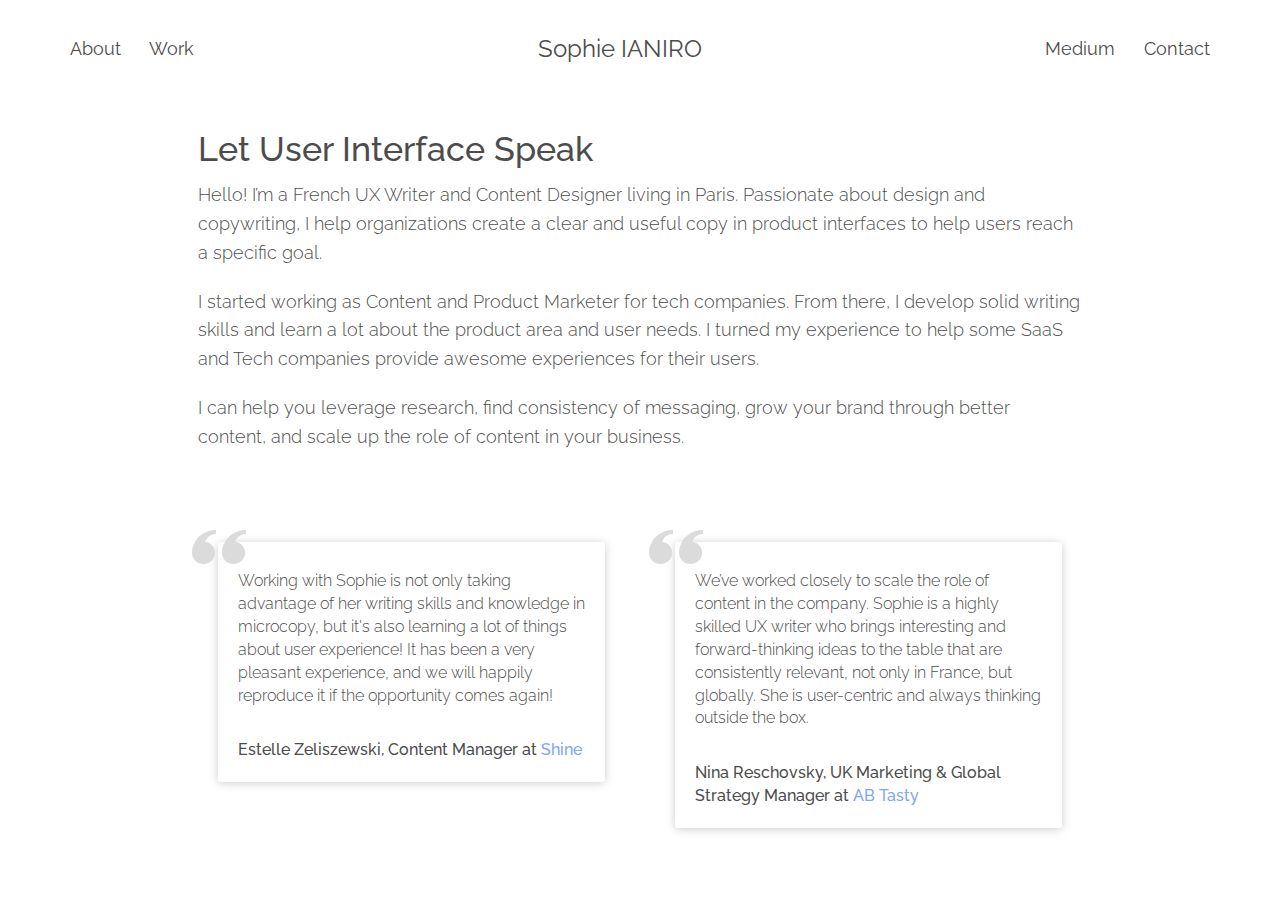
<file: about/index.html>
<!doctype html>
<html>
  <head>
    <!-- Global site tag (gtag.js) - Google Analytics -->
    <script async src="https://www.googletagmanager.com/gtag/js?id=UA-115764305-1"></script>
    <script>
      window.dataLayer = window.dataLayer || [];
      function gtag(){dataLayer.push(arguments);}
      gtag('js', new Date());

      gtag('config', 'UA-115764305-1');
    </script>

    <!-- Meta properties -->
    <meta charset="utf-8">
    <meta http-equiv="x-ua-compatible" content="ie=edge">
    <meta name="viewport"
          content="width=device-width, initial-scale=1, shrink-to-fit=no">
    <!-- Use the title from a page's frontmatter if it has one -->
    <title>Sophie Ianiro - UX Writer and Content Designer</title>
    <meta name="description" content="I help organizations create a clear and useful copy in product interfaces">

    <!-- Facebook Open Graph data -->
    <meta property="og:title" content="Sophie Ianiro - UX Writer and Content Designer" />
    <meta property="og:type" content="website" />
    <meta property="og:url" content="http://www.sophieianiro.com/" />
    <meta property="og:image" content="https://res.cloudinary.com/alexispip/image/upload/c_scale,w_1200/v1544895499/illustration-Sophie-meta.png" />
    <meta property="og:description" content="I help organizations create a clear and useful copy in product interfaces" />
    <meta property="og:site_name" content="Sophie Ianiro - UX Writer and Content Designer" />

    <!-- Twitter Card data -->
    <meta name="twitter:card" content="summary_large_image">
    <meta name="twitter:site" content="@Sophia_niro">
    <meta name="twitter:title" content="Sophie Ianiro - UX Writer and Content Designer">
    <meta name="twitter:description" content="I help organizations create a clear and useful copy in product interfaces">
    <meta name="twitter:creator" content="@Sophia_niro">
    <meta name="twitter:image:src" content="https://res.cloudinary.com/alexispip/image/upload/c_scale,w_1200/v1544895499/illustration-Sophie-meta.png">

    <link href="../stylesheets/application-481fca5a.css" rel="stylesheet" />
    <script src="../javascripts/application-93de88c9.js"></script>
    <link href="../images/favicon.ico" rel="icon" type="image/ico" />
    <link href="https://use.fontawesome.com/releases/v5.0.8/css/all.css" rel="stylesheet">
  </head>
  <body>
    <div class="layout">
      <div class="container">
        <div class="header">
  <div class="header-desktop hidden-xs hidden-sm">
    <div class="left">
      <a href="./" class="left-item nav-link">About</a>
      <a href="../work/" class="left-item nav-link">Work</a>
    </div>
    <div class="center">
      <a href="../" class="center-item">Sophie IANIRO</a>
    </div>
    <div class="right">
      <a href="https://medium.com/@Sianiro" class="right-item" target="_blank">Medium</a>
      <a href="../contact/" class="right-item nav-link">Contact</a>
    </div>
  </div>


  <div class="header-mobile hidden-md hidden-lg">
    <div class="center">
      <a href="../" class="center-item">Sophie IANIRO</a>
    </div>
    <div class="dropdown">
      <i class="fa fa-bars dropdown-toggle" data-toggle="dropdown"></i>
      <ul class="dropdown-menu dropdown-menu-right navbar-wagon-dropdown-menu">
        <li><a href="./">About</a></li>
        <li><a href="../work/">Work</a></li>
        <li class="divider"></li>
        <li><a href="https://medium.com/@Sianiro">Medium</a></li>
        <li><a href="../contact/">Contact</a></li>
      </ul>
    </div>
  </div>
</div>

        <div class="container-inner">
          <!-- <div class="page-section"> -->
  <!-- <div class="page-content"> -->
    <div id="about">
      <h2>
        Let User Interface Speak
      </h2>
      <p>
        Hello! I’m a French UX Writer and Content Designer living in Paris. Passionate about design and copywriting, I help organizations create a clear and useful copy in product interfaces to help users reach a specific goal.
      </p>
      <p>
        I started working as Content and Product Marketer for tech companies. From there, I develop solid writing skills and learn a lot about the product area and user needs. I turned my experience to help some SaaS and Tech companies provide awesome experiences for their users.
      </p>
      <p>
        I can help you leverage research, find consistency of messaging, grow your brand through better content, and scale up the role of content in your business.
      </p>
      <div class="clients-quotes">
        <div class="row">
          <div class="col-sm-6">
            <div class="card card-quote">
              <div class="quote">
                Working with Sophie is not only taking advantage of her writing skills and knowledge in microcopy, but it's also learning a lot of things about user experience! It has been a very pleasant experience, and we will happily reproduce it if the opportunity comes again!
              </div>
              <div class="quote-credentials">
                <span class="client-name">Estelle Zeliszewski</span>, <span class="client-position">Content Manager</span> at <span class="client-company"><a href="https://www.shine.fr/", target="_blank">Shine</a></span>
              </div>
            </div>
          </div>
          <div class="col-sm-6">
            <div class="card card-quote">
              <div class="quote">
                 We’ve worked closely to scale the role of content in the company. Sophie is a highly skilled UX writer who brings interesting and forward-thinking ideas to the table that are consistently relevant, not only in France, but globally. She is user-centric and always thinking outside the box.
              </div>
              <div class="quote-credentials">
                <span class="client-name">Nina Reschovsky</span>, <span class="client-position">UK Marketing & Global Strategy Manager</span> at <span class="client-company"><a href="https://www.shine.fr/", target="_blank">AB Tasty</a></span>
              </div>
            </div>
          </div>
        </div>
      </div>
    </div>
<!--   </div>
</div> -->

        </div>
      </div>
    </div>
  </body>
</html>
</file>
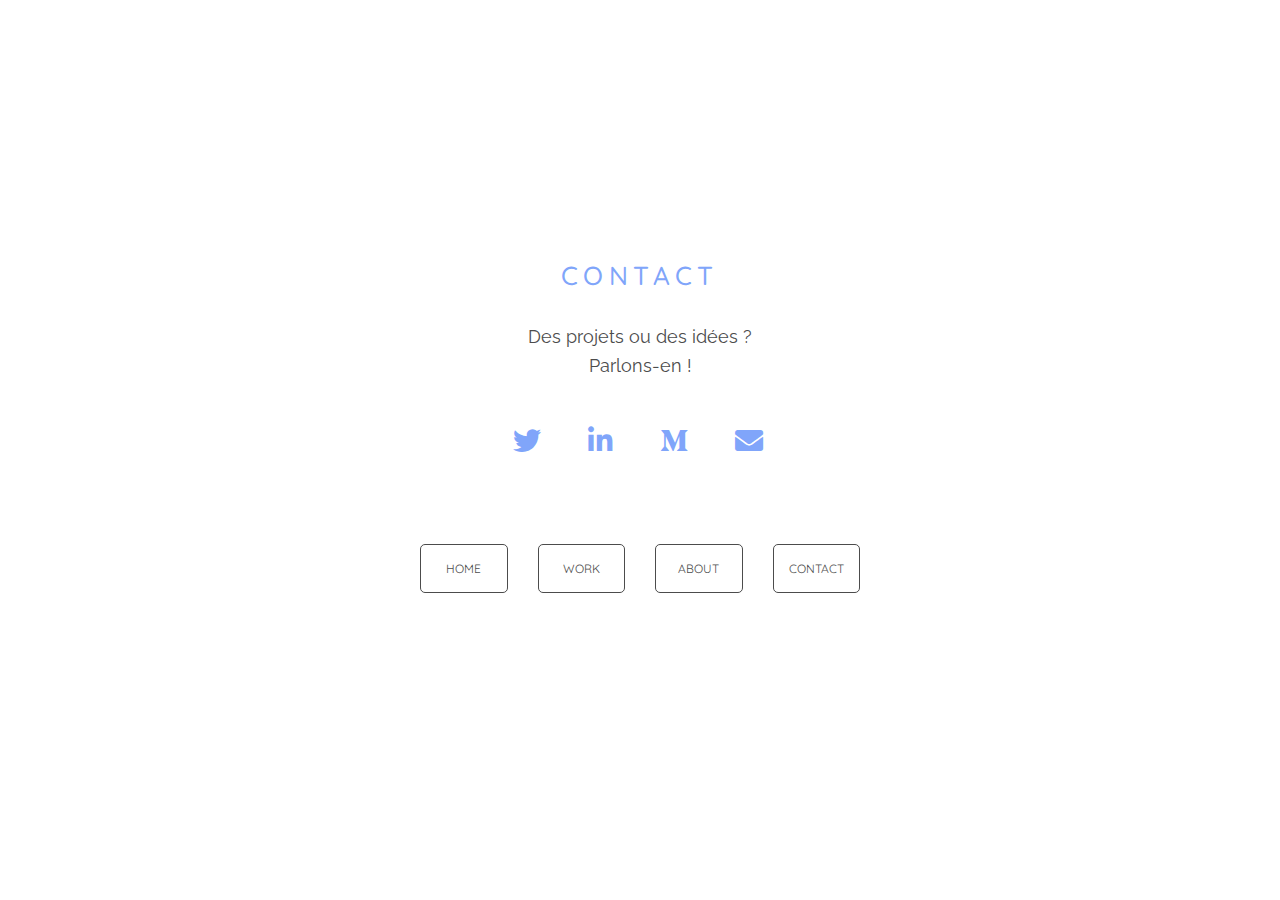
<file: contact.html>
<!doctype html>
<html>
  <head>
    <!-- Global site tag (gtag.js) - Google Analytics -->
    <script async src="https://www.googletagmanager.com/gtag/js?id=UA-115764305-1"></script>
    <script>
      window.dataLayer = window.dataLayer || [];
      function gtag(){dataLayer.push(arguments);}
      gtag('js', new Date());

      gtag('config', 'UA-115764305-1');
    </script>

    <!-- Meta properties -->
    <meta charset="utf-8">
    <meta http-equiv="x-ua-compatible" content="ie=edge">
    <meta name="viewport"
          content="width=device-width, initial-scale=1, shrink-to-fit=no">
    <!-- Use the title from a page's frontmatter if it has one -->
    <title>Sophie Ianiro - Content marketing freelance</title>
    <meta name="description" content="En tant que freelance j'aide les startups à créer ou développer leur stratégie de contenu marketing">

    <!-- Facebook Open Graph data -->
    <meta property="og:title" content="Sophie Ianiro - Content Marketing Freelance" />
    <meta property="og:type" content="website" />
    <meta property="og:url" content="http://www.sophieianiro.com/" />
    <meta property="og:image" content="" />
    <meta property="og:description" content="En tant que freelance j'aide les startups à créer ou développer leur stratégie de contenu marketing" />
    <meta property="og:site_name" content="Sophie Ianiro - Content Marketing Freelance" />

    <!-- Twitter Card data -->
    <meta name="twitter:card" content="summary_large_image">
    <meta name="twitter:site" content="@Sophia_niro">
    <meta name="twitter:title" content="Sophie Ianiro - Content Marketing Freelance">
    <meta name="twitter:description" content="En tant que freelance j'aide les startups à créer ou développer leur stratégie de contenu marketing">
    <meta name="twitter:creator" content="@Sophia_niro">
    <meta name="twitter:image:src" content="">

    <link href="stylesheets/application-327b7e77.css" rel="stylesheet" />
    <script src="javascripts/application-93de88c9.js"></script>
    <link href="images/favicon.ico" rel="icon" type="image/ico" />
    <link href="https://use.fontawesome.com/releases/v5.0.8/css/all.css" rel="stylesheet">
  </head>
  <body>
    <div class="content-wrapper">
      <div style="width: 100%;">
        <div id="contact">
  <div class="contact-content">
    <h1>
      CONTACT
    </h1>
    <div class="content-desc">
      <p>
        Des projets ou des idées ?<br>
        Parlons-en !
      </p>
      <div class="socials">
        <ul class="list-inline">
          <li class="social-item">
            <a href="https://twitter.com/Sophia_niro", target="_blank"><i class="fab fa-twitter"></i></a>
          </li>
          <li class="social-item">
            <a href="https://www.linkedin.com/in/sophie-ianiro/", target="_blank"><i class="fab fa-linkedin-in"></i></a>
          </li>
          <li class="social-item">
            <a href="https://medium.com/@Sophia_niro", target="_blank"><i class="fab fa-medium-m"></i></a>
          </li>
          <li class="social-item">
            <a href="mailto:sophieianiro.pro@gmail.com", target="_blank"><i class="fas fa-envelope"></i></a>
          </li>
        </ul>
      </div>
    </div>
  </div>
</div>

        <div class="navigation text-center">
  <div class="row">
    <div class="col-xs-6 col-md-3">
      <a href="./" class="btn-sophie btn-block">HOME</a>
    </div>
    <div class="col-xs-6 col-md-3">
      <a href="work.html" class="btn-sophie btn-block">WORK</a>
    </div>
    <div class="col-xs-6 col-md-3">
      <a href="about.html" class="btn-sophie btn-block">ABOUT</a>
    </div>
    <div class="col-xs-6 col-md-3">
      <a href="contact.html" class="btn-sophie btn-block">CONTACT</a>
    </div>
  </div>
</div>

      </div>
    </div>
  </body>
</html>
</file>
<file: stylesheets/application-481fca5a.css>
@import url("https://fonts.googleapis.com/css?family=Raleway:300,400,500,600,700)");/*!
 * Bootstrap v3.3.7 (http://getbootstrap.com)
 * Copyright 2011-2016 Twitter, Inc.
 * Licensed under MIT (https://github.com/twbs/bootstrap/blob/master/LICENSE)
 *//*! normalize.css v3.0.3 | MIT License | github.com/necolas/normalize.css */html{font-family:sans-serif;-ms-text-size-adjust:100%;-webkit-text-size-adjust:100%}body{margin:0}article,aside,details,figcaption,figure,footer,header,hgroup,main,menu,nav,section,summary{display:block}audio,canvas,progress,video{display:inline-block;vertical-align:baseline}audio:not([controls]){display:none;height:0}[hidden],template{display:none}a{background-color:transparent}a:active,a:hover{outline:0}abbr[title]{border-bottom:1px dotted}b,strong{font-weight:bold}dfn{font-style:italic}h1{font-size:2em;margin:0.67em 0}mark{background:#ff0;color:#000}small{font-size:80%}sub,sup{font-size:75%;line-height:0;position:relative;vertical-align:baseline}sup{top:-0.5em}sub{bottom:-0.25em}img{border:0}svg:not(:root){overflow:hidden}figure{margin:1em 40px}hr{-webkit-box-sizing:content-box;box-sizing:content-box;height:0}pre{overflow:auto}code,kbd,pre,samp{font-family:monospace, monospace;font-size:1em}button,input,optgroup,select,textarea{color:inherit;font:inherit;margin:0}button{overflow:visible}button,select{text-transform:none}button,html input[type="button"],input[type="reset"],input[type="submit"]{-webkit-appearance:button;cursor:pointer}button[disabled],html input[disabled]{cursor:default}button::-moz-focus-inner,input::-moz-focus-inner{border:0;padding:0}input{line-height:normal}input[type="checkbox"],input[type="radio"]{-webkit-box-sizing:border-box;box-sizing:border-box;padding:0}input[type="number"]::-webkit-inner-spin-button,input[type="number"]::-webkit-outer-spin-button{height:auto}input[type="search"]{-webkit-appearance:textfield;-webkit-box-sizing:content-box;box-sizing:content-box}input[type="search"]::-webkit-search-cancel-button,input[type="search"]::-webkit-search-decoration{-webkit-appearance:none}fieldset{border:1px solid #c0c0c0;margin:0 2px;padding:0.35em 0.625em 0.75em}legend{border:0;padding:0}textarea{overflow:auto}optgroup{font-weight:bold}table{border-collapse:collapse;border-spacing:0}td,th{padding:0}/*! Source: https://github.com/h5bp/html5-boilerplate/blob/master/src/css/main.css */@media print{*,*:before,*:after{background:transparent !important;color:#000 !important;-webkit-box-shadow:none !important;box-shadow:none !important;text-shadow:none !important}a,a:visited{text-decoration:underline}a[href]:after{content:" (" attr(href) ")"}abbr[title]:after{content:" (" attr(title) ")"}a[href^="#"]:after,a[href^="javascript:"]:after{content:""}pre,blockquote{border:1px solid #999;page-break-inside:avoid}thead{display:table-header-group}tr,img{page-break-inside:avoid}img{max-width:100% !important}p,h2,h3{orphans:3;widows:3}h2,h3{page-break-after:avoid}.navbar{display:none}.btn>.caret,.dropup>.btn>.caret{border-top-color:#000 !important}.label{border:1px solid #000}.table{border-collapse:collapse !important}.table td,.table th{background-color:#fff !important}.table-bordered th,.table-bordered td{border:1px solid #ddd !important}}@font-face{font-family:'Glyphicons Halflings';src:url("../assets/bootstrap/glyphicons-halflings-regular-86b6f62b.eot");src:url("../assets/bootstrap/glyphicons-halflings-regular-86b6f62b.eot?#iefix") format("embedded-opentype"),url("../assets/bootstrap/glyphicons-halflings-regular-ca35b697.woff2") format("woff2"),url("../assets/bootstrap/glyphicons-halflings-regular-278e49a8.woff") format("woff"),url("../assets/bootstrap/glyphicons-halflings-regular-44bc1850.ttf") format("truetype"),url("../assets/bootstrap/glyphicons-halflings-regular-de51a849.svg#glyphicons_halflingsregular") format("svg")}.glyphicon{position:relative;top:1px;display:inline-block;font-family:'Glyphicons Halflings';font-style:normal;font-weight:normal;line-height:1;-webkit-font-smoothing:antialiased;-moz-osx-font-smoothing:grayscale}.glyphicon-asterisk:before{content:"\002a"}.glyphicon-plus:before{content:"\002b"}.glyphicon-euro:before,.glyphicon-eur:before{content:"\20ac"}.glyphicon-minus:before{content:"\2212"}.glyphicon-cloud:before{content:"\2601"}.glyphicon-envelope:before{content:"\2709"}.glyphicon-pencil:before{content:"\270f"}.glyphicon-glass:before{content:"\e001"}.glyphicon-music:before{content:"\e002"}.glyphicon-search:before{content:"\e003"}.glyphicon-heart:before{content:"\e005"}.glyphicon-star:before{content:"\e006"}.glyphicon-star-empty:before{content:"\e007"}.glyphicon-user:before{content:"\e008"}.glyphicon-film:before{content:"\e009"}.glyphicon-th-large:before{content:"\e010"}.glyphicon-th:before{content:"\e011"}.glyphicon-th-list:before{content:"\e012"}.glyphicon-ok:before{content:"\e013"}.glyphicon-remove:before{content:"\e014"}.glyphicon-zoom-in:before{content:"\e015"}.glyphicon-zoom-out:before{content:"\e016"}.glyphicon-off:before{content:"\e017"}.glyphicon-signal:before{content:"\e018"}.glyphicon-cog:before{content:"\e019"}.glyphicon-trash:before{content:"\e020"}.glyphicon-home:before{content:"\e021"}.glyphicon-file:before{content:"\e022"}.glyphicon-time:before{content:"\e023"}.glyphicon-road:before{content:"\e024"}.glyphicon-download-alt:before{content:"\e025"}.glyphicon-download:before{content:"\e026"}.glyphicon-upload:before{content:"\e027"}.glyphicon-inbox:before{content:"\e028"}.glyphicon-play-circle:before{content:"\e029"}.glyphicon-repeat:before{content:"\e030"}.glyphicon-refresh:before{content:"\e031"}.glyphicon-list-alt:before{content:"\e032"}.glyphicon-lock:before{content:"\e033"}.glyphicon-flag:before{content:"\e034"}.glyphicon-headphones:before{content:"\e035"}.glyphicon-volume-off:before{content:"\e036"}.glyphicon-volume-down:before{content:"\e037"}.glyphicon-volume-up:before{content:"\e038"}.glyphicon-qrcode:before{content:"\e039"}.glyphicon-barcode:before{content:"\e040"}.glyphicon-tag:before{content:"\e041"}.glyphicon-tags:before{content:"\e042"}.glyphicon-book:before{content:"\e043"}.glyphicon-bookmark:before{content:"\e044"}.glyphicon-print:before{content:"\e045"}.glyphicon-camera:before{content:"\e046"}.glyphicon-font:before{content:"\e047"}.glyphicon-bold:before{content:"\e048"}.glyphicon-italic:before{content:"\e049"}.glyphicon-text-height:before{content:"\e050"}.glyphicon-text-width:before{content:"\e051"}.glyphicon-align-left:before{content:"\e052"}.glyphicon-align-center:before{content:"\e053"}.glyphicon-align-right:before{content:"\e054"}.glyphicon-align-justify:before{content:"\e055"}.glyphicon-list:before{content:"\e056"}.glyphicon-indent-left:before{content:"\e057"}.glyphicon-indent-right:before{content:"\e058"}.glyphicon-facetime-video:before{content:"\e059"}.glyphicon-picture:before{content:"\e060"}.glyphicon-map-marker:before{content:"\e062"}.glyphicon-adjust:before{content:"\e063"}.glyphicon-tint:before{content:"\e064"}.glyphicon-edit:before{content:"\e065"}.glyphicon-share:before{content:"\e066"}.glyphicon-check:before{content:"\e067"}.glyphicon-move:before{content:"\e068"}.glyphicon-step-backward:before{content:"\e069"}.glyphicon-fast-backward:before{content:"\e070"}.glyphicon-backward:before{content:"\e071"}.glyphicon-play:before{content:"\e072"}.glyphicon-pause:before{content:"\e073"}.glyphicon-stop:before{content:"\e074"}.glyphicon-forward:before{content:"\e075"}.glyphicon-fast-forward:before{content:"\e076"}.glyphicon-step-forward:before{content:"\e077"}.glyphicon-eject:before{content:"\e078"}.glyphicon-chevron-left:before{content:"\e079"}.glyphicon-chevron-right:before{content:"\e080"}.glyphicon-plus-sign:before{content:"\e081"}.glyphicon-minus-sign:before{content:"\e082"}.glyphicon-remove-sign:before{content:"\e083"}.glyphicon-ok-sign:before{content:"\e084"}.glyphicon-question-sign:before{content:"\e085"}.glyphicon-info-sign:before{content:"\e086"}.glyphicon-screenshot:before{content:"\e087"}.glyphicon-remove-circle:before{content:"\e088"}.glyphicon-ok-circle:before{content:"\e089"}.glyphicon-ban-circle:before{content:"\e090"}.glyphicon-arrow-left:before{content:"\e091"}.glyphicon-arrow-right:before{content:"\e092"}.glyphicon-arrow-up:before{content:"\e093"}.glyphicon-arrow-down:before{content:"\e094"}.glyphicon-share-alt:before{content:"\e095"}.glyphicon-resize-full:before{content:"\e096"}.glyphicon-resize-small:before{content:"\e097"}.glyphicon-exclamation-sign:before{content:"\e101"}.glyphicon-gift:before{content:"\e102"}.glyphicon-leaf:before{content:"\e103"}.glyphicon-fire:before{content:"\e104"}.glyphicon-eye-open:before{content:"\e105"}.glyphicon-eye-close:before{content:"\e106"}.glyphicon-warning-sign:before{content:"\e107"}.glyphicon-plane:before{content:"\e108"}.glyphicon-calendar:before{content:"\e109"}.glyphicon-random:before{content:"\e110"}.glyphicon-comment:before{content:"\e111"}.glyphicon-magnet:before{content:"\e112"}.glyphicon-chevron-up:before{content:"\e113"}.glyphicon-chevron-down:before{content:"\e114"}.glyphicon-retweet:before{content:"\e115"}.glyphicon-shopping-cart:before{content:"\e116"}.glyphicon-folder-close:before{content:"\e117"}.glyphicon-folder-open:before{content:"\e118"}.glyphicon-resize-vertical:before{content:"\e119"}.glyphicon-resize-horizontal:before{content:"\e120"}.glyphicon-hdd:before{content:"\e121"}.glyphicon-bullhorn:before{content:"\e122"}.glyphicon-bell:before{content:"\e123"}.glyphicon-certificate:before{content:"\e124"}.glyphicon-thumbs-up:before{content:"\e125"}.glyphicon-thumbs-down:before{content:"\e126"}.glyphicon-hand-right:before{content:"\e127"}.glyphicon-hand-left:before{content:"\e128"}.glyphicon-hand-up:before{content:"\e129"}.glyphicon-hand-down:before{content:"\e130"}.glyphicon-circle-arrow-right:before{content:"\e131"}.glyphicon-circle-arrow-left:before{content:"\e132"}.glyphicon-circle-arrow-up:before{content:"\e133"}.glyphicon-circle-arrow-down:before{content:"\e134"}.glyphicon-globe:before{content:"\e135"}.glyphicon-wrench:before{content:"\e136"}.glyphicon-tasks:before{content:"\e137"}.glyphicon-filter:before{content:"\e138"}.glyphicon-briefcase:before{content:"\e139"}.glyphicon-fullscreen:before{content:"\e140"}.glyphicon-dashboard:before{content:"\e141"}.glyphicon-paperclip:before{content:"\e142"}.glyphicon-heart-empty:before{content:"\e143"}.glyphicon-link:before{content:"\e144"}.glyphicon-phone:before{content:"\e145"}.glyphicon-pushpin:before{content:"\e146"}.glyphicon-usd:before{content:"\e148"}.glyphicon-gbp:before{content:"\e149"}.glyphicon-sort:before{content:"\e150"}.glyphicon-sort-by-alphabet:before{content:"\e151"}.glyphicon-sort-by-alphabet-alt:before{content:"\e152"}.glyphicon-sort-by-order:before{content:"\e153"}.glyphicon-sort-by-order-alt:before{content:"\e154"}.glyphicon-sort-by-attributes:before{content:"\e155"}.glyphicon-sort-by-attributes-alt:before{content:"\e156"}.glyphicon-unchecked:before{content:"\e157"}.glyphicon-expand:before{content:"\e158"}.glyphicon-collapse-down:before{content:"\e159"}.glyphicon-collapse-up:before{content:"\e160"}.glyphicon-log-in:before{content:"\e161"}.glyphicon-flash:before{content:"\e162"}.glyphicon-log-out:before{content:"\e163"}.glyphicon-new-window:before{content:"\e164"}.glyphicon-record:before{content:"\e165"}.glyphicon-save:before{content:"\e166"}.glyphicon-open:before{content:"\e167"}.glyphicon-saved:before{content:"\e168"}.glyphicon-import:before{content:"\e169"}.glyphicon-export:before{content:"\e170"}.glyphicon-send:before{content:"\e171"}.glyphicon-floppy-disk:before{content:"\e172"}.glyphicon-floppy-saved:before{content:"\e173"}.glyphicon-floppy-remove:before{content:"\e174"}.glyphicon-floppy-save:before{content:"\e175"}.glyphicon-floppy-open:before{content:"\e176"}.glyphicon-credit-card:before{content:"\e177"}.glyphicon-transfer:before{content:"\e178"}.glyphicon-cutlery:before{content:"\e179"}.glyphicon-header:before{content:"\e180"}.glyphicon-compressed:before{content:"\e181"}.glyphicon-earphone:before{content:"\e182"}.glyphicon-phone-alt:before{content:"\e183"}.glyphicon-tower:before{content:"\e184"}.glyphicon-stats:before{content:"\e185"}.glyphicon-sd-video:before{content:"\e186"}.glyphicon-hd-video:before{content:"\e187"}.glyphicon-subtitles:before{content:"\e188"}.glyphicon-sound-stereo:before{content:"\e189"}.glyphicon-sound-dolby:before{content:"\e190"}.glyphicon-sound-5-1:before{content:"\e191"}.glyphicon-sound-6-1:before{content:"\e192"}.glyphicon-sound-7-1:before{content:"\e193"}.glyphicon-copyright-mark:before{content:"\e194"}.glyphicon-registration-mark:before{content:"\e195"}.glyphicon-cloud-download:before{content:"\e197"}.glyphicon-cloud-upload:before{content:"\e198"}.glyphicon-tree-conifer:before{content:"\e199"}.glyphicon-tree-deciduous:before{content:"\e200"}.glyphicon-cd:before{content:"\e201"}.glyphicon-save-file:before{content:"\e202"}.glyphicon-open-file:before{content:"\e203"}.glyphicon-level-up:before{content:"\e204"}.glyphicon-copy:before{content:"\e205"}.glyphicon-paste:before{content:"\e206"}.glyphicon-alert:before{content:"\e209"}.glyphicon-equalizer:before{content:"\e210"}.glyphicon-king:before{content:"\e211"}.glyphicon-queen:before{content:"\e212"}.glyphicon-pawn:before{content:"\e213"}.glyphicon-bishop:before{content:"\e214"}.glyphicon-knight:before{content:"\e215"}.glyphicon-baby-formula:before{content:"\e216"}.glyphicon-tent:before{content:"\26fa"}.glyphicon-blackboard:before{content:"\e218"}.glyphicon-bed:before{content:"\e219"}.glyphicon-apple:before{content:"\f8ff"}.glyphicon-erase:before{content:"\e221"}.glyphicon-hourglass:before{content:"\231b"}.glyphicon-lamp:before{content:"\e223"}.glyphicon-duplicate:before{content:"\e224"}.glyphicon-piggy-bank:before{content:"\e225"}.glyphicon-scissors:before{content:"\e226"}.glyphicon-bitcoin:before{content:"\e227"}.glyphicon-btc:before{content:"\e227"}.glyphicon-xbt:before{content:"\e227"}.glyphicon-yen:before{content:"\00a5"}.glyphicon-jpy:before{content:"\00a5"}.glyphicon-ruble:before{content:"\20bd"}.glyphicon-rub:before{content:"\20bd"}.glyphicon-scale:before{content:"\e230"}.glyphicon-ice-lolly:before{content:"\e231"}.glyphicon-ice-lolly-tasted:before{content:"\e232"}.glyphicon-education:before{content:"\e233"}.glyphicon-option-horizontal:before{content:"\e234"}.glyphicon-option-vertical:before{content:"\e235"}.glyphicon-menu-hamburger:before{content:"\e236"}.glyphicon-modal-window:before{content:"\e237"}.glyphicon-oil:before{content:"\e238"}.glyphicon-grain:before{content:"\e239"}.glyphicon-sunglasses:before{content:"\e240"}.glyphicon-text-size:before{content:"\e241"}.glyphicon-text-color:before{content:"\e242"}.glyphicon-text-background:before{content:"\e243"}.glyphicon-object-align-top:before{content:"\e244"}.glyphicon-object-align-bottom:before{content:"\e245"}.glyphicon-object-align-horizontal:before{content:"\e246"}.glyphicon-object-align-left:before{content:"\e247"}.glyphicon-object-align-vertical:before{content:"\e248"}.glyphicon-object-align-right:before{content:"\e249"}.glyphicon-triangle-right:before{content:"\e250"}.glyphicon-triangle-left:before{content:"\e251"}.glyphicon-triangle-bottom:before{content:"\e252"}.glyphicon-triangle-top:before{content:"\e253"}.glyphicon-console:before{content:"\e254"}.glyphicon-superscript:before{content:"\e255"}.glyphicon-subscript:before{content:"\e256"}.glyphicon-menu-left:before{content:"\e257"}.glyphicon-menu-right:before{content:"\e258"}.glyphicon-menu-down:before{content:"\e259"}.glyphicon-menu-up:before{content:"\e260"}*{-webkit-box-sizing:border-box;box-sizing:border-box}*:before,*:after{-webkit-box-sizing:border-box;box-sizing:border-box}html{font-size:10px;-webkit-tap-highlight-color:rgba(0,0,0,0)}body{font-family:"Raleway", "Helvetica", "sans-serif";font-size:18px;line-height:1.428571429;color:#7f7f7f;background-color:#F4F4F4}input,button,select,textarea{font-family:inherit;font-size:inherit;line-height:inherit}a{color:#80A5FA;text-decoration:none}a:hover,a:focus{color:#3671f7;text-decoration:underline}a:focus{outline:5px auto -webkit-focus-ring-color;outline-offset:-2px}figure{margin:0}img{vertical-align:middle}.img-responsive{display:block;max-width:100%;height:auto}.img-rounded{border-radius:2px}.img-thumbnail{padding:4px;line-height:1.428571429;background-color:#F4F4F4;border:1px solid #ddd;border-radius:2px;-webkit-transition:all 0.2s ease-in-out;transition:all 0.2s ease-in-out;display:inline-block;max-width:100%;height:auto}.img-circle{border-radius:50%}hr{margin-top:25px;margin-bottom:25px;border:0;border-top:1px solid white}.sr-only{position:absolute;width:1px;height:1px;margin:-1px;padding:0;overflow:hidden;clip:rect(0, 0, 0, 0);border:0}.sr-only-focusable:active,.sr-only-focusable:focus{position:static;width:auto;height:auto;margin:0;overflow:visible;clip:auto}[role="button"]{cursor:pointer}h1,h2,h3,h4,h5,h6,.h1,.h2,.h3,.h4,.h5,.h6{font-family:"Raleway", "Helvetica", "sans-serif";font-weight:500;line-height:1.1;color:inherit}h1 small,h1 .small,h2 small,h2 .small,h3 small,h3 .small,h4 small,h4 .small,h5 small,h5 .small,h6 small,h6 .small,.h1 small,.h1 .small,.h2 small,.h2 .small,.h3 small,.h3 .small,.h4 small,.h4 .small,.h5 small,.h5 .small,.h6 small,.h6 .small{font-weight:normal;line-height:1;color:#c3c3c3}h1,.h1,h2,.h2,h3,.h3{margin-top:25px;margin-bottom:12.5px}h1 small,h1 .small,.h1 small,.h1 .small,h2 small,h2 .small,.h2 small,.h2 .small,h3 small,h3 .small,.h3 small,.h3 .small{font-size:65%}h4,.h4,h5,.h5,h6,.h6{margin-top:12.5px;margin-bottom:12.5px}h4 small,h4 .small,.h4 small,.h4 .small,h5 small,h5 .small,.h5 small,.h5 .small,h6 small,h6 .small,.h6 small,.h6 .small{font-size:75%}h1,.h1{font-size:42px}h2,.h2{font-size:34px}h3,.h3{font-size:26px}h4,.h4{font-size:23px}h5,.h5{font-size:18px}h6,.h6{font-size:16px}p{margin:0 0 12.5px}.lead{margin-bottom:25px;font-size:20px;font-weight:300;line-height:1.4}@media (min-width: 768px){.lead{font-size:27px}}small,.small{font-size:88%}mark,.mark{background-color:#fcf8e3;padding:.2em}.text-left{text-align:left}.text-right{text-align:right}.text-center{text-align:center}.text-justify{text-align:justify}.text-nowrap{white-space:nowrap}.text-lowercase{text-transform:lowercase}.text-uppercase,.initialism{text-transform:uppercase}.text-capitalize{text-transform:capitalize}.text-muted{color:#c3c3c3}.text-primary{color:#80A5FA}a.text-primary:hover,a.text-primary:focus{color:#4f82f8}.text-success{color:#3c763d}a.text-success:hover,a.text-success:focus{color:#2b542c}.text-info{color:#31708f}a.text-info:hover,a.text-info:focus{color:#245269}.text-warning{color:#8a6d3b}a.text-warning:hover,a.text-warning:focus{color:#66512c}.text-danger{color:#a94442}a.text-danger:hover,a.text-danger:focus{color:#843534}.bg-primary{color:#fff}.bg-primary{background-color:#80A5FA}a.bg-primary:hover,a.bg-primary:focus{background-color:#4f82f8}.bg-success{background-color:#dff0d8}a.bg-success:hover,a.bg-success:focus{background-color:#c1e2b3}.bg-info{background-color:#d9edf7}a.bg-info:hover,a.bg-info:focus{background-color:#afd9ee}.bg-warning{background-color:#fcf8e3}a.bg-warning:hover,a.bg-warning:focus{background-color:#f7ecb5}.bg-danger{background-color:#f2dede}a.bg-danger:hover,a.bg-danger:focus{background-color:#e4b9b9}.page-header{padding-bottom:11.5px;margin:50px 0 25px;border-bottom:1px solid white}ul,ol{margin-top:0;margin-bottom:12.5px}ul ul,ul ol,ol ul,ol ol{margin-bottom:0}.list-unstyled{padding-left:0;list-style:none}.list-inline{padding-left:0;list-style:none;margin-left:-5px}.list-inline>li{display:inline-block;padding-left:5px;padding-right:5px}dl{margin-top:0;margin-bottom:25px}dt,dd{line-height:1.428571429}dt{font-weight:bold}dd{margin-left:0}.dl-horizontal dd:before,.dl-horizontal dd:after{content:" ";display:table}.dl-horizontal dd:after{clear:both}@media (min-width: 768px){.dl-horizontal dt{float:left;width:160px;clear:left;text-align:right;overflow:hidden;text-overflow:ellipsis;white-space:nowrap}.dl-horizontal dd{margin-left:180px}}abbr[title],abbr[data-original-title]{cursor:help;border-bottom:1px dotted #c3c3c3}.initialism{font-size:90%}blockquote{padding:12.5px 25px;margin:0 0 25px;font-size:22.5px;border-left:5px solid white}blockquote p:last-child,blockquote ul:last-child,blockquote ol:last-child{margin-bottom:0}blockquote footer,blockquote small,blockquote .small{display:block;font-size:80%;line-height:1.428571429;color:#c3c3c3}blockquote footer:before,blockquote small:before,blockquote .small:before{content:'\2014 \00A0'}.blockquote-reverse,blockquote.pull-right{padding-right:15px;padding-left:0;border-right:5px solid white;border-left:0;text-align:right}.blockquote-reverse footer:before,.blockquote-reverse small:before,.blockquote-reverse .small:before,blockquote.pull-right footer:before,blockquote.pull-right small:before,blockquote.pull-right .small:before{content:''}.blockquote-reverse footer:after,.blockquote-reverse small:after,.blockquote-reverse .small:after,blockquote.pull-right footer:after,blockquote.pull-right small:after,blockquote.pull-right .small:after{content:'\00A0 \2014'}address{margin-bottom:25px;font-style:normal;line-height:1.428571429}code,kbd,pre,samp{font-family:Menlo, Monaco, Consolas, "Courier New", monospace}code{padding:2px 4px;font-size:90%;color:#c7254e;background-color:#f9f2f4;border-radius:2px}kbd{padding:2px 4px;font-size:90%;color:#fff;background-color:#333;border-radius:2px;-webkit-box-shadow:inset 0 -1px 0 rgba(0,0,0,0.25);box-shadow:inset 0 -1px 0 rgba(0,0,0,0.25)}kbd kbd{padding:0;font-size:100%;font-weight:bold;-webkit-box-shadow:none;box-shadow:none}pre{display:block;padding:12px;margin:0 0 12.5px;font-size:17px;line-height:1.428571429;word-break:break-all;word-wrap:break-word;color:#7f7f7f;background-color:#f5f5f5;border:1px solid #ccc;border-radius:2px}pre code{padding:0;font-size:inherit;color:inherit;white-space:pre-wrap;background-color:transparent;border-radius:0}.pre-scrollable{max-height:340px;overflow-y:scroll}.container{margin-right:auto;margin-left:auto;padding-left:15px;padding-right:15px}.container:before,.container:after{content:" ";display:table}.container:after{clear:both}@media (min-width: 768px){.container{width:750px}}@media (min-width: 992px){.container{width:970px}}@media (min-width: 1200px){.container{width:1170px}}.container-fluid{margin-right:auto;margin-left:auto;padding-left:15px;padding-right:15px}.container-fluid:before,.container-fluid:after{content:" ";display:table}.container-fluid:after{clear:both}.row{margin-left:-15px;margin-right:-15px}.row:before,.row:after{content:" ";display:table}.row:after{clear:both}.col-xs-1,.col-sm-1,.col-md-1,.col-lg-1,.col-xs-2,.col-sm-2,.col-md-2,.col-lg-2,.col-xs-3,.col-sm-3,.col-md-3,.col-lg-3,.col-xs-4,.col-sm-4,.col-md-4,.col-lg-4,.col-xs-5,.col-sm-5,.col-md-5,.col-lg-5,.col-xs-6,.col-sm-6,.col-md-6,.col-lg-6,.col-xs-7,.col-sm-7,.col-md-7,.col-lg-7,.col-xs-8,.col-sm-8,.col-md-8,.col-lg-8,.col-xs-9,.col-sm-9,.col-md-9,.col-lg-9,.col-xs-10,.col-sm-10,.col-md-10,.col-lg-10,.col-xs-11,.col-sm-11,.col-md-11,.col-lg-11,.col-xs-12,.col-sm-12,.col-md-12,.col-lg-12{position:relative;min-height:1px;padding-left:15px;padding-right:15px}.col-xs-1,.col-xs-2,.col-xs-3,.col-xs-4,.col-xs-5,.col-xs-6,.col-xs-7,.col-xs-8,.col-xs-9,.col-xs-10,.col-xs-11,.col-xs-12{float:left}.col-xs-1{width:8.3333333333%}.col-xs-2{width:16.6666666667%}.col-xs-3{width:25%}.col-xs-4{width:33.3333333333%}.col-xs-5{width:41.6666666667%}.col-xs-6{width:50%}.col-xs-7{width:58.3333333333%}.col-xs-8{width:66.6666666667%}.col-xs-9{width:75%}.col-xs-10{width:83.3333333333%}.col-xs-11{width:91.6666666667%}.col-xs-12{width:100%}.col-xs-pull-0{right:auto}.col-xs-pull-1{right:8.3333333333%}.col-xs-pull-2{right:16.6666666667%}.col-xs-pull-3{right:25%}.col-xs-pull-4{right:33.3333333333%}.col-xs-pull-5{right:41.6666666667%}.col-xs-pull-6{right:50%}.col-xs-pull-7{right:58.3333333333%}.col-xs-pull-8{right:66.6666666667%}.col-xs-pull-9{right:75%}.col-xs-pull-10{right:83.3333333333%}.col-xs-pull-11{right:91.6666666667%}.col-xs-pull-12{right:100%}.col-xs-push-0{left:auto}.col-xs-push-1{left:8.3333333333%}.col-xs-push-2{left:16.6666666667%}.col-xs-push-3{left:25%}.col-xs-push-4{left:33.3333333333%}.col-xs-push-5{left:41.6666666667%}.col-xs-push-6{left:50%}.col-xs-push-7{left:58.3333333333%}.col-xs-push-8{left:66.6666666667%}.col-xs-push-9{left:75%}.col-xs-push-10{left:83.3333333333%}.col-xs-push-11{left:91.6666666667%}.col-xs-push-12{left:100%}.col-xs-offset-0{margin-left:0%}.col-xs-offset-1{margin-left:8.3333333333%}.col-xs-offset-2{margin-left:16.6666666667%}.col-xs-offset-3{margin-left:25%}.col-xs-offset-4{margin-left:33.3333333333%}.col-xs-offset-5{margin-left:41.6666666667%}.col-xs-offset-6{margin-left:50%}.col-xs-offset-7{margin-left:58.3333333333%}.col-xs-offset-8{margin-left:66.6666666667%}.col-xs-offset-9{margin-left:75%}.col-xs-offset-10{margin-left:83.3333333333%}.col-xs-offset-11{margin-left:91.6666666667%}.col-xs-offset-12{margin-left:100%}@media (min-width: 768px){.col-sm-1,.col-sm-2,.col-sm-3,.col-sm-4,.col-sm-5,.col-sm-6,.col-sm-7,.col-sm-8,.col-sm-9,.col-sm-10,.col-sm-11,.col-sm-12{float:left}.col-sm-1{width:8.3333333333%}.col-sm-2{width:16.6666666667%}.col-sm-3{width:25%}.col-sm-4{width:33.3333333333%}.col-sm-5{width:41.6666666667%}.col-sm-6{width:50%}.col-sm-7{width:58.3333333333%}.col-sm-8{width:66.6666666667%}.col-sm-9{width:75%}.col-sm-10{width:83.3333333333%}.col-sm-11{width:91.6666666667%}.col-sm-12{width:100%}.col-sm-pull-0{right:auto}.col-sm-pull-1{right:8.3333333333%}.col-sm-pull-2{right:16.6666666667%}.col-sm-pull-3{right:25%}.col-sm-pull-4{right:33.3333333333%}.col-sm-pull-5{right:41.6666666667%}.col-sm-pull-6{right:50%}.col-sm-pull-7{right:58.3333333333%}.col-sm-pull-8{right:66.6666666667%}.col-sm-pull-9{right:75%}.col-sm-pull-10{right:83.3333333333%}.col-sm-pull-11{right:91.6666666667%}.col-sm-pull-12{right:100%}.col-sm-push-0{left:auto}.col-sm-push-1{left:8.3333333333%}.col-sm-push-2{left:16.6666666667%}.col-sm-push-3{left:25%}.col-sm-push-4{left:33.3333333333%}.col-sm-push-5{left:41.6666666667%}.col-sm-push-6{left:50%}.col-sm-push-7{left:58.3333333333%}.col-sm-push-8{left:66.6666666667%}.col-sm-push-9{left:75%}.col-sm-push-10{left:83.3333333333%}.col-sm-push-11{left:91.6666666667%}.col-sm-push-12{left:100%}.col-sm-offset-0{margin-left:0%}.col-sm-offset-1{margin-left:8.3333333333%}.col-sm-offset-2{margin-left:16.6666666667%}.col-sm-offset-3{margin-left:25%}.col-sm-offset-4{margin-left:33.3333333333%}.col-sm-offset-5{margin-left:41.6666666667%}.col-sm-offset-6{margin-left:50%}.col-sm-offset-7{margin-left:58.3333333333%}.col-sm-offset-8{margin-left:66.6666666667%}.col-sm-offset-9{margin-left:75%}.col-sm-offset-10{margin-left:83.3333333333%}.col-sm-offset-11{margin-left:91.6666666667%}.col-sm-offset-12{margin-left:100%}}@media (min-width: 992px){.col-md-1,.col-md-2,.col-md-3,.col-md-4,.col-md-5,.col-md-6,.col-md-7,.col-md-8,.col-md-9,.col-md-10,.col-md-11,.col-md-12{float:left}.col-md-1{width:8.3333333333%}.col-md-2{width:16.6666666667%}.col-md-3{width:25%}.col-md-4{width:33.3333333333%}.col-md-5{width:41.6666666667%}.col-md-6{width:50%}.col-md-7{width:58.3333333333%}.col-md-8{width:66.6666666667%}.col-md-9{width:75%}.col-md-10{width:83.3333333333%}.col-md-11{width:91.6666666667%}.col-md-12{width:100%}.col-md-pull-0{right:auto}.col-md-pull-1{right:8.3333333333%}.col-md-pull-2{right:16.6666666667%}.col-md-pull-3{right:25%}.col-md-pull-4{right:33.3333333333%}.col-md-pull-5{right:41.6666666667%}.col-md-pull-6{right:50%}.col-md-pull-7{right:58.3333333333%}.col-md-pull-8{right:66.6666666667%}.col-md-pull-9{right:75%}.col-md-pull-10{right:83.3333333333%}.col-md-pull-11{right:91.6666666667%}.col-md-pull-12{right:100%}.col-md-push-0{left:auto}.col-md-push-1{left:8.3333333333%}.col-md-push-2{left:16.6666666667%}.col-md-push-3{left:25%}.col-md-push-4{left:33.3333333333%}.col-md-push-5{left:41.6666666667%}.col-md-push-6{left:50%}.col-md-push-7{left:58.3333333333%}.col-md-push-8{left:66.6666666667%}.col-md-push-9{left:75%}.col-md-push-10{left:83.3333333333%}.col-md-push-11{left:91.6666666667%}.col-md-push-12{left:100%}.col-md-offset-0{margin-left:0%}.col-md-offset-1{margin-left:8.3333333333%}.col-md-offset-2{margin-left:16.6666666667%}.col-md-offset-3{margin-left:25%}.col-md-offset-4{margin-left:33.3333333333%}.col-md-offset-5{margin-left:41.6666666667%}.col-md-offset-6{margin-left:50%}.col-md-offset-7{margin-left:58.3333333333%}.col-md-offset-8{margin-left:66.6666666667%}.col-md-offset-9{margin-left:75%}.col-md-offset-10{margin-left:83.3333333333%}.col-md-offset-11{margin-left:91.6666666667%}.col-md-offset-12{margin-left:100%}}@media (min-width: 1200px){.col-lg-1,.col-lg-2,.col-lg-3,.col-lg-4,.col-lg-5,.col-lg-6,.col-lg-7,.col-lg-8,.col-lg-9,.col-lg-10,.col-lg-11,.col-lg-12{float:left}.col-lg-1{width:8.3333333333%}.col-lg-2{width:16.6666666667%}.col-lg-3{width:25%}.col-lg-4{width:33.3333333333%}.col-lg-5{width:41.6666666667%}.col-lg-6{width:50%}.col-lg-7{width:58.3333333333%}.col-lg-8{width:66.6666666667%}.col-lg-9{width:75%}.col-lg-10{width:83.3333333333%}.col-lg-11{width:91.6666666667%}.col-lg-12{width:100%}.col-lg-pull-0{right:auto}.col-lg-pull-1{right:8.3333333333%}.col-lg-pull-2{right:16.6666666667%}.col-lg-pull-3{right:25%}.col-lg-pull-4{right:33.3333333333%}.col-lg-pull-5{right:41.6666666667%}.col-lg-pull-6{right:50%}.col-lg-pull-7{right:58.3333333333%}.col-lg-pull-8{right:66.6666666667%}.col-lg-pull-9{right:75%}.col-lg-pull-10{right:83.3333333333%}.col-lg-pull-11{right:91.6666666667%}.col-lg-pull-12{right:100%}.col-lg-push-0{left:auto}.col-lg-push-1{left:8.3333333333%}.col-lg-push-2{left:16.6666666667%}.col-lg-push-3{left:25%}.col-lg-push-4{left:33.3333333333%}.col-lg-push-5{left:41.6666666667%}.col-lg-push-6{left:50%}.col-lg-push-7{left:58.3333333333%}.col-lg-push-8{left:66.6666666667%}.col-lg-push-9{left:75%}.col-lg-push-10{left:83.3333333333%}.col-lg-push-11{left:91.6666666667%}.col-lg-push-12{left:100%}.col-lg-offset-0{margin-left:0%}.col-lg-offset-1{margin-left:8.3333333333%}.col-lg-offset-2{margin-left:16.6666666667%}.col-lg-offset-3{margin-left:25%}.col-lg-offset-4{margin-left:33.3333333333%}.col-lg-offset-5{margin-left:41.6666666667%}.col-lg-offset-6{margin-left:50%}.col-lg-offset-7{margin-left:58.3333333333%}.col-lg-offset-8{margin-left:66.6666666667%}.col-lg-offset-9{margin-left:75%}.col-lg-offset-10{margin-left:83.3333333333%}.col-lg-offset-11{margin-left:91.6666666667%}.col-lg-offset-12{margin-left:100%}}table{background-color:transparent}caption{padding-top:8px;padding-bottom:8px;color:#c3c3c3;text-align:left}th{text-align:left}.table{width:100%;max-width:100%;margin-bottom:25px}.table>thead>tr>th,.table>thead>tr>td,.table>tbody>tr>th,.table>tbody>tr>td,.table>tfoot>tr>th,.table>tfoot>tr>td{padding:8px;line-height:1.428571429;vertical-align:top;border-top:1px solid #ddd}.table>thead>tr>th{vertical-align:bottom;border-bottom:2px solid #ddd}.table>caption+thead>tr:first-child>th,.table>caption+thead>tr:first-child>td,.table>colgroup+thead>tr:first-child>th,.table>colgroup+thead>tr:first-child>td,.table>thead:first-child>tr:first-child>th,.table>thead:first-child>tr:first-child>td{border-top:0}.table>tbody+tbody{border-top:2px solid #ddd}.table .table{background-color:#F4F4F4}.table-condensed>thead>tr>th,.table-condensed>thead>tr>td,.table-condensed>tbody>tr>th,.table-condensed>tbody>tr>td,.table-condensed>tfoot>tr>th,.table-condensed>tfoot>tr>td{padding:5px}.table-bordered{border:1px solid #ddd}.table-bordered>thead>tr>th,.table-bordered>thead>tr>td,.table-bordered>tbody>tr>th,.table-bordered>tbody>tr>td,.table-bordered>tfoot>tr>th,.table-bordered>tfoot>tr>td{border:1px solid #ddd}.table-bordered>thead>tr>th,.table-bordered>thead>tr>td{border-bottom-width:2px}.table-striped>tbody>tr:nth-of-type(odd){background-color:#f9f9f9}.table-hover>tbody>tr:hover{background-color:#f5f5f5}table col[class*="col-"]{position:static;float:none;display:table-column}table td[class*="col-"],table th[class*="col-"]{position:static;float:none;display:table-cell}.table>thead>tr>td.active,.table>thead>tr>th.active,.table>thead>tr.active>td,.table>thead>tr.active>th,.table>tbody>tr>td.active,.table>tbody>tr>th.active,.table>tbody>tr.active>td,.table>tbody>tr.active>th,.table>tfoot>tr>td.active,.table>tfoot>tr>th.active,.table>tfoot>tr.active>td,.table>tfoot>tr.active>th{background-color:#f5f5f5}.table-hover>tbody>tr>td.active:hover,.table-hover>tbody>tr>th.active:hover,.table-hover>tbody>tr.active:hover>td,.table-hover>tbody>tr:hover>.active,.table-hover>tbody>tr.active:hover>th{background-color:#e8e8e8}.table>thead>tr>td.success,.table>thead>tr>th.success,.table>thead>tr.success>td,.table>thead>tr.success>th,.table>tbody>tr>td.success,.table>tbody>tr>th.success,.table>tbody>tr.success>td,.table>tbody>tr.success>th,.table>tfoot>tr>td.success,.table>tfoot>tr>th.success,.table>tfoot>tr.success>td,.table>tfoot>tr.success>th{background-color:#dff0d8}.table-hover>tbody>tr>td.success:hover,.table-hover>tbody>tr>th.success:hover,.table-hover>tbody>tr.success:hover>td,.table-hover>tbody>tr:hover>.success,.table-hover>tbody>tr.success:hover>th{background-color:#d0e9c6}.table>thead>tr>td.info,.table>thead>tr>th.info,.table>thead>tr.info>td,.table>thead>tr.info>th,.table>tbody>tr>td.info,.table>tbody>tr>th.info,.table>tbody>tr.info>td,.table>tbody>tr.info>th,.table>tfoot>tr>td.info,.table>tfoot>tr>th.info,.table>tfoot>tr.info>td,.table>tfoot>tr.info>th{background-color:#d9edf7}.table-hover>tbody>tr>td.info:hover,.table-hover>tbody>tr>th.info:hover,.table-hover>tbody>tr.info:hover>td,.table-hover>tbody>tr:hover>.info,.table-hover>tbody>tr.info:hover>th{background-color:#c4e3f3}.table>thead>tr>td.warning,.table>thead>tr>th.warning,.table>thead>tr.warning>td,.table>thead>tr.warning>th,.table>tbody>tr>td.warning,.table>tbody>tr>th.warning,.table>tbody>tr.warning>td,.table>tbody>tr.warning>th,.table>tfoot>tr>td.warning,.table>tfoot>tr>th.warning,.table>tfoot>tr.warning>td,.table>tfoot>tr.warning>th{background-color:#fcf8e3}.table-hover>tbody>tr>td.warning:hover,.table-hover>tbody>tr>th.warning:hover,.table-hover>tbody>tr.warning:hover>td,.table-hover>tbody>tr:hover>.warning,.table-hover>tbody>tr.warning:hover>th{background-color:#faf2cc}.table>thead>tr>td.danger,.table>thead>tr>th.danger,.table>thead>tr.danger>td,.table>thead>tr.danger>th,.table>tbody>tr>td.danger,.table>tbody>tr>th.danger,.table>tbody>tr.danger>td,.table>tbody>tr.danger>th,.table>tfoot>tr>td.danger,.table>tfoot>tr>th.danger,.table>tfoot>tr.danger>td,.table>tfoot>tr.danger>th{background-color:#f2dede}.table-hover>tbody>tr>td.danger:hover,.table-hover>tbody>tr>th.danger:hover,.table-hover>tbody>tr.danger:hover>td,.table-hover>tbody>tr:hover>.danger,.table-hover>tbody>tr.danger:hover>th{background-color:#ebcccc}.table-responsive{overflow-x:auto;min-height:0.01%}@media screen and (max-width: 767px){.table-responsive{width:100%;margin-bottom:18.75px;overflow-y:hidden;-ms-overflow-style:-ms-autohiding-scrollbar;border:1px solid #ddd}.table-responsive>.table{margin-bottom:0}.table-responsive>.table>thead>tr>th,.table-responsive>.table>thead>tr>td,.table-responsive>.table>tbody>tr>th,.table-responsive>.table>tbody>tr>td,.table-responsive>.table>tfoot>tr>th,.table-responsive>.table>tfoot>tr>td{white-space:nowrap}.table-responsive>.table-bordered{border:0}.table-responsive>.table-bordered>thead>tr>th:first-child,.table-responsive>.table-bordered>thead>tr>td:first-child,.table-responsive>.table-bordered>tbody>tr>th:first-child,.table-responsive>.table-bordered>tbody>tr>td:first-child,.table-responsive>.table-bordered>tfoot>tr>th:first-child,.table-responsive>.table-bordered>tfoot>tr>td:first-child{border-left:0}.table-responsive>.table-bordered>thead>tr>th:last-child,.table-responsive>.table-bordered>thead>tr>td:last-child,.table-responsive>.table-bordered>tbody>tr>th:last-child,.table-responsive>.table-bordered>tbody>tr>td:last-child,.table-responsive>.table-bordered>tfoot>tr>th:last-child,.table-responsive>.table-bordered>tfoot>tr>td:last-child{border-right:0}.table-responsive>.table-bordered>tbody>tr:last-child>th,.table-responsive>.table-bordered>tbody>tr:last-child>td,.table-responsive>.table-bordered>tfoot>tr:last-child>th,.table-responsive>.table-bordered>tfoot>tr:last-child>td{border-bottom:0}}fieldset{padding:0;margin:0;border:0;min-width:0}legend{display:block;width:100%;padding:0;margin-bottom:25px;font-size:27px;line-height:inherit;color:#7f7f7f;border:0;border-bottom:1px solid #e5e5e5}label{display:inline-block;max-width:100%;margin-bottom:5px;font-weight:bold}input[type="search"]{-webkit-box-sizing:border-box;box-sizing:border-box}input[type="radio"],input[type="checkbox"]{margin:4px 0 0;margin-top:1px \9;line-height:normal}input[type="file"]{display:block}input[type="range"]{display:block;width:100%}select[multiple],select[size]{height:auto}input[type="file"]:focus,input[type="radio"]:focus,input[type="checkbox"]:focus{outline:5px auto -webkit-focus-ring-color;outline-offset:-2px}output{display:block;padding-top:7px;font-size:18px;line-height:1.428571429;color:#4c4c4c}.form-control{display:block;width:100%;height:39px;padding:6px 12px;font-size:18px;line-height:1.428571429;color:#4c4c4c;background-color:#fff;background-image:none;border:1px solid #ccc;border-radius:2px;-webkit-box-shadow:inset 0 1px 1px rgba(0,0,0,0.075);box-shadow:inset 0 1px 1px rgba(0,0,0,0.075);-webkit-transition:border-color ease-in-out 0.15s, box-shadow ease-in-out 0.15s;-webkit-transition:border-color ease-in-out 0.15s, -webkit-box-shadow ease-in-out 0.15s;transition:border-color ease-in-out 0.15s, -webkit-box-shadow ease-in-out 0.15s;transition:border-color ease-in-out 0.15s, box-shadow ease-in-out 0.15s;transition:border-color ease-in-out 0.15s, box-shadow ease-in-out 0.15s, -webkit-box-shadow ease-in-out 0.15s}.form-control:focus{border-color:#66afe9;outline:0;-webkit-box-shadow:inset 0 1px 1px rgba(0,0,0,0.075),0 0 8px rgba(102,175,233,0.6);box-shadow:inset 0 1px 1px rgba(0,0,0,0.075),0 0 8px rgba(102,175,233,0.6)}.form-control::-moz-placeholder{color:#999;opacity:1}.form-control:-ms-input-placeholder{color:#999}.form-control::-webkit-input-placeholder{color:#999}.form-control::-ms-expand{border:0;background-color:transparent}.form-control[disabled],.form-control[readonly],fieldset[disabled] .form-control{background-color:white;opacity:1}.form-control[disabled],fieldset[disabled] .form-control{cursor:not-allowed}textarea.form-control{height:auto}input[type="search"]{-webkit-appearance:none}@media screen and (-webkit-min-device-pixel-ratio: 0){input[type="date"].form-control,input[type="time"].form-control,input[type="datetime-local"].form-control,input[type="month"].form-control{line-height:39px}input[type="date"].input-sm,.input-group-sm>input[type="date"].form-control,.input-group-sm>input[type="date"].input-group-addon,.input-group-sm>.input-group-btn>input[type="date"].btn,.input-group-sm input[type="date"],input[type="time"].input-sm,.input-group-sm>input[type="time"].form-control,.input-group-sm>input[type="time"].input-group-addon,.input-group-sm>.input-group-btn>input[type="time"].btn,.input-group-sm input[type="time"],input[type="datetime-local"].input-sm,.input-group-sm>input[type="datetime-local"].form-control,.input-group-sm>input[type="datetime-local"].input-group-addon,.input-group-sm>.input-group-btn>input[type="datetime-local"].btn,.input-group-sm input[type="datetime-local"],input[type="month"].input-sm,.input-group-sm>input[type="month"].form-control,.input-group-sm>input[type="month"].input-group-addon,.input-group-sm>.input-group-btn>input[type="month"].btn,.input-group-sm input[type="month"]{line-height:36px}input[type="date"].input-lg,.input-group-lg>input[type="date"].form-control,.input-group-lg>input[type="date"].input-group-addon,.input-group-lg>.input-group-btn>input[type="date"].btn,.input-group-lg input[type="date"],input[type="time"].input-lg,.input-group-lg>input[type="time"].form-control,.input-group-lg>input[type="time"].input-group-addon,.input-group-lg>.input-group-btn>input[type="time"].btn,.input-group-lg input[type="time"],input[type="datetime-local"].input-lg,.input-group-lg>input[type="datetime-local"].form-control,.input-group-lg>input[type="datetime-local"].input-group-addon,.input-group-lg>.input-group-btn>input[type="datetime-local"].btn,.input-group-lg input[type="datetime-local"],input[type="month"].input-lg,.input-group-lg>input[type="month"].form-control,.input-group-lg>input[type="month"].input-group-addon,.input-group-lg>.input-group-btn>input[type="month"].btn,.input-group-lg input[type="month"]{line-height:53px}}.form-group{margin-bottom:15px}.radio,.checkbox{position:relative;display:block;margin-top:10px;margin-bottom:10px}.radio label,.checkbox label{min-height:25px;padding-left:20px;margin-bottom:0;font-weight:normal;cursor:pointer}.radio input[type="radio"],.radio-inline input[type="radio"],.checkbox input[type="checkbox"],.checkbox-inline input[type="checkbox"]{position:absolute;margin-left:-20px;margin-top:4px \9}.radio+.radio,.checkbox+.checkbox{margin-top:-5px}.radio-inline,.checkbox-inline{position:relative;display:inline-block;padding-left:20px;margin-bottom:0;vertical-align:middle;font-weight:normal;cursor:pointer}.radio-inline+.radio-inline,.checkbox-inline+.checkbox-inline{margin-top:0;margin-left:10px}input[type="radio"][disabled],input[type="radio"].disabled,fieldset[disabled] input[type="radio"],input[type="checkbox"][disabled],input[type="checkbox"].disabled,fieldset[disabled] input[type="checkbox"]{cursor:not-allowed}.radio-inline.disabled,fieldset[disabled] .radio-inline,.checkbox-inline.disabled,fieldset[disabled] .checkbox-inline{cursor:not-allowed}.radio.disabled label,fieldset[disabled] .radio label,.checkbox.disabled label,fieldset[disabled] .checkbox label{cursor:not-allowed}.form-control-static{padding-top:7px;padding-bottom:7px;margin-bottom:0;min-height:43px}.form-control-static.input-lg,.input-group-lg>.form-control-static.form-control,.input-group-lg>.form-control-static.input-group-addon,.input-group-lg>.input-group-btn>.form-control-static.btn,.form-control-static.input-sm,.input-group-sm>.form-control-static.form-control,.input-group-sm>.form-control-static.input-group-addon,.input-group-sm>.input-group-btn>.form-control-static.btn{padding-left:0;padding-right:0}.input-sm,.input-group-sm>.form-control,.input-group-sm>.input-group-addon,.input-group-sm>.input-group-btn>.btn{height:36px;padding:5px 10px;font-size:16px;line-height:1.5;border-radius:2px}select.input-sm,.input-group-sm>select.form-control,.input-group-sm>select.input-group-addon,.input-group-sm>.input-group-btn>select.btn{height:36px;line-height:36px}textarea.input-sm,.input-group-sm>textarea.form-control,.input-group-sm>textarea.input-group-addon,.input-group-sm>.input-group-btn>textarea.btn,select[multiple].input-sm,.input-group-sm>select[multiple].form-control,.input-group-sm>select[multiple].input-group-addon,.input-group-sm>.input-group-btn>select[multiple].btn{height:auto}.form-group-sm .form-control{height:36px;padding:5px 10px;font-size:16px;line-height:1.5;border-radius:2px}.form-group-sm select.form-control{height:36px;line-height:36px}.form-group-sm textarea.form-control,.form-group-sm select[multiple].form-control{height:auto}.form-group-sm .form-control-static{height:36px;min-height:41px;padding:6px 10px;font-size:16px;line-height:1.5}.input-lg,.input-group-lg>.form-control,.input-group-lg>.input-group-addon,.input-group-lg>.input-group-btn>.btn{height:53px;padding:10px 16px;font-size:23px;line-height:1.3333333;border-radius:2px}select.input-lg,.input-group-lg>select.form-control,.input-group-lg>select.input-group-addon,.input-group-lg>.input-group-btn>select.btn{height:53px;line-height:53px}textarea.input-lg,.input-group-lg>textarea.form-control,.input-group-lg>textarea.input-group-addon,.input-group-lg>.input-group-btn>textarea.btn,select[multiple].input-lg,.input-group-lg>select[multiple].form-control,.input-group-lg>select[multiple].input-group-addon,.input-group-lg>.input-group-btn>select[multiple].btn{height:auto}.form-group-lg .form-control{height:53px;padding:10px 16px;font-size:23px;line-height:1.3333333;border-radius:2px}.form-group-lg select.form-control{height:53px;line-height:53px}.form-group-lg textarea.form-control,.form-group-lg select[multiple].form-control{height:auto}.form-group-lg .form-control-static{height:53px;min-height:48px;padding:11px 16px;font-size:23px;line-height:1.3333333}.has-feedback{position:relative}.has-feedback .form-control{padding-right:48.75px}.form-control-feedback{position:absolute;top:0;right:0;z-index:2;display:block;width:39px;height:39px;line-height:39px;text-align:center;pointer-events:none}.input-lg+.form-control-feedback,.input-group-lg>.form-control+.form-control-feedback,.input-group-lg>.input-group-addon+.form-control-feedback,.input-group-lg>.input-group-btn>.btn+.form-control-feedback,.input-group-lg+.form-control-feedback,.form-group-lg .form-control+.form-control-feedback{width:53px;height:53px;line-height:53px}.input-sm+.form-control-feedback,.input-group-sm>.form-control+.form-control-feedback,.input-group-sm>.input-group-addon+.form-control-feedback,.input-group-sm>.input-group-btn>.btn+.form-control-feedback,.input-group-sm+.form-control-feedback,.form-group-sm .form-control+.form-control-feedback{width:36px;height:36px;line-height:36px}.has-success .help-block,.has-success .control-label,.has-success .radio,.has-success .checkbox,.has-success .radio-inline,.has-success .checkbox-inline,.has-success.radio label,.has-success.checkbox label,.has-success.radio-inline label,.has-success.checkbox-inline label{color:#3c763d}.has-success .form-control{border-color:#3c763d;-webkit-box-shadow:inset 0 1px 1px rgba(0,0,0,0.075);box-shadow:inset 0 1px 1px rgba(0,0,0,0.075)}.has-success .form-control:focus{border-color:#2b542c;-webkit-box-shadow:inset 0 1px 1px rgba(0,0,0,0.075),0 0 6px #67b168;box-shadow:inset 0 1px 1px rgba(0,0,0,0.075),0 0 6px #67b168}.has-success .input-group-addon{color:#3c763d;border-color:#3c763d;background-color:#dff0d8}.has-success .form-control-feedback{color:#3c763d}.has-warning .help-block,.has-warning .control-label,.has-warning .radio,.has-warning .checkbox,.has-warning .radio-inline,.has-warning .checkbox-inline,.has-warning.radio label,.has-warning.checkbox label,.has-warning.radio-inline label,.has-warning.checkbox-inline label{color:#8a6d3b}.has-warning .form-control{border-color:#8a6d3b;-webkit-box-shadow:inset 0 1px 1px rgba(0,0,0,0.075);box-shadow:inset 0 1px 1px rgba(0,0,0,0.075)}.has-warning .form-control:focus{border-color:#66512c;-webkit-box-shadow:inset 0 1px 1px rgba(0,0,0,0.075),0 0 6px #c0a16b;box-shadow:inset 0 1px 1px rgba(0,0,0,0.075),0 0 6px #c0a16b}.has-warning .input-group-addon{color:#8a6d3b;border-color:#8a6d3b;background-color:#fcf8e3}.has-warning .form-control-feedback{color:#8a6d3b}.has-error .help-block,.has-error .control-label,.has-error .radio,.has-error .checkbox,.has-error .radio-inline,.has-error .checkbox-inline,.has-error.radio label,.has-error.checkbox label,.has-error.radio-inline label,.has-error.checkbox-inline label{color:#a94442}.has-error .form-control{border-color:#a94442;-webkit-box-shadow:inset 0 1px 1px rgba(0,0,0,0.075);box-shadow:inset 0 1px 1px rgba(0,0,0,0.075)}.has-error .form-control:focus{border-color:#843534;-webkit-box-shadow:inset 0 1px 1px rgba(0,0,0,0.075),0 0 6px #ce8483;box-shadow:inset 0 1px 1px rgba(0,0,0,0.075),0 0 6px #ce8483}.has-error .input-group-addon{color:#a94442;border-color:#a94442;background-color:#f2dede}.has-error .form-control-feedback{color:#a94442}.has-feedback label ~ .form-control-feedback{top:30px}.has-feedback label.sr-only ~ .form-control-feedback{top:0}.help-block{display:block;margin-top:5px;margin-bottom:10px;color:#bfbfbf}@media (min-width: 768px){.form-inline .form-group{display:inline-block;margin-bottom:0;vertical-align:middle}.form-inline .form-control{display:inline-block;width:auto;vertical-align:middle}.form-inline .form-control-static{display:inline-block}.form-inline .input-group{display:inline-table;vertical-align:middle}.form-inline .input-group .input-group-addon,.form-inline .input-group .input-group-btn,.form-inline .input-group .form-control{width:auto}.form-inline .input-group>.form-control{width:100%}.form-inline .control-label{margin-bottom:0;vertical-align:middle}.form-inline .radio,.form-inline .checkbox{display:inline-block;margin-top:0;margin-bottom:0;vertical-align:middle}.form-inline .radio label,.form-inline .checkbox label{padding-left:0}.form-inline .radio input[type="radio"],.form-inline .checkbox input[type="checkbox"]{position:relative;margin-left:0}.form-inline .has-feedback .form-control-feedback{top:0}}.form-horizontal .radio,.form-horizontal .checkbox,.form-horizontal .radio-inline,.form-horizontal .checkbox-inline{margin-top:0;margin-bottom:0;padding-top:7px}.form-horizontal .radio,.form-horizontal .checkbox{min-height:32px}.form-horizontal .form-group{margin-left:-15px;margin-right:-15px}.form-horizontal .form-group:before,.form-horizontal .form-group:after{content:" ";display:table}.form-horizontal .form-group:after{clear:both}@media (min-width: 768px){.form-horizontal .control-label{text-align:right;margin-bottom:0;padding-top:7px}}.form-horizontal .has-feedback .form-control-feedback{right:15px}@media (min-width: 768px){.form-horizontal .form-group-lg .control-label{padding-top:11px;font-size:23px}}@media (min-width: 768px){.form-horizontal .form-group-sm .control-label{padding-top:6px;font-size:16px}}.btn{display:inline-block;margin-bottom:0;font-weight:normal;text-align:center;vertical-align:middle;-ms-touch-action:manipulation;touch-action:manipulation;cursor:pointer;background-image:none;border:1px solid transparent;white-space:nowrap;padding:6px 12px;font-size:18px;line-height:1.428571429;border-radius:2px;-webkit-user-select:none;-moz-user-select:none;-ms-user-select:none;user-select:none}.btn:focus,.btn.focus,.btn:active:focus,.btn:active.focus,.btn.active:focus,.btn.active.focus{outline:5px auto -webkit-focus-ring-color;outline-offset:-2px}.btn:hover,.btn:focus,.btn.focus{color:#333;text-decoration:none}.btn:active,.btn.active{outline:0;background-image:none;-webkit-box-shadow:inset 0 3px 5px rgba(0,0,0,0.125);box-shadow:inset 0 3px 5px rgba(0,0,0,0.125)}.btn.disabled,.btn[disabled],fieldset[disabled] .btn{cursor:not-allowed;opacity:0.65;filter:alpha(opacity=65);-webkit-box-shadow:none;box-shadow:none}a.btn.disabled,fieldset[disabled] a.btn{pointer-events:none}.btn-default{color:#333;background-color:#fff;border-color:#ccc}.btn-default:focus,.btn-default.focus{color:#333;background-color:#e6e6e6;border-color:#8c8c8c}.btn-default:hover{color:#333;background-color:#e6e6e6;border-color:#adadad}.btn-default:active,.btn-default.active,.open>.btn-default.dropdown-toggle{color:#333;background-color:#e6e6e6;border-color:#adadad}.btn-default:active:hover,.btn-default:active:focus,.btn-default:active.focus,.btn-default.active:hover,.btn-default.active:focus,.btn-default.active.focus,.open>.btn-default.dropdown-toggle:hover,.open>.btn-default.dropdown-toggle:focus,.open>.btn-default.dropdown-toggle.focus{color:#333;background-color:#d4d4d4;border-color:#8c8c8c}.btn-default:active,.btn-default.active,.open>.btn-default.dropdown-toggle{background-image:none}.btn-default.disabled:hover,.btn-default.disabled:focus,.btn-default.disabled.focus,.btn-default[disabled]:hover,.btn-default[disabled]:focus,.btn-default[disabled].focus,fieldset[disabled] .btn-default:hover,fieldset[disabled] .btn-default:focus,fieldset[disabled] .btn-default.focus{background-color:#fff;border-color:#ccc}.btn-default .badge{color:#fff;background-color:#333}.btn-primary{color:#fff;background-color:#80A5FA;border-color:#6794f9}.btn-primary:focus,.btn-primary.focus{color:#fff;background-color:#4f82f8;border-color:#0948d8}.btn-primary:hover{color:#fff;background-color:#4f82f8;border-color:#2d6af7}.btn-primary:active,.btn-primary.active,.open>.btn-primary.dropdown-toggle{color:#fff;background-color:#4f82f8;border-color:#2d6af7}.btn-primary:active:hover,.btn-primary:active:focus,.btn-primary:active.focus,.btn-primary.active:hover,.btn-primary.active:focus,.btn-primary.active.focus,.open>.btn-primary.dropdown-toggle:hover,.open>.btn-primary.dropdown-toggle:focus,.open>.btn-primary.dropdown-toggle.focus{color:#fff;background-color:#2d6af7;border-color:#0948d8}.btn-primary:active,.btn-primary.active,.open>.btn-primary.dropdown-toggle{background-image:none}.btn-primary.disabled:hover,.btn-primary.disabled:focus,.btn-primary.disabled.focus,.btn-primary[disabled]:hover,.btn-primary[disabled]:focus,.btn-primary[disabled].focus,fieldset[disabled] .btn-primary:hover,fieldset[disabled] .btn-primary:focus,fieldset[disabled] .btn-primary.focus{background-color:#80A5FA;border-color:#6794f9}.btn-primary .badge{color:#80A5FA;background-color:#fff}.btn-success{color:#fff;background-color:#32B796;border-color:#2da386}.btn-success:focus,.btn-success.focus{color:#fff;background-color:#278f75;border-color:#113f34}.btn-success:hover{color:#fff;background-color:#278f75;border-color:#1f735e}.btn-success:active,.btn-success.active,.open>.btn-success.dropdown-toggle{color:#fff;background-color:#278f75;border-color:#1f735e}.btn-success:active:hover,.btn-success:active:focus,.btn-success:active.focus,.btn-success.active:hover,.btn-success.active:focus,.btn-success.active.focus,.open>.btn-success.dropdown-toggle:hover,.open>.btn-success.dropdown-toggle:focus,.open>.btn-success.dropdown-toggle.focus{color:#fff;background-color:#1f735e;border-color:#113f34}.btn-success:active,.btn-success.active,.open>.btn-success.dropdown-toggle{background-image:none}.btn-success.disabled:hover,.btn-success.disabled:focus,.btn-success.disabled.focus,.btn-success[disabled]:hover,.btn-success[disabled]:focus,.btn-success[disabled].focus,fieldset[disabled] .btn-success:hover,fieldset[disabled] .btn-success:focus,fieldset[disabled] .btn-success.focus{background-color:#32B796;border-color:#2da386}.btn-success .badge{color:#32B796;background-color:#fff}.btn-info{color:#fff;background-color:#FDB631;border-color:#fdad18}.btn-info:focus,.btn-info.focus{color:#fff;background-color:#f9a302;border-color:#946101}.btn-info:hover{color:#fff;background-color:#f9a302;border-color:#d58c02}.btn-info:active,.btn-info.active,.open>.btn-info.dropdown-toggle{color:#fff;background-color:#f9a302;border-color:#d58c02}.btn-info:active:hover,.btn-info:active:focus,.btn-info:active.focus,.btn-info.active:hover,.btn-info.active:focus,.btn-info.active.focus,.open>.btn-info.dropdown-toggle:hover,.open>.btn-info.dropdown-toggle:focus,.open>.btn-info.dropdown-toggle.focus{color:#fff;background-color:#d58c02;border-color:#946101}.btn-info:active,.btn-info.active,.open>.btn-info.dropdown-toggle{background-image:none}.btn-info.disabled:hover,.btn-info.disabled:focus,.btn-info.disabled.focus,.btn-info[disabled]:hover,.btn-info[disabled]:focus,.btn-info[disabled].focus,fieldset[disabled] .btn-info:hover,fieldset[disabled] .btn-info:focus,fieldset[disabled] .btn-info.focus{background-color:#FDB631;border-color:#fdad18}.btn-info .badge{color:#FDB631;background-color:#fff}.btn-warning{color:#fff;background-color:#E67E22;border-color:#d67118}.btn-warning:focus,.btn-warning.focus{color:#fff;background-color:#bf6516;border-color:#64350b}.btn-warning:hover{color:#fff;background-color:#bf6516;border-color:#9f5412}.btn-warning:active,.btn-warning.active,.open>.btn-warning.dropdown-toggle{color:#fff;background-color:#bf6516;border-color:#9f5412}.btn-warning:active:hover,.btn-warning:active:focus,.btn-warning:active.focus,.btn-warning.active:hover,.btn-warning.active:focus,.btn-warning.active.focus,.open>.btn-warning.dropdown-toggle:hover,.open>.btn-warning.dropdown-toggle:focus,.open>.btn-warning.dropdown-toggle.focus{color:#fff;background-color:#9f5412;border-color:#64350b}.btn-warning:active,.btn-warning.active,.open>.btn-warning.dropdown-toggle{background-image:none}.btn-warning.disabled:hover,.btn-warning.disabled:focus,.btn-warning.disabled.focus,.btn-warning[disabled]:hover,.btn-warning[disabled]:focus,.btn-warning[disabled].focus,fieldset[disabled] .btn-warning:hover,fieldset[disabled] .btn-warning:focus,fieldset[disabled] .btn-warning.focus{background-color:#E67E22;border-color:#d67118}.btn-warning .badge{color:#E67E22;background-color:#fff}.btn-danger{color:#fff;background-color:#EE5F5B;border-color:#ec4844}.btn-danger:focus,.btn-danger.focus{color:#fff;background-color:#e9322d;border-color:#9f1411}.btn-danger:hover{color:#fff;background-color:#e9322d;border-color:#dc1c17}.btn-danger:active,.btn-danger.active,.open>.btn-danger.dropdown-toggle{color:#fff;background-color:#e9322d;border-color:#dc1c17}.btn-danger:active:hover,.btn-danger:active:focus,.btn-danger:active.focus,.btn-danger.active:hover,.btn-danger.active:focus,.btn-danger.active.focus,.open>.btn-danger.dropdown-toggle:hover,.open>.btn-danger.dropdown-toggle:focus,.open>.btn-danger.dropdown-toggle.focus{color:#fff;background-color:#dc1c17;border-color:#9f1411}.btn-danger:active,.btn-danger.active,.open>.btn-danger.dropdown-toggle{background-image:none}.btn-danger.disabled:hover,.btn-danger.disabled:focus,.btn-danger.disabled.focus,.btn-danger[disabled]:hover,.btn-danger[disabled]:focus,.btn-danger[disabled].focus,fieldset[disabled] .btn-danger:hover,fieldset[disabled] .btn-danger:focus,fieldset[disabled] .btn-danger.focus{background-color:#EE5F5B;border-color:#ec4844}.btn-danger .badge{color:#EE5F5B;background-color:#fff}.btn-link{color:#80A5FA;font-weight:normal;border-radius:0}.btn-link,.btn-link:active,.btn-link.active,.btn-link[disabled],fieldset[disabled] .btn-link{background-color:transparent;-webkit-box-shadow:none;box-shadow:none}.btn-link,.btn-link:hover,.btn-link:focus,.btn-link:active{border-color:transparent}.btn-link:hover,.btn-link:focus{color:#3671f7;text-decoration:underline;background-color:transparent}.btn-link[disabled]:hover,.btn-link[disabled]:focus,fieldset[disabled] .btn-link:hover,fieldset[disabled] .btn-link:focus{color:#c3c3c3;text-decoration:none}.btn-lg,.btn-group-lg>.btn{padding:10px 16px;font-size:23px;line-height:1.3333333;border-radius:2px}.btn-sm,.btn-group-sm>.btn{padding:5px 10px;font-size:16px;line-height:1.5;border-radius:2px}.btn-xs,.btn-group-xs>.btn{padding:1px 5px;font-size:16px;line-height:1.5;border-radius:2px}.btn-block{display:block;width:100%}.btn-block+.btn-block{margin-top:5px}input[type="submit"].btn-block,input[type="reset"].btn-block,input[type="button"].btn-block{width:100%}.fade{opacity:0;-webkit-transition:opacity 0.15s linear;transition:opacity 0.15s linear}.fade.in{opacity:1}.collapse{display:none}.collapse.in{display:block}tr.collapse.in{display:table-row}tbody.collapse.in{display:table-row-group}.collapsing{position:relative;height:0;overflow:hidden;-webkit-transition-property:height, visibility;transition-property:height, visibility;-webkit-transition-duration:0.35s;transition-duration:0.35s;-webkit-transition-timing-function:ease;transition-timing-function:ease}.caret{display:inline-block;width:0;height:0;margin-left:2px;vertical-align:middle;border-top:4px dashed;border-top:4px solid \9;border-right:4px solid transparent;border-left:4px solid transparent}.dropup,.dropdown{position:relative}.dropdown-toggle:focus{outline:0}.dropdown-menu{position:absolute;top:100%;left:0;z-index:1000;display:none;float:left;min-width:160px;padding:5px 0;margin:2px 0 0;list-style:none;font-size:18px;text-align:left;background-color:#fff;border:1px solid #ccc;border:1px solid rgba(0,0,0,0.15);border-radius:2px;-webkit-box-shadow:0 6px 12px rgba(0,0,0,0.175);box-shadow:0 6px 12px rgba(0,0,0,0.175);background-clip:padding-box}.dropdown-menu.pull-right{right:0;left:auto}.dropdown-menu .divider{height:1px;margin:11.5px 0;overflow:hidden;background-color:#e5e5e5}.dropdown-menu>li>a{display:block;padding:3px 20px;clear:both;font-weight:normal;line-height:1.428571429;color:#7f7f7f;white-space:nowrap}.dropdown-menu>li>a:hover,.dropdown-menu>li>a:focus{text-decoration:none;color:#727272;background-color:#f5f5f5}.dropdown-menu>.active>a,.dropdown-menu>.active>a:hover,.dropdown-menu>.active>a:focus{color:#fff;text-decoration:none;outline:0;background-color:#80A5FA}.dropdown-menu>.disabled>a,.dropdown-menu>.disabled>a:hover,.dropdown-menu>.disabled>a:focus{color:#c3c3c3}.dropdown-menu>.disabled>a:hover,.dropdown-menu>.disabled>a:focus{text-decoration:none;background-color:transparent;background-image:none;filter:progid:DXImageTransform.Microsoft.gradient(enabled = false);cursor:not-allowed}.open>.dropdown-menu{display:block}.open>a{outline:0}.dropdown-menu-right{left:auto;right:0}.dropdown-menu-left{left:0;right:auto}.dropdown-header{display:block;padding:3px 20px;font-size:16px;line-height:1.428571429;color:#c3c3c3;white-space:nowrap}.dropdown-backdrop{position:fixed;left:0;right:0;bottom:0;top:0;z-index:990}.pull-right>.dropdown-menu{right:0;left:auto}.dropup .caret,.navbar-fixed-bottom .dropdown .caret{border-top:0;border-bottom:4px dashed;border-bottom:4px solid \9;content:""}.dropup .dropdown-menu,.navbar-fixed-bottom .dropdown .dropdown-menu{top:auto;bottom:100%;margin-bottom:2px}@media (min-width: 768px){.navbar-right .dropdown-menu{right:0;left:auto}.navbar-right .dropdown-menu-left{left:0;right:auto}}.btn-group,.btn-group-vertical{position:relative;display:inline-block;vertical-align:middle}.btn-group>.btn,.btn-group-vertical>.btn{position:relative;float:left}.btn-group>.btn:hover,.btn-group>.btn:focus,.btn-group>.btn:active,.btn-group>.btn.active,.btn-group-vertical>.btn:hover,.btn-group-vertical>.btn:focus,.btn-group-vertical>.btn:active,.btn-group-vertical>.btn.active{z-index:2}.btn-group .btn+.btn,.btn-group .btn+.btn-group,.btn-group .btn-group+.btn,.btn-group .btn-group+.btn-group{margin-left:-1px}.btn-toolbar{margin-left:-5px}.btn-toolbar:before,.btn-toolbar:after{content:" ";display:table}.btn-toolbar:after{clear:both}.btn-toolbar .btn,.btn-toolbar .btn-group,.btn-toolbar .input-group{float:left}.btn-toolbar>.btn,.btn-toolbar>.btn-group,.btn-toolbar>.input-group{margin-left:5px}.btn-group>.btn:not(:first-child):not(:last-child):not(.dropdown-toggle){border-radius:0}.btn-group>.btn:first-child{margin-left:0}.btn-group>.btn:first-child:not(:last-child):not(.dropdown-toggle){border-bottom-right-radius:0;border-top-right-radius:0}.btn-group>.btn:last-child:not(:first-child),.btn-group>.dropdown-toggle:not(:first-child){border-bottom-left-radius:0;border-top-left-radius:0}.btn-group>.btn-group{float:left}.btn-group>.btn-group:not(:first-child):not(:last-child)>.btn{border-radius:0}.btn-group>.btn-group:first-child:not(:last-child)>.btn:last-child,.btn-group>.btn-group:first-child:not(:last-child)>.dropdown-toggle{border-bottom-right-radius:0;border-top-right-radius:0}.btn-group>.btn-group:last-child:not(:first-child)>.btn:first-child{border-bottom-left-radius:0;border-top-left-radius:0}.btn-group .dropdown-toggle:active,.btn-group.open .dropdown-toggle{outline:0}.btn-group>.btn+.dropdown-toggle{padding-left:8px;padding-right:8px}.btn-group>.btn-lg+.dropdown-toggle,.btn-group-lg.btn-group>.btn+.dropdown-toggle{padding-left:12px;padding-right:12px}.btn-group.open .dropdown-toggle{-webkit-box-shadow:inset 0 3px 5px rgba(0,0,0,0.125);box-shadow:inset 0 3px 5px rgba(0,0,0,0.125)}.btn-group.open .dropdown-toggle.btn-link{-webkit-box-shadow:none;box-shadow:none}.btn .caret{margin-left:0}.btn-lg .caret,.btn-group-lg>.btn .caret{border-width:5px 5px 0;border-bottom-width:0}.dropup .btn-lg .caret,.dropup .btn-group-lg>.btn .caret{border-width:0 5px 5px}.btn-group-vertical>.btn,.btn-group-vertical>.btn-group,.btn-group-vertical>.btn-group>.btn{display:block;float:none;width:100%;max-width:100%}.btn-group-vertical>.btn-group:before,.btn-group-vertical>.btn-group:after{content:" ";display:table}.btn-group-vertical>.btn-group:after{clear:both}.btn-group-vertical>.btn-group>.btn{float:none}.btn-group-vertical>.btn+.btn,.btn-group-vertical>.btn+.btn-group,.btn-group-vertical>.btn-group+.btn,.btn-group-vertical>.btn-group+.btn-group{margin-top:-1px;margin-left:0}.btn-group-vertical>.btn:not(:first-child):not(:last-child){border-radius:0}.btn-group-vertical>.btn:first-child:not(:last-child){border-top-right-radius:2px;border-top-left-radius:2px;border-bottom-right-radius:0;border-bottom-left-radius:0}.btn-group-vertical>.btn:last-child:not(:first-child){border-top-right-radius:0;border-top-left-radius:0;border-bottom-right-radius:2px;border-bottom-left-radius:2px}.btn-group-vertical>.btn-group:not(:first-child):not(:last-child)>.btn{border-radius:0}.btn-group-vertical>.btn-group:first-child:not(:last-child)>.btn:last-child,.btn-group-vertical>.btn-group:first-child:not(:last-child)>.dropdown-toggle{border-bottom-right-radius:0;border-bottom-left-radius:0}.btn-group-vertical>.btn-group:last-child:not(:first-child)>.btn:first-child{border-top-right-radius:0;border-top-left-radius:0}.btn-group-justified{display:table;width:100%;table-layout:fixed;border-collapse:separate}.btn-group-justified>.btn,.btn-group-justified>.btn-group{float:none;display:table-cell;width:1%}.btn-group-justified>.btn-group .btn{width:100%}.btn-group-justified>.btn-group .dropdown-menu{left:auto}[data-toggle="buttons"]>.btn input[type="radio"],[data-toggle="buttons"]>.btn input[type="checkbox"],[data-toggle="buttons"]>.btn-group>.btn input[type="radio"],[data-toggle="buttons"]>.btn-group>.btn input[type="checkbox"]{position:absolute;clip:rect(0, 0, 0, 0);pointer-events:none}.input-group{position:relative;display:table;border-collapse:separate}.input-group[class*="col-"]{float:none;padding-left:0;padding-right:0}.input-group .form-control{position:relative;z-index:2;float:left;width:100%;margin-bottom:0}.input-group .form-control:focus{z-index:3}.input-group-addon,.input-group-btn,.input-group .form-control{display:table-cell}.input-group-addon:not(:first-child):not(:last-child),.input-group-btn:not(:first-child):not(:last-child),.input-group .form-control:not(:first-child):not(:last-child){border-radius:0}.input-group-addon,.input-group-btn{width:1%;white-space:nowrap;vertical-align:middle}.input-group-addon{padding:6px 12px;font-size:18px;font-weight:normal;line-height:1;color:#4c4c4c;text-align:center;background-color:white;border:1px solid #ccc;border-radius:2px}.input-group-addon.input-sm,.input-group-sm>.input-group-addon,.input-group-sm>.input-group-btn>.input-group-addon.btn{padding:5px 10px;font-size:16px;border-radius:2px}.input-group-addon.input-lg,.input-group-lg>.input-group-addon,.input-group-lg>.input-group-btn>.input-group-addon.btn{padding:10px 16px;font-size:23px;border-radius:2px}.input-group-addon input[type="radio"],.input-group-addon input[type="checkbox"]{margin-top:0}.input-group .form-control:first-child,.input-group-addon:first-child,.input-group-btn:first-child>.btn,.input-group-btn:first-child>.btn-group>.btn,.input-group-btn:first-child>.dropdown-toggle,.input-group-btn:last-child>.btn:not(:last-child):not(.dropdown-toggle),.input-group-btn:last-child>.btn-group:not(:last-child)>.btn{border-bottom-right-radius:0;border-top-right-radius:0}.input-group-addon:first-child{border-right:0}.input-group .form-control:last-child,.input-group-addon:last-child,.input-group-btn:last-child>.btn,.input-group-btn:last-child>.btn-group>.btn,.input-group-btn:last-child>.dropdown-toggle,.input-group-btn:first-child>.btn:not(:first-child),.input-group-btn:first-child>.btn-group:not(:first-child)>.btn{border-bottom-left-radius:0;border-top-left-radius:0}.input-group-addon:last-child{border-left:0}.input-group-btn{position:relative;font-size:0;white-space:nowrap}.input-group-btn>.btn{position:relative}.input-group-btn>.btn+.btn{margin-left:-1px}.input-group-btn>.btn:hover,.input-group-btn>.btn:focus,.input-group-btn>.btn:active{z-index:2}.input-group-btn:first-child>.btn,.input-group-btn:first-child>.btn-group{margin-right:-1px}.input-group-btn:last-child>.btn,.input-group-btn:last-child>.btn-group{z-index:2;margin-left:-1px}.nav{margin-bottom:0;padding-left:0;list-style:none}.nav:before,.nav:after{content:" ";display:table}.nav:after{clear:both}.nav>li{position:relative;display:block}.nav>li>a{position:relative;display:block;padding:10px 15px}.nav>li>a:hover,.nav>li>a:focus{text-decoration:none;background-color:white}.nav>li.disabled>a{color:#c3c3c3}.nav>li.disabled>a:hover,.nav>li.disabled>a:focus{color:#c3c3c3;text-decoration:none;background-color:transparent;cursor:not-allowed}.nav .open>a,.nav .open>a:hover,.nav .open>a:focus{background-color:white;border-color:#80A5FA}.nav .nav-divider{height:1px;margin:11.5px 0;overflow:hidden;background-color:#e5e5e5}.nav>li>a>img{max-width:none}.nav-tabs{border-bottom:1px solid #ddd}.nav-tabs>li{float:left;margin-bottom:-1px}.nav-tabs>li>a{margin-right:2px;line-height:1.428571429;border:1px solid transparent;border-radius:2px 2px 0 0}.nav-tabs>li>a:hover{border-color:white white #ddd}.nav-tabs>li.active>a,.nav-tabs>li.active>a:hover,.nav-tabs>li.active>a:focus{color:#4c4c4c;background-color:#F4F4F4;border:1px solid #ddd;border-bottom-color:transparent;cursor:default}.nav-pills>li{float:left}.nav-pills>li>a{border-radius:2px}.nav-pills>li+li{margin-left:2px}.nav-pills>li.active>a,.nav-pills>li.active>a:hover,.nav-pills>li.active>a:focus{color:#fff;background-color:#80A5FA}.nav-stacked>li{float:none}.nav-stacked>li+li{margin-top:2px;margin-left:0}.nav-justified,.nav-tabs.nav-justified{width:100%}.nav-justified>li,.nav-tabs.nav-justified>li{float:none}.nav-justified>li>a,.nav-tabs.nav-justified>li>a{text-align:center;margin-bottom:5px}.nav-justified>.dropdown .dropdown-menu{top:auto;left:auto}@media (min-width: 768px){.nav-justified>li,.nav-tabs.nav-justified>li{display:table-cell;width:1%}.nav-justified>li>a,.nav-tabs.nav-justified>li>a{margin-bottom:0}}.nav-tabs-justified,.nav-tabs.nav-justified{border-bottom:0}.nav-tabs-justified>li>a,.nav-tabs.nav-justified>li>a{margin-right:0;border-radius:2px}.nav-tabs-justified>.active>a,.nav-tabs.nav-justified>.active>a,.nav-tabs-justified>.active>a:hover,.nav-tabs.nav-justified>.active>a:hover,.nav-tabs-justified>.active>a:focus,.nav-tabs.nav-justified>.active>a:focus{border:1px solid #ddd}@media (min-width: 768px){.nav-tabs-justified>li>a,.nav-tabs.nav-justified>li>a{border-bottom:1px solid #ddd;border-radius:2px 2px 0 0}.nav-tabs-justified>.active>a,.nav-tabs.nav-justified>.active>a,.nav-tabs-justified>.active>a:hover,.nav-tabs.nav-justified>.active>a:hover,.nav-tabs-justified>.active>a:focus,.nav-tabs.nav-justified>.active>a:focus{border-bottom-color:#F4F4F4}}.tab-content>.tab-pane{display:none}.tab-content>.active{display:block}.nav-tabs .dropdown-menu{margin-top:-1px;border-top-right-radius:0;border-top-left-radius:0}.navbar{position:relative;min-height:50px;margin-bottom:25px;border:1px solid transparent}.navbar:before,.navbar:after{content:" ";display:table}.navbar:after{clear:both}@media (min-width: 768px){.navbar{border-radius:2px}}.navbar-header:before,.navbar-header:after{content:" ";display:table}.navbar-header:after{clear:both}@media (min-width: 768px){.navbar-header{float:left}}.navbar-collapse{overflow-x:visible;padding-right:15px;padding-left:15px;border-top:1px solid transparent;-webkit-box-shadow:inset 0 1px 0 rgba(255,255,255,0.1);box-shadow:inset 0 1px 0 rgba(255,255,255,0.1);-webkit-overflow-scrolling:touch}.navbar-collapse:before,.navbar-collapse:after{content:" ";display:table}.navbar-collapse:after{clear:both}.navbar-collapse.in{overflow-y:auto}@media (min-width: 768px){.navbar-collapse{width:auto;border-top:0;-webkit-box-shadow:none;box-shadow:none}.navbar-collapse.collapse{display:block !important;height:auto !important;padding-bottom:0;overflow:visible !important}.navbar-collapse.in{overflow-y:visible}.navbar-fixed-top .navbar-collapse,.navbar-static-top .navbar-collapse,.navbar-fixed-bottom .navbar-collapse{padding-left:0;padding-right:0}}.navbar-fixed-top .navbar-collapse,.navbar-fixed-bottom .navbar-collapse{max-height:340px}@media (max-device-width: 480px) and (orientation: landscape){.navbar-fixed-top .navbar-collapse,.navbar-fixed-bottom .navbar-collapse{max-height:200px}}.container>.navbar-header,.container>.navbar-collapse,.container-fluid>.navbar-header,.container-fluid>.navbar-collapse{margin-right:-15px;margin-left:-15px}@media (min-width: 768px){.container>.navbar-header,.container>.navbar-collapse,.container-fluid>.navbar-header,.container-fluid>.navbar-collapse{margin-right:0;margin-left:0}}.navbar-static-top{z-index:1000;border-width:0 0 1px}@media (min-width: 768px){.navbar-static-top{border-radius:0}}.navbar-fixed-top,.navbar-fixed-bottom{position:fixed;right:0;left:0;z-index:1030}@media (min-width: 768px){.navbar-fixed-top,.navbar-fixed-bottom{border-radius:0}}.navbar-fixed-top{top:0;border-width:0 0 1px}.navbar-fixed-bottom{bottom:0;margin-bottom:0;border-width:1px 0 0}.navbar-brand{float:left;padding:12.5px 15px;font-size:23px;line-height:25px;height:50px}.navbar-brand:hover,.navbar-brand:focus{text-decoration:none}.navbar-brand>img{display:block}@media (min-width: 768px){.navbar>.container .navbar-brand,.navbar>.container-fluid .navbar-brand{margin-left:-15px}}.navbar-toggle{position:relative;float:right;margin-right:15px;padding:9px 10px;margin-top:8px;margin-bottom:8px;background-color:transparent;background-image:none;border:1px solid transparent;border-radius:2px}.navbar-toggle:focus{outline:0}.navbar-toggle .icon-bar{display:block;width:22px;height:2px;border-radius:1px}.navbar-toggle .icon-bar+.icon-bar{margin-top:4px}@media (min-width: 768px){.navbar-toggle{display:none}}.navbar-nav{margin:6.25px -15px}.navbar-nav>li>a{padding-top:10px;padding-bottom:10px;line-height:25px}@media (max-width: 767px){.navbar-nav .open .dropdown-menu{position:static;float:none;width:auto;margin-top:0;background-color:transparent;border:0;-webkit-box-shadow:none;box-shadow:none}.navbar-nav .open .dropdown-menu>li>a,.navbar-nav .open .dropdown-menu .dropdown-header{padding:5px 15px 5px 25px}.navbar-nav .open .dropdown-menu>li>a{line-height:25px}.navbar-nav .open .dropdown-menu>li>a:hover,.navbar-nav .open .dropdown-menu>li>a:focus{background-image:none}}@media (min-width: 768px){.navbar-nav{float:left;margin:0}.navbar-nav>li{float:left}.navbar-nav>li>a{padding-top:12.5px;padding-bottom:12.5px}}.navbar-form{margin-left:-15px;margin-right:-15px;padding:10px 15px;border-top:1px solid transparent;border-bottom:1px solid transparent;-webkit-box-shadow:inset 0 1px 0 rgba(255,255,255,0.1),0 1px 0 rgba(255,255,255,0.1);box-shadow:inset 0 1px 0 rgba(255,255,255,0.1),0 1px 0 rgba(255,255,255,0.1);margin-top:5.5px;margin-bottom:5.5px}@media (min-width: 768px){.navbar-form .form-group{display:inline-block;margin-bottom:0;vertical-align:middle}.navbar-form .form-control{display:inline-block;width:auto;vertical-align:middle}.navbar-form .form-control-static{display:inline-block}.navbar-form .input-group{display:inline-table;vertical-align:middle}.navbar-form .input-group .input-group-addon,.navbar-form .input-group .input-group-btn,.navbar-form .input-group .form-control{width:auto}.navbar-form .input-group>.form-control{width:100%}.navbar-form .control-label{margin-bottom:0;vertical-align:middle}.navbar-form .radio,.navbar-form .checkbox{display:inline-block;margin-top:0;margin-bottom:0;vertical-align:middle}.navbar-form .radio label,.navbar-form .checkbox label{padding-left:0}.navbar-form .radio input[type="radio"],.navbar-form .checkbox input[type="checkbox"]{position:relative;margin-left:0}.navbar-form .has-feedback .form-control-feedback{top:0}}@media (max-width: 767px){.navbar-form .form-group{margin-bottom:5px}.navbar-form .form-group:last-child{margin-bottom:0}}@media (min-width: 768px){.navbar-form{width:auto;border:0;margin-left:0;margin-right:0;padding-top:0;padding-bottom:0;-webkit-box-shadow:none;box-shadow:none}}.navbar-nav>li>.dropdown-menu{margin-top:0;border-top-right-radius:0;border-top-left-radius:0}.navbar-fixed-bottom .navbar-nav>li>.dropdown-menu{margin-bottom:0;border-top-right-radius:2px;border-top-left-radius:2px;border-bottom-right-radius:0;border-bottom-left-radius:0}.navbar-btn{margin-top:5.5px;margin-bottom:5.5px}.navbar-btn.btn-sm,.btn-group-sm>.navbar-btn.btn{margin-top:7px;margin-bottom:7px}.navbar-btn.btn-xs,.btn-group-xs>.navbar-btn.btn{margin-top:14px;margin-bottom:14px}.navbar-text{margin-top:12.5px;margin-bottom:12.5px}@media (min-width: 768px){.navbar-text{float:left;margin-left:15px;margin-right:15px}}@media (min-width: 768px){.navbar-left{float:left !important}.navbar-right{float:right !important;margin-right:-15px}.navbar-right ~ .navbar-right{margin-right:0}}.navbar-default{background-color:#f8f8f8;border-color:#e7e7e7}.navbar-default .navbar-brand{color:#777}.navbar-default .navbar-brand:hover,.navbar-default .navbar-brand:focus{color:#5e5e5e;background-color:transparent}.navbar-default .navbar-text{color:#777}.navbar-default .navbar-nav>li>a{color:#777}.navbar-default .navbar-nav>li>a:hover,.navbar-default .navbar-nav>li>a:focus{color:#333;background-color:transparent}.navbar-default .navbar-nav>.active>a,.navbar-default .navbar-nav>.active>a:hover,.navbar-default .navbar-nav>.active>a:focus{color:#555;background-color:#e7e7e7}.navbar-default .navbar-nav>.disabled>a,.navbar-default .navbar-nav>.disabled>a:hover,.navbar-default .navbar-nav>.disabled>a:focus{color:#ccc;background-color:transparent}.navbar-default .navbar-toggle{border-color:#ddd}.navbar-default .navbar-toggle:hover,.navbar-default .navbar-toggle:focus{background-color:#ddd}.navbar-default .navbar-toggle .icon-bar{background-color:#888}.navbar-default .navbar-collapse,.navbar-default .navbar-form{border-color:#e7e7e7}.navbar-default .navbar-nav>.open>a,.navbar-default .navbar-nav>.open>a:hover,.navbar-default .navbar-nav>.open>a:focus{background-color:#e7e7e7;color:#555}@media (max-width: 767px){.navbar-default .navbar-nav .open .dropdown-menu>li>a{color:#777}.navbar-default .navbar-nav .open .dropdown-menu>li>a:hover,.navbar-default .navbar-nav .open .dropdown-menu>li>a:focus{color:#333;background-color:transparent}.navbar-default .navbar-nav .open .dropdown-menu>.active>a,.navbar-default .navbar-nav .open .dropdown-menu>.active>a:hover,.navbar-default .navbar-nav .open .dropdown-menu>.active>a:focus{color:#555;background-color:#e7e7e7}.navbar-default .navbar-nav .open .dropdown-menu>.disabled>a,.navbar-default .navbar-nav .open .dropdown-menu>.disabled>a:hover,.navbar-default .navbar-nav .open .dropdown-menu>.disabled>a:focus{color:#ccc;background-color:transparent}}.navbar-default .navbar-link{color:#777}.navbar-default .navbar-link:hover{color:#333}.navbar-default .btn-link{color:#777}.navbar-default .btn-link:hover,.navbar-default .btn-link:focus{color:#333}.navbar-default .btn-link[disabled]:hover,.navbar-default .btn-link[disabled]:focus,fieldset[disabled] .navbar-default .btn-link:hover,fieldset[disabled] .navbar-default .btn-link:focus{color:#ccc}.navbar-inverse{background-color:#222;border-color:#090909}.navbar-inverse .navbar-brand{color:#e9e9e9}.navbar-inverse .navbar-brand:hover,.navbar-inverse .navbar-brand:focus{color:#fff;background-color:transparent}.navbar-inverse .navbar-text{color:#e9e9e9}.navbar-inverse .navbar-nav>li>a{color:#e9e9e9}.navbar-inverse .navbar-nav>li>a:hover,.navbar-inverse .navbar-nav>li>a:focus{color:#fff;background-color:transparent}.navbar-inverse .navbar-nav>.active>a,.navbar-inverse .navbar-nav>.active>a:hover,.navbar-inverse .navbar-nav>.active>a:focus{color:#fff;background-color:#090909}.navbar-inverse .navbar-nav>.disabled>a,.navbar-inverse .navbar-nav>.disabled>a:hover,.navbar-inverse .navbar-nav>.disabled>a:focus{color:#444;background-color:transparent}.navbar-inverse .navbar-toggle{border-color:#333}.navbar-inverse .navbar-toggle:hover,.navbar-inverse .navbar-toggle:focus{background-color:#333}.navbar-inverse .navbar-toggle .icon-bar{background-color:#fff}.navbar-inverse .navbar-collapse,.navbar-inverse .navbar-form{border-color:#101010}.navbar-inverse .navbar-nav>.open>a,.navbar-inverse .navbar-nav>.open>a:hover,.navbar-inverse .navbar-nav>.open>a:focus{background-color:#090909;color:#fff}@media (max-width: 767px){.navbar-inverse .navbar-nav .open .dropdown-menu>.dropdown-header{border-color:#090909}.navbar-inverse .navbar-nav .open .dropdown-menu .divider{background-color:#090909}.navbar-inverse .navbar-nav .open .dropdown-menu>li>a{color:#e9e9e9}.navbar-inverse .navbar-nav .open .dropdown-menu>li>a:hover,.navbar-inverse .navbar-nav .open .dropdown-menu>li>a:focus{color:#fff;background-color:transparent}.navbar-inverse .navbar-nav .open .dropdown-menu>.active>a,.navbar-inverse .navbar-nav .open .dropdown-menu>.active>a:hover,.navbar-inverse .navbar-nav .open .dropdown-menu>.active>a:focus{color:#fff;background-color:#090909}.navbar-inverse .navbar-nav .open .dropdown-menu>.disabled>a,.navbar-inverse .navbar-nav .open .dropdown-menu>.disabled>a:hover,.navbar-inverse .navbar-nav .open .dropdown-menu>.disabled>a:focus{color:#444;background-color:transparent}}.navbar-inverse .navbar-link{color:#e9e9e9}.navbar-inverse .navbar-link:hover{color:#fff}.navbar-inverse .btn-link{color:#e9e9e9}.navbar-inverse .btn-link:hover,.navbar-inverse .btn-link:focus{color:#fff}.navbar-inverse .btn-link[disabled]:hover,.navbar-inverse .btn-link[disabled]:focus,fieldset[disabled] .navbar-inverse .btn-link:hover,fieldset[disabled] .navbar-inverse .btn-link:focus{color:#444}.breadcrumb{padding:8px 15px;margin-bottom:25px;list-style:none;background-color:#f5f5f5;border-radius:2px}.breadcrumb>li{display:inline-block}.breadcrumb>li+li:before{content:"/ ";padding:0 5px;color:#ccc}.breadcrumb>.active{color:#c3c3c3}.pagination{display:inline-block;padding-left:0;margin:25px 0;border-radius:2px}.pagination>li{display:inline}.pagination>li>a,.pagination>li>span{position:relative;float:left;padding:6px 12px;line-height:1.428571429;text-decoration:none;color:#80A5FA;background-color:#fff;border:1px solid #ddd;margin-left:-1px}.pagination>li:first-child>a,.pagination>li:first-child>span{margin-left:0;border-bottom-left-radius:2px;border-top-left-radius:2px}.pagination>li:last-child>a,.pagination>li:last-child>span{border-bottom-right-radius:2px;border-top-right-radius:2px}.pagination>li>a:hover,.pagination>li>a:focus,.pagination>li>span:hover,.pagination>li>span:focus{z-index:2;color:#3671f7;background-color:white;border-color:#ddd}.pagination>.active>a,.pagination>.active>a:hover,.pagination>.active>a:focus,.pagination>.active>span,.pagination>.active>span:hover,.pagination>.active>span:focus{z-index:3;color:#fff;background-color:#80A5FA;border-color:#80A5FA;cursor:default}.pagination>.disabled>span,.pagination>.disabled>span:hover,.pagination>.disabled>span:focus,.pagination>.disabled>a,.pagination>.disabled>a:hover,.pagination>.disabled>a:focus{color:#c3c3c3;background-color:#fff;border-color:#ddd;cursor:not-allowed}.pagination-lg>li>a,.pagination-lg>li>span{padding:10px 16px;font-size:23px;line-height:1.3333333}.pagination-lg>li:first-child>a,.pagination-lg>li:first-child>span{border-bottom-left-radius:2px;border-top-left-radius:2px}.pagination-lg>li:last-child>a,.pagination-lg>li:last-child>span{border-bottom-right-radius:2px;border-top-right-radius:2px}.pagination-sm>li>a,.pagination-sm>li>span{padding:5px 10px;font-size:16px;line-height:1.5}.pagination-sm>li:first-child>a,.pagination-sm>li:first-child>span{border-bottom-left-radius:2px;border-top-left-radius:2px}.pagination-sm>li:last-child>a,.pagination-sm>li:last-child>span{border-bottom-right-radius:2px;border-top-right-radius:2px}.pager{padding-left:0;margin:25px 0;list-style:none;text-align:center}.pager:before,.pager:after{content:" ";display:table}.pager:after{clear:both}.pager li{display:inline}.pager li>a,.pager li>span{display:inline-block;padding:5px 14px;background-color:#fff;border:1px solid #ddd;border-radius:15px}.pager li>a:hover,.pager li>a:focus{text-decoration:none;background-color:white}.pager .next>a,.pager .next>span{float:right}.pager .previous>a,.pager .previous>span{float:left}.pager .disabled>a,.pager .disabled>a:hover,.pager .disabled>a:focus,.pager .disabled>span{color:#c3c3c3;background-color:#fff;cursor:not-allowed}.label{display:inline;padding:.2em .6em .3em;font-size:75%;font-weight:bold;line-height:1;color:#fff;text-align:center;white-space:nowrap;vertical-align:baseline;border-radius:.25em}.label:empty{display:none}.btn .label{position:relative;top:-1px}a.label:hover,a.label:focus{color:#fff;text-decoration:none;cursor:pointer}.label-default{background-color:#c3c3c3}.label-default[href]:hover,.label-default[href]:focus{background-color:#aaaaaa}.label-primary{background-color:#80A5FA}.label-primary[href]:hover,.label-primary[href]:focus{background-color:#4f82f8}.label-success{background-color:#32B796}.label-success[href]:hover,.label-success[href]:focus{background-color:#278f75}.label-info{background-color:#FDB631}.label-info[href]:hover,.label-info[href]:focus{background-color:#f9a302}.label-warning{background-color:#E67E22}.label-warning[href]:hover,.label-warning[href]:focus{background-color:#bf6516}.label-danger{background-color:#EE5F5B}.label-danger[href]:hover,.label-danger[href]:focus{background-color:#e9322d}.badge{display:inline-block;min-width:10px;padding:3px 7px;font-size:16px;font-weight:bold;color:#fff;line-height:1;vertical-align:middle;white-space:nowrap;text-align:center;background-color:#c3c3c3;border-radius:10px}.badge:empty{display:none}.btn .badge{position:relative;top:-1px}.btn-xs .badge,.btn-group-xs>.btn .badge,.btn-group-xs>.btn .badge{top:0;padding:1px 5px}.list-group-item.active>.badge,.nav-pills>.active>a>.badge{color:#80A5FA;background-color:#fff}.list-group-item>.badge{float:right}.list-group-item>.badge+.badge{margin-right:5px}.nav-pills>li>a>.badge{margin-left:3px}a.badge:hover,a.badge:focus{color:#fff;text-decoration:none;cursor:pointer}.jumbotron{padding-top:30px;padding-bottom:30px;margin-bottom:30px;color:inherit;background-color:white}.jumbotron h1,.jumbotron .h1{color:inherit}.jumbotron p{margin-bottom:15px;font-size:27px;font-weight:200}.jumbotron>hr{border-top-color:#e6e6e6}.container .jumbotron,.container-fluid .jumbotron{border-radius:2px;padding-left:15px;padding-right:15px}.jumbotron .container{max-width:100%}@media screen and (min-width: 768px){.jumbotron{padding-top:48px;padding-bottom:48px}.container .jumbotron,.container-fluid .jumbotron{padding-left:60px;padding-right:60px}.jumbotron h1,.jumbotron .h1{font-size:81px}}.thumbnail{display:block;padding:4px;margin-bottom:25px;line-height:1.428571429;background-color:#F4F4F4;border:1px solid #ddd;border-radius:2px;-webkit-transition:border 0.2s ease-in-out;transition:border 0.2s ease-in-out}.thumbnail>img,.thumbnail a>img{display:block;max-width:100%;height:auto;margin-left:auto;margin-right:auto}.thumbnail .caption{padding:9px;color:#7f7f7f}a.thumbnail:hover,a.thumbnail:focus,a.thumbnail.active{border-color:#80A5FA}.alert{padding:15px;margin-bottom:25px;border:1px solid transparent;border-radius:2px}.alert h4{margin-top:0;color:inherit}.alert .alert-link{font-weight:bold}.alert>p,.alert>ul{margin-bottom:0}.alert>p+p{margin-top:5px}.alert-dismissable,.alert-dismissible{padding-right:35px}.alert-dismissable .close,.alert-dismissible .close{position:relative;top:-2px;right:-21px;color:inherit}.alert-success{background-color:#dff0d8;border-color:#d6e9c6;color:#3c763d}.alert-success hr{border-top-color:#c9e2b3}.alert-success .alert-link{color:#2b542c}.alert-info{background-color:#d9edf7;border-color:#bce8f1;color:#31708f}.alert-info hr{border-top-color:#a6e1ec}.alert-info .alert-link{color:#245269}.alert-warning{background-color:#fcf8e3;border-color:#faebcc;color:#8a6d3b}.alert-warning hr{border-top-color:#f7e1b5}.alert-warning .alert-link{color:#66512c}.alert-danger{background-color:#f2dede;border-color:#ebccd1;color:#a94442}.alert-danger hr{border-top-color:#e4b9c0}.alert-danger .alert-link{color:#843534}@-webkit-keyframes progress-bar-stripes{from{background-position:40px 0}to{background-position:0 0}}@keyframes progress-bar-stripes{from{background-position:40px 0}to{background-position:0 0}}.progress{overflow:hidden;height:25px;margin-bottom:25px;background-color:#f5f5f5;border-radius:2px;-webkit-box-shadow:inset 0 1px 2px rgba(0,0,0,0.1);box-shadow:inset 0 1px 2px rgba(0,0,0,0.1)}.progress-bar{float:left;width:0%;height:100%;font-size:16px;line-height:25px;color:#fff;text-align:center;background-color:#80A5FA;-webkit-box-shadow:inset 0 -1px 0 rgba(0,0,0,0.15);box-shadow:inset 0 -1px 0 rgba(0,0,0,0.15);-webkit-transition:width 0.6s ease;transition:width 0.6s ease}.progress-striped .progress-bar,.progress-bar-striped{background-image:linear-gradient(45deg, rgba(255,255,255,0.15) 25%, transparent 25%, transparent 50%, rgba(255,255,255,0.15) 50%, rgba(255,255,255,0.15) 75%, transparent 75%, transparent);background-size:40px 40px}.progress.active .progress-bar,.progress-bar.active{-webkit-animation:progress-bar-stripes 2s linear infinite;animation:progress-bar-stripes 2s linear infinite}.progress-bar-success{background-color:#32B796}.progress-striped .progress-bar-success{background-image:linear-gradient(45deg, rgba(255,255,255,0.15) 25%, transparent 25%, transparent 50%, rgba(255,255,255,0.15) 50%, rgba(255,255,255,0.15) 75%, transparent 75%, transparent)}.progress-bar-info{background-color:#FDB631}.progress-striped .progress-bar-info{background-image:linear-gradient(45deg, rgba(255,255,255,0.15) 25%, transparent 25%, transparent 50%, rgba(255,255,255,0.15) 50%, rgba(255,255,255,0.15) 75%, transparent 75%, transparent)}.progress-bar-warning{background-color:#E67E22}.progress-striped .progress-bar-warning{background-image:linear-gradient(45deg, rgba(255,255,255,0.15) 25%, transparent 25%, transparent 50%, rgba(255,255,255,0.15) 50%, rgba(255,255,255,0.15) 75%, transparent 75%, transparent)}.progress-bar-danger{background-color:#EE5F5B}.progress-striped .progress-bar-danger{background-image:linear-gradient(45deg, rgba(255,255,255,0.15) 25%, transparent 25%, transparent 50%, rgba(255,255,255,0.15) 50%, rgba(255,255,255,0.15) 75%, transparent 75%, transparent)}.media{margin-top:15px}.media:first-child{margin-top:0}.media,.media-body{zoom:1;overflow:hidden}.media-body{width:10000px}.media-object{display:block}.media-object.img-thumbnail{max-width:none}.media-right,.media>.pull-right{padding-left:10px}.media-left,.media>.pull-left{padding-right:10px}.media-left,.media-right,.media-body{display:table-cell;vertical-align:top}.media-middle{vertical-align:middle}.media-bottom{vertical-align:bottom}.media-heading{margin-top:0;margin-bottom:5px}.media-list{padding-left:0;list-style:none}.list-group{margin-bottom:20px;padding-left:0}.list-group-item{position:relative;display:block;padding:10px 15px;margin-bottom:-1px;background-color:#fff;border:1px solid #ddd}.list-group-item:first-child{border-top-right-radius:2px;border-top-left-radius:2px}.list-group-item:last-child{margin-bottom:0;border-bottom-right-radius:2px;border-bottom-left-radius:2px}a.list-group-item,button.list-group-item{color:#555}a.list-group-item .list-group-item-heading,button.list-group-item .list-group-item-heading{color:#333}a.list-group-item:hover,a.list-group-item:focus,button.list-group-item:hover,button.list-group-item:focus{text-decoration:none;color:#555;background-color:#f5f5f5}button.list-group-item{width:100%;text-align:left}.list-group-item.disabled,.list-group-item.disabled:hover,.list-group-item.disabled:focus{background-color:white;color:#c3c3c3;cursor:not-allowed}.list-group-item.disabled .list-group-item-heading,.list-group-item.disabled:hover .list-group-item-heading,.list-group-item.disabled:focus .list-group-item-heading{color:inherit}.list-group-item.disabled .list-group-item-text,.list-group-item.disabled:hover .list-group-item-text,.list-group-item.disabled:focus .list-group-item-text{color:#c3c3c3}.list-group-item.active,.list-group-item.active:hover,.list-group-item.active:focus{z-index:2;color:#fff;background-color:#80A5FA;border-color:#80A5FA}.list-group-item.active .list-group-item-heading,.list-group-item.active .list-group-item-heading>small,.list-group-item.active .list-group-item-heading>.small,.list-group-item.active:hover .list-group-item-heading,.list-group-item.active:hover .list-group-item-heading>small,.list-group-item.active:hover .list-group-item-heading>.small,.list-group-item.active:focus .list-group-item-heading,.list-group-item.active:focus .list-group-item-heading>small,.list-group-item.active:focus .list-group-item-heading>.small{color:inherit}.list-group-item.active .list-group-item-text,.list-group-item.active:hover .list-group-item-text,.list-group-item.active:focus .list-group-item-text{color:white}.list-group-item-success{color:#3c763d;background-color:#dff0d8}a.list-group-item-success,button.list-group-item-success{color:#3c763d}a.list-group-item-success .list-group-item-heading,button.list-group-item-success .list-group-item-heading{color:inherit}a.list-group-item-success:hover,a.list-group-item-success:focus,button.list-group-item-success:hover,button.list-group-item-success:focus{color:#3c763d;background-color:#d0e9c6}a.list-group-item-success.active,a.list-group-item-success.active:hover,a.list-group-item-success.active:focus,button.list-group-item-success.active,button.list-group-item-success.active:hover,button.list-group-item-success.active:focus{color:#fff;background-color:#3c763d;border-color:#3c763d}.list-group-item-info{color:#31708f;background-color:#d9edf7}a.list-group-item-info,button.list-group-item-info{color:#31708f}a.list-group-item-info .list-group-item-heading,button.list-group-item-info .list-group-item-heading{color:inherit}a.list-group-item-info:hover,a.list-group-item-info:focus,button.list-group-item-info:hover,button.list-group-item-info:focus{color:#31708f;background-color:#c4e3f3}a.list-group-item-info.active,a.list-group-item-info.active:hover,a.list-group-item-info.active:focus,button.list-group-item-info.active,button.list-group-item-info.active:hover,button.list-group-item-info.active:focus{color:#fff;background-color:#31708f;border-color:#31708f}.list-group-item-warning{color:#8a6d3b;background-color:#fcf8e3}a.list-group-item-warning,button.list-group-item-warning{color:#8a6d3b}a.list-group-item-warning .list-group-item-heading,button.list-group-item-warning .list-group-item-heading{color:inherit}a.list-group-item-warning:hover,a.list-group-item-warning:focus,button.list-group-item-warning:hover,button.list-group-item-warning:focus{color:#8a6d3b;background-color:#faf2cc}a.list-group-item-warning.active,a.list-group-item-warning.active:hover,a.list-group-item-warning.active:focus,button.list-group-item-warning.active,button.list-group-item-warning.active:hover,button.list-group-item-warning.active:focus{color:#fff;background-color:#8a6d3b;border-color:#8a6d3b}.list-group-item-danger{color:#a94442;background-color:#f2dede}a.list-group-item-danger,button.list-group-item-danger{color:#a94442}a.list-group-item-danger .list-group-item-heading,button.list-group-item-danger .list-group-item-heading{color:inherit}a.list-group-item-danger:hover,a.list-group-item-danger:focus,button.list-group-item-danger:hover,button.list-group-item-danger:focus{color:#a94442;background-color:#ebcccc}a.list-group-item-danger.active,a.list-group-item-danger.active:hover,a.list-group-item-danger.active:focus,button.list-group-item-danger.active,button.list-group-item-danger.active:hover,button.list-group-item-danger.active:focus{color:#fff;background-color:#a94442;border-color:#a94442}.list-group-item-heading{margin-top:0;margin-bottom:5px}.list-group-item-text{margin-bottom:0;line-height:1.3}.panel{margin-bottom:25px;background-color:#fff;border:1px solid transparent;border-radius:2px;-webkit-box-shadow:0 1px 1px rgba(0,0,0,0.05);box-shadow:0 1px 1px rgba(0,0,0,0.05)}.panel-body{padding:15px}.panel-body:before,.panel-body:after{content:" ";display:table}.panel-body:after{clear:both}.panel-heading{padding:10px 15px;border-bottom:1px solid transparent;border-top-right-radius:1px;border-top-left-radius:1px}.panel-heading>.dropdown .dropdown-toggle{color:inherit}.panel-title{margin-top:0;margin-bottom:0;font-size:21px;color:inherit}.panel-title>a,.panel-title>small,.panel-title>.small,.panel-title>small>a,.panel-title>.small>a{color:inherit}.panel-footer{padding:10px 15px;background-color:#f5f5f5;border-top:1px solid #ddd;border-bottom-right-radius:1px;border-bottom-left-radius:1px}.panel>.list-group,.panel>.panel-collapse>.list-group{margin-bottom:0}.panel>.list-group .list-group-item,.panel>.panel-collapse>.list-group .list-group-item{border-width:1px 0;border-radius:0}.panel>.list-group:first-child .list-group-item:first-child,.panel>.panel-collapse>.list-group:first-child .list-group-item:first-child{border-top:0;border-top-right-radius:1px;border-top-left-radius:1px}.panel>.list-group:last-child .list-group-item:last-child,.panel>.panel-collapse>.list-group:last-child .list-group-item:last-child{border-bottom:0;border-bottom-right-radius:1px;border-bottom-left-radius:1px}.panel>.panel-heading+.panel-collapse>.list-group .list-group-item:first-child{border-top-right-radius:0;border-top-left-radius:0}.panel-heading+.list-group .list-group-item:first-child{border-top-width:0}.list-group+.panel-footer{border-top-width:0}.panel>.table,.panel>.table-responsive>.table,.panel>.panel-collapse>.table{margin-bottom:0}.panel>.table caption,.panel>.table-responsive>.table caption,.panel>.panel-collapse>.table caption{padding-left:15px;padding-right:15px}.panel>.table:first-child,.panel>.table-responsive:first-child>.table:first-child{border-top-right-radius:1px;border-top-left-radius:1px}.panel>.table:first-child>thead:first-child>tr:first-child,.panel>.table:first-child>tbody:first-child>tr:first-child,.panel>.table-responsive:first-child>.table:first-child>thead:first-child>tr:first-child,.panel>.table-responsive:first-child>.table:first-child>tbody:first-child>tr:first-child{border-top-left-radius:1px;border-top-right-radius:1px}.panel>.table:first-child>thead:first-child>tr:first-child td:first-child,.panel>.table:first-child>thead:first-child>tr:first-child th:first-child,.panel>.table:first-child>tbody:first-child>tr:first-child td:first-child,.panel>.table:first-child>tbody:first-child>tr:first-child th:first-child,.panel>.table-responsive:first-child>.table:first-child>thead:first-child>tr:first-child td:first-child,.panel>.table-responsive:first-child>.table:first-child>thead:first-child>tr:first-child th:first-child,.panel>.table-responsive:first-child>.table:first-child>tbody:first-child>tr:first-child td:first-child,.panel>.table-responsive:first-child>.table:first-child>tbody:first-child>tr:first-child th:first-child{border-top-left-radius:1px}.panel>.table:first-child>thead:first-child>tr:first-child td:last-child,.panel>.table:first-child>thead:first-child>tr:first-child th:last-child,.panel>.table:first-child>tbody:first-child>tr:first-child td:last-child,.panel>.table:first-child>tbody:first-child>tr:first-child th:last-child,.panel>.table-responsive:first-child>.table:first-child>thead:first-child>tr:first-child td:last-child,.panel>.table-responsive:first-child>.table:first-child>thead:first-child>tr:first-child th:last-child,.panel>.table-responsive:first-child>.table:first-child>tbody:first-child>tr:first-child td:last-child,.panel>.table-responsive:first-child>.table:first-child>tbody:first-child>tr:first-child th:last-child{border-top-right-radius:1px}.panel>.table:last-child,.panel>.table-responsive:last-child>.table:last-child{border-bottom-right-radius:1px;border-bottom-left-radius:1px}.panel>.table:last-child>tbody:last-child>tr:last-child,.panel>.table:last-child>tfoot:last-child>tr:last-child,.panel>.table-responsive:last-child>.table:last-child>tbody:last-child>tr:last-child,.panel>.table-responsive:last-child>.table:last-child>tfoot:last-child>tr:last-child{border-bottom-left-radius:1px;border-bottom-right-radius:1px}.panel>.table:last-child>tbody:last-child>tr:last-child td:first-child,.panel>.table:last-child>tbody:last-child>tr:last-child th:first-child,.panel>.table:last-child>tfoot:last-child>tr:last-child td:first-child,.panel>.table:last-child>tfoot:last-child>tr:last-child th:first-child,.panel>.table-responsive:last-child>.table:last-child>tbody:last-child>tr:last-child td:first-child,.panel>.table-responsive:last-child>.table:last-child>tbody:last-child>tr:last-child th:first-child,.panel>.table-responsive:last-child>.table:last-child>tfoot:last-child>tr:last-child td:first-child,.panel>.table-responsive:last-child>.table:last-child>tfoot:last-child>tr:last-child th:first-child{border-bottom-left-radius:1px}.panel>.table:last-child>tbody:last-child>tr:last-child td:last-child,.panel>.table:last-child>tbody:last-child>tr:last-child th:last-child,.panel>.table:last-child>tfoot:last-child>tr:last-child td:last-child,.panel>.table:last-child>tfoot:last-child>tr:last-child th:last-child,.panel>.table-responsive:last-child>.table:last-child>tbody:last-child>tr:last-child td:last-child,.panel>.table-responsive:last-child>.table:last-child>tbody:last-child>tr:last-child th:last-child,.panel>.table-responsive:last-child>.table:last-child>tfoot:last-child>tr:last-child td:last-child,.panel>.table-responsive:last-child>.table:last-child>tfoot:last-child>tr:last-child th:last-child{border-bottom-right-radius:1px}.panel>.panel-body+.table,.panel>.panel-body+.table-responsive,.panel>.table+.panel-body,.panel>.table-responsive+.panel-body{border-top:1px solid #ddd}.panel>.table>tbody:first-child>tr:first-child th,.panel>.table>tbody:first-child>tr:first-child td{border-top:0}.panel>.table-bordered,.panel>.table-responsive>.table-bordered{border:0}.panel>.table-bordered>thead>tr>th:first-child,.panel>.table-bordered>thead>tr>td:first-child,.panel>.table-bordered>tbody>tr>th:first-child,.panel>.table-bordered>tbody>tr>td:first-child,.panel>.table-bordered>tfoot>tr>th:first-child,.panel>.table-bordered>tfoot>tr>td:first-child,.panel>.table-responsive>.table-bordered>thead>tr>th:first-child,.panel>.table-responsive>.table-bordered>thead>tr>td:first-child,.panel>.table-responsive>.table-bordered>tbody>tr>th:first-child,.panel>.table-responsive>.table-bordered>tbody>tr>td:first-child,.panel>.table-responsive>.table-bordered>tfoot>tr>th:first-child,.panel>.table-responsive>.table-bordered>tfoot>tr>td:first-child{border-left:0}.panel>.table-bordered>thead>tr>th:last-child,.panel>.table-bordered>thead>tr>td:last-child,.panel>.table-bordered>tbody>tr>th:last-child,.panel>.table-bordered>tbody>tr>td:last-child,.panel>.table-bordered>tfoot>tr>th:last-child,.panel>.table-bordered>tfoot>tr>td:last-child,.panel>.table-responsive>.table-bordered>thead>tr>th:last-child,.panel>.table-responsive>.table-bordered>thead>tr>td:last-child,.panel>.table-responsive>.table-bordered>tbody>tr>th:last-child,.panel>.table-responsive>.table-bordered>tbody>tr>td:last-child,.panel>.table-responsive>.table-bordered>tfoot>tr>th:last-child,.panel>.table-responsive>.table-bordered>tfoot>tr>td:last-child{border-right:0}.panel>.table-bordered>thead>tr:first-child>td,.panel>.table-bordered>thead>tr:first-child>th,.panel>.table-bordered>tbody>tr:first-child>td,.panel>.table-bordered>tbody>tr:first-child>th,.panel>.table-responsive>.table-bordered>thead>tr:first-child>td,.panel>.table-responsive>.table-bordered>thead>tr:first-child>th,.panel>.table-responsive>.table-bordered>tbody>tr:first-child>td,.panel>.table-responsive>.table-bordered>tbody>tr:first-child>th{border-bottom:0}.panel>.table-bordered>tbody>tr:last-child>td,.panel>.table-bordered>tbody>tr:last-child>th,.panel>.table-bordered>tfoot>tr:last-child>td,.panel>.table-bordered>tfoot>tr:last-child>th,.panel>.table-responsive>.table-bordered>tbody>tr:last-child>td,.panel>.table-responsive>.table-bordered>tbody>tr:last-child>th,.panel>.table-responsive>.table-bordered>tfoot>tr:last-child>td,.panel>.table-responsive>.table-bordered>tfoot>tr:last-child>th{border-bottom:0}.panel>.table-responsive{border:0;margin-bottom:0}.panel-group{margin-bottom:25px}.panel-group .panel{margin-bottom:0;border-radius:2px}.panel-group .panel+.panel{margin-top:5px}.panel-group .panel-heading{border-bottom:0}.panel-group .panel-heading+.panel-collapse>.panel-body,.panel-group .panel-heading+.panel-collapse>.list-group{border-top:1px solid #ddd}.panel-group .panel-footer{border-top:0}.panel-group .panel-footer+.panel-collapse .panel-body{border-bottom:1px solid #ddd}.panel-default{border-color:#ddd}.panel-default>.panel-heading{color:#7f7f7f;background-color:#f5f5f5;border-color:#ddd}.panel-default>.panel-heading+.panel-collapse>.panel-body{border-top-color:#ddd}.panel-default>.panel-heading .badge{color:#f5f5f5;background-color:#7f7f7f}.panel-default>.panel-footer+.panel-collapse>.panel-body{border-bottom-color:#ddd}.panel-primary{border-color:#80A5FA}.panel-primary>.panel-heading{color:#fff;background-color:#80A5FA;border-color:#80A5FA}.panel-primary>.panel-heading+.panel-collapse>.panel-body{border-top-color:#80A5FA}.panel-primary>.panel-heading .badge{color:#80A5FA;background-color:#fff}.panel-primary>.panel-footer+.panel-collapse>.panel-body{border-bottom-color:#80A5FA}.panel-success{border-color:#d6e9c6}.panel-success>.panel-heading{color:#3c763d;background-color:#dff0d8;border-color:#d6e9c6}.panel-success>.panel-heading+.panel-collapse>.panel-body{border-top-color:#d6e9c6}.panel-success>.panel-heading .badge{color:#dff0d8;background-color:#3c763d}.panel-success>.panel-footer+.panel-collapse>.panel-body{border-bottom-color:#d6e9c6}.panel-info{border-color:#bce8f1}.panel-info>.panel-heading{color:#31708f;background-color:#d9edf7;border-color:#bce8f1}.panel-info>.panel-heading+.panel-collapse>.panel-body{border-top-color:#bce8f1}.panel-info>.panel-heading .badge{color:#d9edf7;background-color:#31708f}.panel-info>.panel-footer+.panel-collapse>.panel-body{border-bottom-color:#bce8f1}.panel-warning{border-color:#faebcc}.panel-warning>.panel-heading{color:#8a6d3b;background-color:#fcf8e3;border-color:#faebcc}.panel-warning>.panel-heading+.panel-collapse>.panel-body{border-top-color:#faebcc}.panel-warning>.panel-heading .badge{color:#fcf8e3;background-color:#8a6d3b}.panel-warning>.panel-footer+.panel-collapse>.panel-body{border-bottom-color:#faebcc}.panel-danger{border-color:#ebccd1}.panel-danger>.panel-heading{color:#a94442;background-color:#f2dede;border-color:#ebccd1}.panel-danger>.panel-heading+.panel-collapse>.panel-body{border-top-color:#ebccd1}.panel-danger>.panel-heading .badge{color:#f2dede;background-color:#a94442}.panel-danger>.panel-footer+.panel-collapse>.panel-body{border-bottom-color:#ebccd1}.embed-responsive{position:relative;display:block;height:0;padding:0;overflow:hidden}.embed-responsive .embed-responsive-item,.embed-responsive iframe,.embed-responsive embed,.embed-responsive object,.embed-responsive video{position:absolute;top:0;left:0;bottom:0;height:100%;width:100%;border:0}.embed-responsive-16by9{padding-bottom:56.25%}.embed-responsive-4by3{padding-bottom:75%}.well{min-height:20px;padding:19px;margin-bottom:20px;background-color:#f5f5f5;border:1px solid #e3e3e3;border-radius:2px;-webkit-box-shadow:inset 0 1px 1px rgba(0,0,0,0.05);box-shadow:inset 0 1px 1px rgba(0,0,0,0.05)}.well blockquote{border-color:#ddd;border-color:rgba(0,0,0,0.15)}.well-lg{padding:24px;border-radius:2px}.well-sm{padding:9px;border-radius:2px}.close{float:right;font-size:27px;font-weight:bold;line-height:1;color:#000;text-shadow:0 1px 0 #fff;opacity:0.2;filter:alpha(opacity=20)}.close:hover,.close:focus{color:#000;text-decoration:none;cursor:pointer;opacity:0.5;filter:alpha(opacity=50)}button.close{padding:0;cursor:pointer;background:transparent;border:0;-webkit-appearance:none}.modal-open{overflow:hidden}.modal{display:none;overflow:hidden;position:fixed;top:0;right:0;bottom:0;left:0;z-index:1050;-webkit-overflow-scrolling:touch;outline:0}.modal.fade .modal-dialog{-webkit-transform:translate(0, -25%);transform:translate(0, -25%);-webkit-transition:-webkit-transform 0.3s ease-out;transition:-webkit-transform 0.3s ease-out;transition:transform 0.3s ease-out;transition:transform 0.3s ease-out, -webkit-transform 0.3s ease-out}.modal.in .modal-dialog{-webkit-transform:translate(0, 0);transform:translate(0, 0)}.modal-open .modal{overflow-x:hidden;overflow-y:auto}.modal-dialog{position:relative;width:auto;margin:10px}.modal-content{position:relative;background-color:#fff;border:1px solid #999;border:1px solid rgba(0,0,0,0.2);border-radius:2px;-webkit-box-shadow:0 3px 9px rgba(0,0,0,0.5);box-shadow:0 3px 9px rgba(0,0,0,0.5);background-clip:padding-box;outline:0}.modal-backdrop{position:fixed;top:0;right:0;bottom:0;left:0;z-index:1040;background-color:#000}.modal-backdrop.fade{opacity:0;filter:alpha(opacity=0)}.modal-backdrop.in{opacity:0.5;filter:alpha(opacity=50)}.modal-header{padding:15px;border-bottom:1px solid #e5e5e5}.modal-header:before,.modal-header:after{content:" ";display:table}.modal-header:after{clear:both}.modal-header .close{margin-top:-2px}.modal-title{margin:0;line-height:1.428571429}.modal-body{position:relative;padding:15px}.modal-footer{padding:15px;text-align:right;border-top:1px solid #e5e5e5}.modal-footer:before,.modal-footer:after{content:" ";display:table}.modal-footer:after{clear:both}.modal-footer .btn+.btn{margin-left:5px;margin-bottom:0}.modal-footer .btn-group .btn+.btn{margin-left:-1px}.modal-footer .btn-block+.btn-block{margin-left:0}.modal-scrollbar-measure{position:absolute;top:-9999px;width:50px;height:50px;overflow:scroll}@media (min-width: 768px){.modal-dialog{width:600px;margin:30px auto}.modal-content{-webkit-box-shadow:0 5px 15px rgba(0,0,0,0.5);box-shadow:0 5px 15px rgba(0,0,0,0.5)}.modal-sm{width:300px}}@media (min-width: 992px){.modal-lg{width:900px}}.tooltip{position:absolute;z-index:1070;display:block;font-family:"Raleway", "Helvetica", "sans-serif";font-style:normal;font-weight:normal;letter-spacing:normal;line-break:auto;line-height:1.428571429;text-align:left;text-align:start;text-decoration:none;text-shadow:none;text-transform:none;white-space:normal;word-break:normal;word-spacing:normal;word-wrap:normal;font-size:16px;opacity:0;filter:alpha(opacity=0)}.tooltip.in{opacity:0.9;filter:alpha(opacity=90)}.tooltip.top{margin-top:-3px;padding:5px 0}.tooltip.right{margin-left:3px;padding:0 5px}.tooltip.bottom{margin-top:3px;padding:5px 0}.tooltip.left{margin-left:-3px;padding:0 5px}.tooltip-inner{max-width:200px;padding:3px 8px;color:#fff;text-align:center;background-color:#000;border-radius:2px}.tooltip-arrow{position:absolute;width:0;height:0;border-color:transparent;border-style:solid}.tooltip.top .tooltip-arrow{bottom:0;left:50%;margin-left:-5px;border-width:5px 5px 0;border-top-color:#000}.tooltip.top-left .tooltip-arrow{bottom:0;right:5px;margin-bottom:-5px;border-width:5px 5px 0;border-top-color:#000}.tooltip.top-right .tooltip-arrow{bottom:0;left:5px;margin-bottom:-5px;border-width:5px 5px 0;border-top-color:#000}.tooltip.right .tooltip-arrow{top:50%;left:0;margin-top:-5px;border-width:5px 5px 5px 0;border-right-color:#000}.tooltip.left .tooltip-arrow{top:50%;right:0;margin-top:-5px;border-width:5px 0 5px 5px;border-left-color:#000}.tooltip.bottom .tooltip-arrow{top:0;left:50%;margin-left:-5px;border-width:0 5px 5px;border-bottom-color:#000}.tooltip.bottom-left .tooltip-arrow{top:0;right:5px;margin-top:-5px;border-width:0 5px 5px;border-bottom-color:#000}.tooltip.bottom-right .tooltip-arrow{top:0;left:5px;margin-top:-5px;border-width:0 5px 5px;border-bottom-color:#000}.popover{position:absolute;top:0;left:0;z-index:1060;display:none;max-width:276px;padding:1px;font-family:"Raleway", "Helvetica", "sans-serif";font-style:normal;font-weight:normal;letter-spacing:normal;line-break:auto;line-height:1.428571429;text-align:left;text-align:start;text-decoration:none;text-shadow:none;text-transform:none;white-space:normal;word-break:normal;word-spacing:normal;word-wrap:normal;font-size:18px;background-color:#fff;background-clip:padding-box;border:1px solid #ccc;border:1px solid rgba(0,0,0,0.2);border-radius:2px;-webkit-box-shadow:0 5px 10px rgba(0,0,0,0.2);box-shadow:0 5px 10px rgba(0,0,0,0.2)}.popover.top{margin-top:-10px}.popover.right{margin-left:10px}.popover.bottom{margin-top:10px}.popover.left{margin-left:-10px}.popover-title{margin:0;padding:8px 14px;font-size:18px;background-color:#f7f7f7;border-bottom:1px solid #ebebeb;border-radius:1px 1px 0 0}.popover-content{padding:9px 14px}.popover>.arrow,.popover>.arrow:after{position:absolute;display:block;width:0;height:0;border-color:transparent;border-style:solid}.popover>.arrow{border-width:11px}.popover>.arrow:after{border-width:10px;content:""}.popover.top>.arrow{left:50%;margin-left:-11px;border-bottom-width:0;border-top-color:#999999;border-top-color:rgba(0,0,0,0.25);bottom:-11px}.popover.top>.arrow:after{content:" ";bottom:1px;margin-left:-10px;border-bottom-width:0;border-top-color:#fff}.popover.right>.arrow{top:50%;left:-11px;margin-top:-11px;border-left-width:0;border-right-color:#999999;border-right-color:rgba(0,0,0,0.25)}.popover.right>.arrow:after{content:" ";left:1px;bottom:-10px;border-left-width:0;border-right-color:#fff}.popover.bottom>.arrow{left:50%;margin-left:-11px;border-top-width:0;border-bottom-color:#999999;border-bottom-color:rgba(0,0,0,0.25);top:-11px}.popover.bottom>.arrow:after{content:" ";top:1px;margin-left:-10px;border-top-width:0;border-bottom-color:#fff}.popover.left>.arrow{top:50%;right:-11px;margin-top:-11px;border-right-width:0;border-left-color:#999999;border-left-color:rgba(0,0,0,0.25)}.popover.left>.arrow:after{content:" ";right:1px;border-right-width:0;border-left-color:#fff;bottom:-10px}.carousel{position:relative}.carousel-inner{position:relative;overflow:hidden;width:100%}.carousel-inner>.item{display:none;position:relative;-webkit-transition:0.6s ease-in-out left;transition:0.6s ease-in-out left}.carousel-inner>.item>img,.carousel-inner>.item>a>img{display:block;max-width:100%;height:auto;line-height:1}@media all and (transform-3d), (-webkit-transform-3d){.carousel-inner>.item{-webkit-transition:-webkit-transform 0.6s ease-in-out;transition:-webkit-transform 0.6s ease-in-out;transition:transform 0.6s ease-in-out;transition:transform 0.6s ease-in-out, -webkit-transform 0.6s ease-in-out;-webkit-backface-visibility:hidden;backface-visibility:hidden;-webkit-perspective:1000px;perspective:1000px}.carousel-inner>.item.next,.carousel-inner>.item.active.right{-webkit-transform:translate3d(100%, 0, 0);transform:translate3d(100%, 0, 0);left:0}.carousel-inner>.item.prev,.carousel-inner>.item.active.left{-webkit-transform:translate3d(-100%, 0, 0);transform:translate3d(-100%, 0, 0);left:0}.carousel-inner>.item.next.left,.carousel-inner>.item.prev.right,.carousel-inner>.item.active{-webkit-transform:translate3d(0, 0, 0);transform:translate3d(0, 0, 0);left:0}}.carousel-inner>.active,.carousel-inner>.next,.carousel-inner>.prev{display:block}.carousel-inner>.active{left:0}.carousel-inner>.next,.carousel-inner>.prev{position:absolute;top:0;width:100%}.carousel-inner>.next{left:100%}.carousel-inner>.prev{left:-100%}.carousel-inner>.next.left,.carousel-inner>.prev.right{left:0}.carousel-inner>.active.left{left:-100%}.carousel-inner>.active.right{left:100%}.carousel-control{position:absolute;top:0;left:0;bottom:0;width:15%;opacity:0.5;filter:alpha(opacity=50);font-size:20px;color:#fff;text-align:center;text-shadow:0 1px 2px rgba(0,0,0,0.6);background-color:rgba(0,0,0,0)}.carousel-control.left{background-image:-webkit-gradient(linear, left top, right top, from(rgba(0,0,0,0.5)), to(rgba(0,0,0,0.0001)));background-image:linear-gradient(to right, rgba(0,0,0,0.5) 0%, rgba(0,0,0,0.0001) 100%);background-repeat:repeat-x;filter:progid:DXImageTransform.Microsoft.gradient(startColorstr='#80000000', endColorstr='#00000000', GradientType=1)}.carousel-control.right{left:auto;right:0;background-image:-webkit-gradient(linear, left top, right top, from(rgba(0,0,0,0.0001)), to(rgba(0,0,0,0.5)));background-image:linear-gradient(to right, rgba(0,0,0,0.0001) 0%, rgba(0,0,0,0.5) 100%);background-repeat:repeat-x;filter:progid:DXImageTransform.Microsoft.gradient(startColorstr='#00000000', endColorstr='#80000000', GradientType=1)}.carousel-control:hover,.carousel-control:focus{outline:0;color:#fff;text-decoration:none;opacity:0.9;filter:alpha(opacity=90)}.carousel-control .icon-prev,.carousel-control .icon-next,.carousel-control .glyphicon-chevron-left,.carousel-control .glyphicon-chevron-right{position:absolute;top:50%;margin-top:-10px;z-index:5;display:inline-block}.carousel-control .icon-prev,.carousel-control .glyphicon-chevron-left{left:50%;margin-left:-10px}.carousel-control .icon-next,.carousel-control .glyphicon-chevron-right{right:50%;margin-right:-10px}.carousel-control .icon-prev,.carousel-control .icon-next{width:20px;height:20px;line-height:1;font-family:serif}.carousel-control .icon-prev:before{content:'\2039'}.carousel-control .icon-next:before{content:'\203a'}.carousel-indicators{position:absolute;bottom:10px;left:50%;z-index:15;width:60%;margin-left:-30%;padding-left:0;list-style:none;text-align:center}.carousel-indicators li{display:inline-block;width:10px;height:10px;margin:1px;text-indent:-999px;border:1px solid #fff;border-radius:10px;cursor:pointer;background-color:#000 \9;background-color:rgba(0,0,0,0)}.carousel-indicators .active{margin:0;width:12px;height:12px;background-color:#fff}.carousel-caption{position:absolute;left:15%;right:15%;bottom:20px;z-index:10;padding-top:20px;padding-bottom:20px;color:#fff;text-align:center;text-shadow:0 1px 2px rgba(0,0,0,0.6)}.carousel-caption .btn{text-shadow:none}@media screen and (min-width: 768px){.carousel-control .glyphicon-chevron-left,.carousel-control .glyphicon-chevron-right,.carousel-control .icon-prev,.carousel-control .icon-next{width:30px;height:30px;margin-top:-10px;font-size:30px}.carousel-control .glyphicon-chevron-left,.carousel-control .icon-prev{margin-left:-10px}.carousel-control .glyphicon-chevron-right,.carousel-control .icon-next{margin-right:-10px}.carousel-caption{left:20%;right:20%;padding-bottom:30px}.carousel-indicators{bottom:20px}}.clearfix:before,.clearfix:after{content:" ";display:table}.clearfix:after{clear:both}.center-block{display:block;margin-left:auto;margin-right:auto}.pull-right{float:right !important}.pull-left{float:left !important}.hide{display:none !important}.show{display:block !important}.invisible{visibility:hidden}.text-hide{font:0/0 a;color:transparent;text-shadow:none;background-color:transparent;border:0}.hidden{display:none !important}.affix{position:fixed}@-ms-viewport{width:device-width}.visible-xs{display:none !important}.visible-sm{display:none !important}.visible-md{display:none !important}.visible-lg{display:none !important}.visible-xs-block,.visible-xs-inline,.visible-xs-inline-block,.visible-sm-block,.visible-sm-inline,.visible-sm-inline-block,.visible-md-block,.visible-md-inline,.visible-md-inline-block,.visible-lg-block,.visible-lg-inline,.visible-lg-inline-block{display:none !important}@media (max-width: 767px){.visible-xs{display:block !important}table.visible-xs{display:table !important}tr.visible-xs{display:table-row !important}th.visible-xs,td.visible-xs{display:table-cell !important}}@media (max-width: 767px){.visible-xs-block{display:block !important}}@media (max-width: 767px){.visible-xs-inline{display:inline !important}}@media (max-width: 767px){.visible-xs-inline-block{display:inline-block !important}}@media (min-width: 768px) and (max-width: 991px){.visible-sm{display:block !important}table.visible-sm{display:table !important}tr.visible-sm{display:table-row !important}th.visible-sm,td.visible-sm{display:table-cell !important}}@media (min-width: 768px) and (max-width: 991px){.visible-sm-block{display:block !important}}@media (min-width: 768px) and (max-width: 991px){.visible-sm-inline{display:inline !important}}@media (min-width: 768px) and (max-width: 991px){.visible-sm-inline-block{display:inline-block !important}}@media (min-width: 992px) and (max-width: 1199px){.visible-md{display:block !important}table.visible-md{display:table !important}tr.visible-md{display:table-row !important}th.visible-md,td.visible-md{display:table-cell !important}}@media (min-width: 992px) and (max-width: 1199px){.visible-md-block{display:block !important}}@media (min-width: 992px) and (max-width: 1199px){.visible-md-inline{display:inline !important}}@media (min-width: 992px) and (max-width: 1199px){.visible-md-inline-block{display:inline-block !important}}@media (min-width: 1200px){.visible-lg{display:block !important}table.visible-lg{display:table !important}tr.visible-lg{display:table-row !important}th.visible-lg,td.visible-lg{display:table-cell !important}}@media (min-width: 1200px){.visible-lg-block{display:block !important}}@media (min-width: 1200px){.visible-lg-inline{display:inline !important}}@media (min-width: 1200px){.visible-lg-inline-block{display:inline-block !important}}@media (max-width: 767px){.hidden-xs{display:none !important}}@media (min-width: 768px) and (max-width: 991px){.hidden-sm{display:none !important}}@media (min-width: 992px) and (max-width: 1199px){.hidden-md{display:none !important}}@media (min-width: 1200px){.hidden-lg{display:none !important}}.visible-print{display:none !important}@media print{.visible-print{display:block !important}table.visible-print{display:table !important}tr.visible-print{display:table-row !important}th.visible-print,td.visible-print{display:table-cell !important}}.visible-print-block{display:none !important}@media print{.visible-print-block{display:block !important}}.visible-print-inline{display:none !important}@media print{.visible-print-inline{display:inline !important}}.visible-print-inline-block{display:none !important}@media print{.visible-print-inline-block{display:inline-block !important}}@media print{.hidden-print{display:none !important}}/*!
 *  Font Awesome 4.2.0 by @davegandy - http://fontawesome.io - @fontawesome
 *  License - http://fontawesome.io/license (Font: SIL OFL 1.1, CSS: MIT License)
 */@font-face{font-family:'FontAwesome';src:url(../assets/fontawesome-webfont-01839790.eot?v=4.2.0);src:url(../assets/fontawesome-webfont-01839790.eot?#iefix&v=4.2.0) format("embedded-opentype"),url(../assets/fontawesome-webfont-7d65e022.woff?v=4.2.0) format("woff"),url(../assets/fontawesome-webfont-6225ccc4.ttf?v=4.2.0) format("truetype"),url(../assets/fontawesome-webfont-cd980eab.svg?v=4.2.0#fontawesomeregular) format("svg");font-weight:normal;font-style:normal}.fa{display:inline-block;font:normal normal normal 14px/1 FontAwesome;font-size:inherit;text-rendering:auto;-webkit-font-smoothing:antialiased;-moz-osx-font-smoothing:grayscale}.fa-lg{font-size:1.3333333333em;line-height:0.75em;vertical-align:-15%}.fa-2x{font-size:2em}.fa-3x{font-size:3em}.fa-4x{font-size:4em}.fa-5x{font-size:5em}.fa-fw{width:1.2857142857em;text-align:center}.fa-ul{padding-left:0;margin-left:2.1428571429em;list-style-type:none}.fa-ul>li{position:relative}.fa-li{position:absolute;left:-2.1428571429em;width:2.1428571429em;top:0.1428571429em;text-align:center}.fa-li.fa-lg{left:-1.8571428571em}.fa-border{padding:.2em .25em .15em;border:solid 0.08em #eee;border-radius:.1em}.pull-right{float:right}.pull-left{float:left}.fa.pull-left{margin-right:.3em}.fa.pull-right{margin-left:.3em}.fa-spin{-webkit-animation:fa-spin 2s infinite linear;animation:fa-spin 2s infinite linear}@-webkit-keyframes fa-spin{0%{-webkit-transform:rotate(0deg);transform:rotate(0deg)}100%{-webkit-transform:rotate(359deg);transform:rotate(359deg)}}@keyframes fa-spin{0%{-webkit-transform:rotate(0deg);transform:rotate(0deg)}100%{-webkit-transform:rotate(359deg);transform:rotate(359deg)}}.fa-rotate-90{filter:progid:DXImageTransform.Microsoft.BasicImage(rotation=1);-webkit-transform:rotate(90deg);transform:rotate(90deg)}.fa-rotate-180{filter:progid:DXImageTransform.Microsoft.BasicImage(rotation=2);-webkit-transform:rotate(180deg);transform:rotate(180deg)}.fa-rotate-270{filter:progid:DXImageTransform.Microsoft.BasicImage(rotation=3);-webkit-transform:rotate(270deg);transform:rotate(270deg)}.fa-flip-horizontal{filter:progid:DXImageTransform.Microsoft.BasicImage(rotation=0);-webkit-transform:scale(-1, 1);transform:scale(-1, 1)}.fa-flip-vertical{filter:progid:DXImageTransform.Microsoft.BasicImage(rotation=2);-webkit-transform:scale(1, -1);transform:scale(1, -1)}:root .fa-rotate-90,:root .fa-rotate-180,:root .fa-rotate-270,:root .fa-flip-horizontal,:root .fa-flip-vertical{-webkit-filter:none;filter:none}.fa-stack{position:relative;display:inline-block;width:2em;height:2em;line-height:2em;vertical-align:middle}.fa-stack-1x,.fa-stack-2x{position:absolute;left:0;width:100%;text-align:center}.fa-stack-1x{line-height:inherit}.fa-stack-2x{font-size:2em}.fa-inverse{color:#fff}.fa-glass:before{content:""}.fa-music:before{content:""}.fa-search:before{content:""}.fa-envelope-o:before{content:""}.fa-heart:before{content:""}.fa-star:before{content:""}.fa-star-o:before{content:""}.fa-user:before{content:""}.fa-film:before{content:""}.fa-th-large:before{content:""}.fa-th:before{content:""}.fa-th-list:before{content:""}.fa-check:before{content:""}.fa-remove:before,.fa-close:before,.fa-times:before{content:""}.fa-search-plus:before{content:""}.fa-search-minus:before{content:""}.fa-power-off:before{content:""}.fa-signal:before{content:""}.fa-gear:before,.fa-cog:before{content:""}.fa-trash-o:before{content:""}.fa-home:before{content:""}.fa-file-o:before{content:""}.fa-clock-o:before{content:""}.fa-road:before{content:""}.fa-download:before{content:""}.fa-arrow-circle-o-down:before{content:""}.fa-arrow-circle-o-up:before{content:""}.fa-inbox:before{content:""}.fa-play-circle-o:before{content:""}.fa-rotate-right:before,.fa-repeat:before{content:""}.fa-refresh:before{content:""}.fa-list-alt:before{content:""}.fa-lock:before{content:""}.fa-flag:before{content:""}.fa-headphones:before{content:""}.fa-volume-off:before{content:""}.fa-volume-down:before{content:""}.fa-volume-up:before{content:""}.fa-qrcode:before{content:""}.fa-barcode:before{content:""}.fa-tag:before{content:""}.fa-tags:before{content:""}.fa-book:before{content:""}.fa-bookmark:before{content:""}.fa-print:before{content:""}.fa-camera:before{content:""}.fa-font:before{content:""}.fa-bold:before{content:""}.fa-italic:before{content:""}.fa-text-height:before{content:""}.fa-text-width:before{content:""}.fa-align-left:before{content:""}.fa-align-center:before{content:""}.fa-align-right:before{content:""}.fa-align-justify:before{content:""}.fa-list:before{content:""}.fa-dedent:before,.fa-outdent:before{content:""}.fa-indent:before{content:""}.fa-video-camera:before{content:""}.fa-photo:before,.fa-image:before,.fa-picture-o:before{content:""}.fa-pencil:before{content:""}.fa-map-marker:before{content:""}.fa-adjust:before{content:""}.fa-tint:before{content:""}.fa-edit:before,.fa-pencil-square-o:before{content:""}.fa-share-square-o:before{content:""}.fa-check-square-o:before{content:""}.fa-arrows:before{content:""}.fa-step-backward:before{content:""}.fa-fast-backward:before{content:""}.fa-backward:before{content:""}.fa-play:before{content:""}.fa-pause:before{content:""}.fa-stop:before{content:""}.fa-forward:before{content:""}.fa-fast-forward:before{content:""}.fa-step-forward:before{content:""}.fa-eject:before{content:""}.fa-chevron-left:before{content:""}.fa-chevron-right:before{content:""}.fa-plus-circle:before{content:""}.fa-minus-circle:before{content:""}.fa-times-circle:before{content:""}.fa-check-circle:before{content:""}.fa-question-circle:before{content:""}.fa-info-circle:before{content:""}.fa-crosshairs:before{content:""}.fa-times-circle-o:before{content:""}.fa-check-circle-o:before{content:""}.fa-ban:before{content:""}.fa-arrow-left:before{content:""}.fa-arrow-right:before{content:""}.fa-arrow-up:before{content:""}.fa-arrow-down:before{content:""}.fa-mail-forward:before,.fa-share:before{content:""}.fa-expand:before{content:""}.fa-compress:before{content:""}.fa-plus:before{content:""}.fa-minus:before{content:""}.fa-asterisk:before{content:""}.fa-exclamation-circle:before{content:""}.fa-gift:before{content:""}.fa-leaf:before{content:""}.fa-fire:before{content:""}.fa-eye:before{content:""}.fa-eye-slash:before{content:""}.fa-warning:before,.fa-exclamation-triangle:before{content:""}.fa-plane:before{content:""}.fa-calendar:before{content:""}.fa-random:before{content:""}.fa-comment:before{content:""}.fa-magnet:before{content:""}.fa-chevron-up:before{content:""}.fa-chevron-down:before{content:""}.fa-retweet:before{content:""}.fa-shopping-cart:before{content:""}.fa-folder:before{content:""}.fa-folder-open:before{content:""}.fa-arrows-v:before{content:""}.fa-arrows-h:before{content:""}.fa-bar-chart-o:before,.fa-bar-chart:before{content:""}.fa-twitter-square:before{content:""}.fa-facebook-square:before{content:""}.fa-camera-retro:before{content:""}.fa-key:before{content:""}.fa-gears:before,.fa-cogs:before{content:""}.fa-comments:before{content:""}.fa-thumbs-o-up:before{content:""}.fa-thumbs-o-down:before{content:""}.fa-star-half:before{content:""}.fa-heart-o:before{content:""}.fa-sign-out:before{content:""}.fa-linkedin-square:before{content:""}.fa-thumb-tack:before{content:""}.fa-external-link:before{content:""}.fa-sign-in:before{content:""}.fa-trophy:before{content:""}.fa-github-square:before{content:""}.fa-upload:before{content:""}.fa-lemon-o:before{content:""}.fa-phone:before{content:""}.fa-square-o:before{content:""}.fa-bookmark-o:before{content:""}.fa-phone-square:before{content:""}.fa-twitter:before{content:""}.fa-facebook:before{content:""}.fa-github:before{content:""}.fa-unlock:before{content:""}.fa-credit-card:before{content:""}.fa-rss:before{content:""}.fa-hdd-o:before{content:""}.fa-bullhorn:before{content:""}.fa-bell:before{content:""}.fa-certificate:before{content:""}.fa-hand-o-right:before{content:""}.fa-hand-o-left:before{content:""}.fa-hand-o-up:before{content:""}.fa-hand-o-down:before{content:""}.fa-arrow-circle-left:before{content:""}.fa-arrow-circle-right:before{content:""}.fa-arrow-circle-up:before{content:""}.fa-arrow-circle-down:before{content:""}.fa-globe:before{content:""}.fa-wrench:before{content:""}.fa-tasks:before{content:""}.fa-filter:before{content:""}.fa-briefcase:before{content:""}.fa-arrows-alt:before{content:""}.fa-group:before,.fa-users:before{content:""}.fa-chain:before,.fa-link:before{content:""}.fa-cloud:before{content:""}.fa-flask:before{content:""}.fa-cut:before,.fa-scissors:before{content:""}.fa-copy:before,.fa-files-o:before{content:""}.fa-paperclip:before{content:""}.fa-save:before,.fa-floppy-o:before{content:""}.fa-square:before{content:""}.fa-navicon:before,.fa-reorder:before,.fa-bars:before{content:""}.fa-list-ul:before{content:""}.fa-list-ol:before{content:""}.fa-strikethrough:before{content:""}.fa-underline:before{content:""}.fa-table:before{content:""}.fa-magic:before{content:""}.fa-truck:before{content:""}.fa-pinterest:before{content:""}.fa-pinterest-square:before{content:""}.fa-google-plus-square:before{content:""}.fa-google-plus:before{content:""}.fa-money:before{content:""}.fa-caret-down:before{content:""}.fa-caret-up:before{content:""}.fa-caret-left:before{content:""}.fa-caret-right:before{content:""}.fa-columns:before{content:""}.fa-unsorted:before,.fa-sort:before{content:""}.fa-sort-down:before,.fa-sort-desc:before{content:""}.fa-sort-up:before,.fa-sort-asc:before{content:""}.fa-envelope:before{content:""}.fa-linkedin:before{content:""}.fa-rotate-left:before,.fa-undo:before{content:""}.fa-legal:before,.fa-gavel:before{content:""}.fa-dashboard:before,.fa-tachometer:before{content:""}.fa-comment-o:before{content:""}.fa-comments-o:before{content:""}.fa-flash:before,.fa-bolt:before{content:""}.fa-sitemap:before{content:""}.fa-umbrella:before{content:""}.fa-paste:before,.fa-clipboard:before{content:""}.fa-lightbulb-o:before{content:""}.fa-exchange:before{content:""}.fa-cloud-download:before{content:""}.fa-cloud-upload:before{content:""}.fa-user-md:before{content:""}.fa-stethoscope:before{content:""}.fa-suitcase:before{content:""}.fa-bell-o:before{content:""}.fa-coffee:before{content:""}.fa-cutlery:before{content:""}.fa-file-text-o:before{content:""}.fa-building-o:before{content:""}.fa-hospital-o:before{content:""}.fa-ambulance:before{content:""}.fa-medkit:before{content:""}.fa-fighter-jet:before{content:""}.fa-beer:before{content:""}.fa-h-square:before{content:""}.fa-plus-square:before{content:""}.fa-angle-double-left:before{content:""}.fa-angle-double-right:before{content:""}.fa-angle-double-up:before{content:""}.fa-angle-double-down:before{content:""}.fa-angle-left:before{content:""}.fa-angle-right:before{content:""}.fa-angle-up:before{content:""}.fa-angle-down:before{content:""}.fa-desktop:before{content:""}.fa-laptop:before{content:""}.fa-tablet:before{content:""}.fa-mobile-phone:before,.fa-mobile:before{content:""}.fa-circle-o:before{content:""}.fa-quote-left:before{content:""}.fa-quote-right:before{content:""}.fa-spinner:before{content:""}.fa-circle:before{content:""}.fa-mail-reply:before,.fa-reply:before{content:""}.fa-github-alt:before{content:""}.fa-folder-o:before{content:""}.fa-folder-open-o:before{content:""}.fa-smile-o:before{content:""}.fa-frown-o:before{content:""}.fa-meh-o:before{content:""}.fa-gamepad:before{content:""}.fa-keyboard-o:before{content:""}.fa-flag-o:before{content:""}.fa-flag-checkered:before{content:""}.fa-terminal:before{content:""}.fa-code:before{content:""}.fa-mail-reply-all:before,.fa-reply-all:before{content:""}.fa-star-half-empty:before,.fa-star-half-full:before,.fa-star-half-o:before{content:""}.fa-location-arrow:before{content:""}.fa-crop:before{content:""}.fa-code-fork:before{content:""}.fa-unlink:before,.fa-chain-broken:before{content:""}.fa-question:before{content:""}.fa-info:before{content:""}.fa-exclamation:before{content:""}.fa-superscript:before{content:""}.fa-subscript:before{content:""}.fa-eraser:before{content:""}.fa-puzzle-piece:before{content:""}.fa-microphone:before{content:""}.fa-microphone-slash:before{content:""}.fa-shield:before{content:""}.fa-calendar-o:before{content:""}.fa-fire-extinguisher:before{content:""}.fa-rocket:before{content:""}.fa-maxcdn:before{content:""}.fa-chevron-circle-left:before{content:""}.fa-chevron-circle-right:before{content:""}.fa-chevron-circle-up:before{content:""}.fa-chevron-circle-down:before{content:""}.fa-html5:before{content:""}.fa-css3:before{content:""}.fa-anchor:before{content:""}.fa-unlock-alt:before{content:""}.fa-bullseye:before{content:""}.fa-ellipsis-h:before{content:""}.fa-ellipsis-v:before{content:""}.fa-rss-square:before{content:""}.fa-play-circle:before{content:""}.fa-ticket:before{content:""}.fa-minus-square:before{content:""}.fa-minus-square-o:before{content:""}.fa-level-up:before{content:""}.fa-level-down:before{content:""}.fa-check-square:before{content:""}.fa-pencil-square:before{content:""}.fa-external-link-square:before{content:""}.fa-share-square:before{content:""}.fa-compass:before{content:""}.fa-toggle-down:before,.fa-caret-square-o-down:before{content:""}.fa-toggle-up:before,.fa-caret-square-o-up:before{content:""}.fa-toggle-right:before,.fa-caret-square-o-right:before{content:""}.fa-euro:before,.fa-eur:before{content:""}.fa-gbp:before{content:""}.fa-dollar:before,.fa-usd:before{content:""}.fa-rupee:before,.fa-inr:before{content:""}.fa-cny:before,.fa-rmb:before,.fa-yen:before,.fa-jpy:before{content:""}.fa-ruble:before,.fa-rouble:before,.fa-rub:before{content:""}.fa-won:before,.fa-krw:before{content:""}.fa-bitcoin:before,.fa-btc:before{content:""}.fa-file:before{content:""}.fa-file-text:before{content:""}.fa-sort-alpha-asc:before{content:""}.fa-sort-alpha-desc:before{content:""}.fa-sort-amount-asc:before{content:""}.fa-sort-amount-desc:before{content:""}.fa-sort-numeric-asc:before{content:""}.fa-sort-numeric-desc:before{content:""}.fa-thumbs-up:before{content:""}.fa-thumbs-down:before{content:""}.fa-youtube-square:before{content:""}.fa-youtube:before{content:""}.fa-xing:before{content:""}.fa-xing-square:before{content:""}.fa-youtube-play:before{content:""}.fa-dropbox:before{content:""}.fa-stack-overflow:before{content:""}.fa-instagram:before{content:""}.fa-flickr:before{content:""}.fa-adn:before{content:""}.fa-bitbucket:before{content:""}.fa-bitbucket-square:before{content:""}.fa-tumblr:before{content:""}.fa-tumblr-square:before{content:""}.fa-long-arrow-down:before{content:""}.fa-long-arrow-up:before{content:""}.fa-long-arrow-left:before{content:""}.fa-long-arrow-right:before{content:""}.fa-apple:before{content:""}.fa-windows:before{content:""}.fa-android:before{content:""}.fa-linux:before{content:""}.fa-dribbble:before{content:""}.fa-skype:before{content:""}.fa-foursquare:before{content:""}.fa-trello:before{content:""}.fa-female:before{content:""}.fa-male:before{content:""}.fa-gittip:before{content:""}.fa-sun-o:before{content:""}.fa-moon-o:before{content:""}.fa-archive:before{content:""}.fa-bug:before{content:""}.fa-vk:before{content:""}.fa-weibo:before{content:""}.fa-renren:before{content:""}.fa-pagelines:before{content:""}.fa-stack-exchange:before{content:""}.fa-arrow-circle-o-right:before{content:""}.fa-arrow-circle-o-left:before{content:""}.fa-toggle-left:before,.fa-caret-square-o-left:before{content:""}.fa-dot-circle-o:before{content:""}.fa-wheelchair:before{content:""}.fa-vimeo-square:before{content:""}.fa-turkish-lira:before,.fa-try:before{content:""}.fa-plus-square-o:before{content:""}.fa-space-shuttle:before{content:""}.fa-slack:before{content:""}.fa-envelope-square:before{content:""}.fa-wordpress:before{content:""}.fa-openid:before{content:""}.fa-institution:before,.fa-bank:before,.fa-university:before{content:""}.fa-mortar-board:before,.fa-graduation-cap:before{content:""}.fa-yahoo:before{content:""}.fa-google:before{content:""}.fa-reddit:before{content:""}.fa-reddit-square:before{content:""}.fa-stumbleupon-circle:before{content:""}.fa-stumbleupon:before{content:""}.fa-delicious:before{content:""}.fa-digg:before{content:""}.fa-pied-piper:before{content:""}.fa-pied-piper-alt:before{content:""}.fa-drupal:before{content:""}.fa-joomla:before{content:""}.fa-language:before{content:""}.fa-fax:before{content:""}.fa-building:before{content:""}.fa-child:before{content:""}.fa-paw:before{content:""}.fa-spoon:before{content:""}.fa-cube:before{content:""}.fa-cubes:before{content:""}.fa-behance:before{content:""}.fa-behance-square:before{content:""}.fa-steam:before{content:""}.fa-steam-square:before{content:""}.fa-recycle:before{content:""}.fa-automobile:before,.fa-car:before{content:""}.fa-cab:before,.fa-taxi:before{content:""}.fa-tree:before{content:""}.fa-spotify:before{content:""}.fa-deviantart:before{content:""}.fa-soundcloud:before{content:""}.fa-database:before{content:""}.fa-file-pdf-o:before{content:""}.fa-file-word-o:before{content:""}.fa-file-excel-o:before{content:""}.fa-file-powerpoint-o:before{content:""}.fa-file-photo-o:before,.fa-file-picture-o:before,.fa-file-image-o:before{content:""}.fa-file-zip-o:before,.fa-file-archive-o:before{content:""}.fa-file-sound-o:before,.fa-file-audio-o:before{content:""}.fa-file-movie-o:before,.fa-file-video-o:before{content:""}.fa-file-code-o:before{content:""}.fa-vine:before{content:""}.fa-codepen:before{content:""}.fa-jsfiddle:before{content:""}.fa-life-bouy:before,.fa-life-buoy:before,.fa-life-saver:before,.fa-support:before,.fa-life-ring:before{content:""}.fa-circle-o-notch:before{content:""}.fa-ra:before,.fa-rebel:before{content:""}.fa-ge:before,.fa-empire:before{content:""}.fa-git-square:before{content:""}.fa-git:before{content:""}.fa-hacker-news:before{content:""}.fa-tencent-weibo:before{content:""}.fa-qq:before{content:""}.fa-wechat:before,.fa-weixin:before{content:""}.fa-send:before,.fa-paper-plane:before{content:""}.fa-send-o:before,.fa-paper-plane-o:before{content:""}.fa-history:before{content:""}.fa-circle-thin:before{content:""}.fa-header:before{content:""}.fa-paragraph:before{content:""}.fa-sliders:before{content:""}.fa-share-alt:before{content:""}.fa-share-alt-square:before{content:""}.fa-bomb:before{content:""}.fa-soccer-ball-o:before,.fa-futbol-o:before{content:""}.fa-tty:before{content:""}.fa-binoculars:before{content:""}.fa-plug:before{content:""}.fa-slideshare:before{content:""}.fa-twitch:before{content:""}.fa-yelp:before{content:""}.fa-newspaper-o:before{content:""}.fa-wifi:before{content:""}.fa-calculator:before{content:""}.fa-paypal:before{content:""}.fa-google-wallet:before{content:""}.fa-cc-visa:before{content:""}.fa-cc-mastercard:before{content:""}.fa-cc-discover:before{content:""}.fa-cc-amex:before{content:""}.fa-cc-paypal:before{content:""}.fa-cc-stripe:before{content:""}.fa-bell-slash:before{content:""}.fa-bell-slash-o:before{content:""}.fa-trash:before{content:""}.fa-copyright:before{content:""}.fa-at:before{content:""}.fa-eyedropper:before{content:""}.fa-paint-brush:before{content:""}.fa-birthday-cake:before{content:""}.fa-area-chart:before{content:""}.fa-pie-chart:before{content:""}.fa-line-chart:before{content:""}.fa-lastfm:before{content:""}.fa-lastfm-square:before{content:""}.fa-toggle-off:before{content:""}.fa-toggle-on:before{content:""}.fa-bicycle:before{content:""}.fa-bus:before{content:""}.fa-ioxhost:before{content:""}.fa-angellist:before{content:""}.fa-cc:before{content:""}.fa-shekel:before,.fa-sheqel:before,.fa-ils:before{content:""}.fa-meanpath:before{content:""}.page-section{height:100%;display:-webkit-box;display:-ms-flexbox;display:flex;-webkit-box-align:center;-ms-flex-align:center;align-items:center;padding:0 10vw}.btn-sophie{color:#4c4c4c;border:1px solid #4c4c4c;padding:15px 0;border-radius:5px;font-size:12px;width:100%}.btn-sophie:hover{text-decoration:none;color:#80A5FA;border:1px solid #80A5FA}@media (max-width: 992px){.btn-sophie{margin-top:20px}}.avatar-large{width:100px;border-radius:50%}.navigation{padding:70px 100px}@media (max-width: 600px){.navigation{padding:70px 30px}}.card{background-color:white;border-radius:3px;-webkit-box-shadow:0 1px 10px 0 rgba(0,0,0,0.2);box-shadow:0 1px 10px 0 rgba(0,0,0,0.2);margin:20px 0;padding:20px;text-align:left}.card-quote{font-size:16px}.card-article{height:375px;color:#4c4c4c;-webkit-transition:all 250ms cubic-bezier(0.02, 0.01, 0.47, 1);transition:all 250ms cubic-bezier(0.02, 0.01, 0.47, 1);position:relative}.card-article:hover{-webkit-box-shadow:0 1px 20px 0 rgba(0,0,0,0.2);box-shadow:0 1px 20px 0 rgba(0,0,0,0.2);-webkit-transform:translate(0, -3px);transform:translate(0, -3px);-webkit-transition-delay:0s !important;transition-delay:0s !important}.card-quote{margin:20px;padding:20px}.card-quote:before{content:url(../images/quote_open-684d3e16.svg);position:relative;top:-32px;left:-46px}.header{background:white;padding-top:32px;color:rgba(128,165,250,0.6)}.header a{text-decoration:none;color:#4c4c4c}.header a:hover{-webkit-box-shadow:inset 0 -6px 0 rgba(128,165,250,0.4);box-shadow:inset 0 -6px 0 rgba(128,165,250,0.4);-webkit-transition:all .15s ease-in;transition:all .15s ease-in}.header-desktop{display:-webkit-box;display:-ms-flexbox;display:flex;-webkit-box-align:center;-ms-flex-align:center;align-items:center;-webkit-box-pack:justify;-ms-flex-pack:justify;justify-content:space-between}.header-mobile{display:-webkit-box;display:-ms-flexbox;display:flex;-webkit-box-align:center;-ms-flex-align:center;align-items:center;-webkit-box-pack:justify;-ms-flex-pack:justify;justify-content:space-between;padding:0 10vw}.center{font-size:24px}.center a{text-decoration:none;color:#4c4c4c}.center a:hover{color:#80A5FA;-webkit-box-shadow:none;box-shadow:none}.left-item{margin-right:24px}.left-item:last-child{margin:0}.right-item{margin-left:24px}.right-item:first-child{margin:0}.dropdown i{color:#4c4c4c;cursor:pointer}.navbar-wagon-dropdown-menu{margin-top:15px;-webkit-box-shadow:1px 1px 4px #E6E6E6;box-shadow:1px 1px 4px #E6E6E6;border-color:#E6E6E6}.navbar-wagon-dropdown-menu li>a{-webkit-transition:color 0.3s ease;transition:color 0.3s ease;font-weight:lighter !important;color:#999999 !important;font-size:15px !important;line-height:22px !important;padding:10px 20px}.navbar-wagon-dropdown-menu li>a:hover{background:transparent !important;color:black !important}.navbar-wagon-dropdown-menu:before{content:' ';height:10px;width:10px;position:absolute;right:10px;top:-6px;background-color:white;-webkit-transform:rotate(45deg);transform:rotate(45deg);border-left:1px solid #E6E6E6;border-top:1px solid #E6E6E6}.article{height:100%;position:relative}.article-logo{height:30px}.article-title{padding-top:20px;font-size:16px;padding-bottom:20px;color:#4c4c4c}.article-image{width:100%;height:150px;background-size:cover;background-position:center;background-repeat:no-repeat;position:absolute;bottom:50px}.article-footer{position:absolute;bottom:0px;width:100%;border-top:1px solid #90949C;padding-top:5px;color:#90949C;font-size:13px}body{background-color:white;color:#4c4c4c}body h1{color:#4c4c4c;letter-spacing:0.1em}body a{text-decoration:none}body a:hover{text-decoration:none}body a:focus{text-decoration:none}body p{margin:0 0 20px;line-height:1.6em;font-weight:300}body h2{font-weight:500}.container-inner{height:calc(100vh - 66px)}@media (max-width: 600px){.container-inner{height:100%}}#home h1{font-size:42px}#home-title{padding-top:70px;padding-bottom:40px;text-align:center;width:50%;margin:0 auto}@media (max-width: 992px){#home-title{width:80%}}#illustration{margin:0 auto;display:block;height:50vh;max-width:90vw}#about{padding-top:40px;padding-left:10vw;padding-right:10vw;margin-bottom:50px}@media (max-width: 600px){#about{padding-top:50px}}#clients{background-color:white;color:#4c4c4c;text-align:center}#clients p{margin-bottom:0}.startups-logo{margin:0 auto;width:60vw;margin-top:30px;margin-bottom:64px}@media (max-width: 600px){.startups-logo{margin-top:0}}.card-logo{height:30px;background-size:contain;background-position:center;color:white;background-repeat:no-repeat;position:relative;margin-top:50px}.card-link{position:absolute;top:0;bottom:0;right:0;width:100%;z-index:2;background:black;opacity:0}@media (max-width: 600px){.logo{width:100px}.workshop-video{width:80%}}.workshop-video{margin:0 auto;margin-top:60px;width:60%;margin-top:50px}@media (max-width: 600px){.workshop-video{width:80%}}.quote{position:relative;top:-32px;font-weight:300}.clients-quotes{margin-top:70px}.quote-credentials{font-weight:500}#contact{text-align:center}#contact h2{margin-bottom:50px}#contact-text{margin-top:50px;width:80%;margin-left:auto;margin-right:auto}.socials{padding-top:20px;font-size:28px}.social-item{margin:0 15px}@media (max-width: 600px){.social-item{margin:0 10px}}#projects{padding-top:100px;margin-bottom:50px}@media (max-width: 600px){#projects{padding-top:50px}}.articles{margin-top:30px}#strategy-quotes{margin-top:30px}.nav{display:table;margin:0 auto}.custom-tabs{border-bottom:none}.custom-tabs>li>a{color:#4c4c4c;background-color:white}.custom-tabs>li>a:hover{color:#80A5FA;background-color:white;border:1px solid transparent}.custom-tabs>li.active>a,.custom-tabs>li.active>a:focus{color:#80A5FA;background-color:white;border:none}.nav-tabs>li.active>a:hover{background-color:white;border:none}.nav>li>a{padding:0 40px}@media (max-width: 600px){.nav>li>a{padding:0 10px}}#work{margin-bottom:50px}.card-project{position:relative;background-size:cover;background-position:center;height:300px;color:white;text-shadow:1px 1px 3px rgba(0,0,0,0.2);border-radius:5px;-webkit-box-shadow:0 0 15px rgba(0,0,0,0.2);box-shadow:0 0 15px rgba(0,0,0,0.2);cursor:pointer}.card-project h2{font-size:40px;font-weight:bold}.card-project p{font-size:24px}.card-project h2,.card-project p{display:none}.card-project:hover h2,.card-project:hover p{display:inline-block}.overlay{position:absolute;display:-webkit-box;display:-ms-flexbox;display:flex;-webkit-box-align:center;-ms-flex-align:center;align-items:center;-webkit-box-pack:left;-ms-flex-pack:left;justify-content:left;top:0;bottom:0;left:0;right:0;height:100%;width:100%;opacity:0;border-radius:5px;-webkit-transition:.5s ease;transition:.5s ease;background-color:#40537E}.card-project:hover .overlay{opacity:0.8}.project-details{display:-webkit-box;display:-ms-flexbox;display:flex;-webkit-box-orient:vertical;-webkit-box-direction:normal;-ms-flex-direction:column;flex-direction:column;padding-left:40px}.cards{display:grid;grid-template-columns:1fr 1fr 1fr;grid-column-gap:16px;grid-row-gap:64px}.card-work{border-radius:4px;overflow:hidden;background:white;-webkit-box-shadow:0 0 15px rgba(0,0,0,0.2);box-shadow:0 0 15px rgba(0,0,0,0.2)}.card-work>img{height:200px;width:100%;-o-object-fit:cover;object-fit:cover}.card-work h2{font-size:24px;color:#4c4c4c;font-weight:500;margin:0}.card-work p{font-size:16px;color:#4c4c4c;font-weight:300;padding-top:8px;margin:0}.card-work .card-work-infos{padding:16px;display:-webkit-box;display:-ms-flexbox;display:flex;-webkit-box-pack:justify;-ms-flex-pack:justify;justify-content:space-between;-webkit-box-align:end;-ms-flex-align:end;align-items:flex-end;position:relative}@media (min-width: 100px) and (max-width: 575px){.cards{grid-template-columns:1fr}}@media (min-width: 576px){.cards{grid-template-columns:1fr}}@media (min-width: 768px){.cards{grid-template-columns:1fr 1fr}}@media (min-width: 992px){.cards{grid-template-columns:1fr 1fr 1fr}}@media (min-width: 1200px){.cards{grid-template-columns:1fr 1fr 1fr}}
</file>
<file: stylesheets/application-327b7e77.css>
@import url("https://fonts.googleapis.com/css?family=Quicksand:400,700|Raleway:300,400,700)");/*!
 * Bootstrap v3.3.7 (http://getbootstrap.com)
 * Copyright 2011-2016 Twitter, Inc.
 * Licensed under MIT (https://github.com/twbs/bootstrap/blob/master/LICENSE)
 *//*! normalize.css v3.0.3 | MIT License | github.com/necolas/normalize.css */html{font-family:sans-serif;-ms-text-size-adjust:100%;-webkit-text-size-adjust:100%}body{margin:0}article,aside,details,figcaption,figure,footer,header,hgroup,main,menu,nav,section,summary{display:block}audio,canvas,progress,video{display:inline-block;vertical-align:baseline}audio:not([controls]){display:none;height:0}[hidden],template{display:none}a{background-color:transparent}a:active,a:hover{outline:0}abbr[title]{border-bottom:1px dotted}b,strong{font-weight:bold}dfn{font-style:italic}h1{font-size:2em;margin:0.67em 0}mark{background:#ff0;color:#000}small{font-size:80%}sub,sup{font-size:75%;line-height:0;position:relative;vertical-align:baseline}sup{top:-0.5em}sub{bottom:-0.25em}img{border:0}svg:not(:root){overflow:hidden}figure{margin:1em 40px}hr{-webkit-box-sizing:content-box;box-sizing:content-box;height:0}pre{overflow:auto}code,kbd,pre,samp{font-family:monospace, monospace;font-size:1em}button,input,optgroup,select,textarea{color:inherit;font:inherit;margin:0}button{overflow:visible}button,select{text-transform:none}button,html input[type="button"],input[type="reset"],input[type="submit"]{-webkit-appearance:button;cursor:pointer}button[disabled],html input[disabled]{cursor:default}button::-moz-focus-inner,input::-moz-focus-inner{border:0;padding:0}input{line-height:normal}input[type="checkbox"],input[type="radio"]{-webkit-box-sizing:border-box;box-sizing:border-box;padding:0}input[type="number"]::-webkit-inner-spin-button,input[type="number"]::-webkit-outer-spin-button{height:auto}input[type="search"]{-webkit-appearance:textfield;-webkit-box-sizing:content-box;box-sizing:content-box}input[type="search"]::-webkit-search-cancel-button,input[type="search"]::-webkit-search-decoration{-webkit-appearance:none}fieldset{border:1px solid #c0c0c0;margin:0 2px;padding:0.35em 0.625em 0.75em}legend{border:0;padding:0}textarea{overflow:auto}optgroup{font-weight:bold}table{border-collapse:collapse;border-spacing:0}td,th{padding:0}/*! Source: https://github.com/h5bp/html5-boilerplate/blob/master/src/css/main.css */@media print{*,*:before,*:after{background:transparent !important;color:#000 !important;-webkit-box-shadow:none !important;box-shadow:none !important;text-shadow:none !important}a,a:visited{text-decoration:underline}a[href]:after{content:" (" attr(href) ")"}abbr[title]:after{content:" (" attr(title) ")"}a[href^="#"]:after,a[href^="javascript:"]:after{content:""}pre,blockquote{border:1px solid #999;page-break-inside:avoid}thead{display:table-header-group}tr,img{page-break-inside:avoid}img{max-width:100% !important}p,h2,h3{orphans:3;widows:3}h2,h3{page-break-after:avoid}.navbar{display:none}.btn>.caret,.dropup>.btn>.caret{border-top-color:#000 !important}.label{border:1px solid #000}.table{border-collapse:collapse !important}.table td,.table th{background-color:#fff !important}.table-bordered th,.table-bordered td{border:1px solid #ddd !important}}@font-face{font-family:'Glyphicons Halflings';src:url("../assets/bootstrap/glyphicons-halflings-regular-86b6f62b.eot");src:url("../assets/bootstrap/glyphicons-halflings-regular-86b6f62b.eot?#iefix") format("embedded-opentype"),url("../assets/bootstrap/glyphicons-halflings-regular-ca35b697.woff2") format("woff2"),url("../assets/bootstrap/glyphicons-halflings-regular-278e49a8.woff") format("woff"),url("../assets/bootstrap/glyphicons-halflings-regular-44bc1850.ttf") format("truetype"),url("../assets/bootstrap/glyphicons-halflings-regular-de51a849.svg#glyphicons_halflingsregular") format("svg")}.glyphicon{position:relative;top:1px;display:inline-block;font-family:'Glyphicons Halflings';font-style:normal;font-weight:normal;line-height:1;-webkit-font-smoothing:antialiased;-moz-osx-font-smoothing:grayscale}.glyphicon-asterisk:before{content:"\002a"}.glyphicon-plus:before{content:"\002b"}.glyphicon-euro:before,.glyphicon-eur:before{content:"\20ac"}.glyphicon-minus:before{content:"\2212"}.glyphicon-cloud:before{content:"\2601"}.glyphicon-envelope:before{content:"\2709"}.glyphicon-pencil:before{content:"\270f"}.glyphicon-glass:before{content:"\e001"}.glyphicon-music:before{content:"\e002"}.glyphicon-search:before{content:"\e003"}.glyphicon-heart:before{content:"\e005"}.glyphicon-star:before{content:"\e006"}.glyphicon-star-empty:before{content:"\e007"}.glyphicon-user:before{content:"\e008"}.glyphicon-film:before{content:"\e009"}.glyphicon-th-large:before{content:"\e010"}.glyphicon-th:before{content:"\e011"}.glyphicon-th-list:before{content:"\e012"}.glyphicon-ok:before{content:"\e013"}.glyphicon-remove:before{content:"\e014"}.glyphicon-zoom-in:before{content:"\e015"}.glyphicon-zoom-out:before{content:"\e016"}.glyphicon-off:before{content:"\e017"}.glyphicon-signal:before{content:"\e018"}.glyphicon-cog:before{content:"\e019"}.glyphicon-trash:before{content:"\e020"}.glyphicon-home:before{content:"\e021"}.glyphicon-file:before{content:"\e022"}.glyphicon-time:before{content:"\e023"}.glyphicon-road:before{content:"\e024"}.glyphicon-download-alt:before{content:"\e025"}.glyphicon-download:before{content:"\e026"}.glyphicon-upload:before{content:"\e027"}.glyphicon-inbox:before{content:"\e028"}.glyphicon-play-circle:before{content:"\e029"}.glyphicon-repeat:before{content:"\e030"}.glyphicon-refresh:before{content:"\e031"}.glyphicon-list-alt:before{content:"\e032"}.glyphicon-lock:before{content:"\e033"}.glyphicon-flag:before{content:"\e034"}.glyphicon-headphones:before{content:"\e035"}.glyphicon-volume-off:before{content:"\e036"}.glyphicon-volume-down:before{content:"\e037"}.glyphicon-volume-up:before{content:"\e038"}.glyphicon-qrcode:before{content:"\e039"}.glyphicon-barcode:before{content:"\e040"}.glyphicon-tag:before{content:"\e041"}.glyphicon-tags:before{content:"\e042"}.glyphicon-book:before{content:"\e043"}.glyphicon-bookmark:before{content:"\e044"}.glyphicon-print:before{content:"\e045"}.glyphicon-camera:before{content:"\e046"}.glyphicon-font:before{content:"\e047"}.glyphicon-bold:before{content:"\e048"}.glyphicon-italic:before{content:"\e049"}.glyphicon-text-height:before{content:"\e050"}.glyphicon-text-width:before{content:"\e051"}.glyphicon-align-left:before{content:"\e052"}.glyphicon-align-center:before{content:"\e053"}.glyphicon-align-right:before{content:"\e054"}.glyphicon-align-justify:before{content:"\e055"}.glyphicon-list:before{content:"\e056"}.glyphicon-indent-left:before{content:"\e057"}.glyphicon-indent-right:before{content:"\e058"}.glyphicon-facetime-video:before{content:"\e059"}.glyphicon-picture:before{content:"\e060"}.glyphicon-map-marker:before{content:"\e062"}.glyphicon-adjust:before{content:"\e063"}.glyphicon-tint:before{content:"\e064"}.glyphicon-edit:before{content:"\e065"}.glyphicon-share:before{content:"\e066"}.glyphicon-check:before{content:"\e067"}.glyphicon-move:before{content:"\e068"}.glyphicon-step-backward:before{content:"\e069"}.glyphicon-fast-backward:before{content:"\e070"}.glyphicon-backward:before{content:"\e071"}.glyphicon-play:before{content:"\e072"}.glyphicon-pause:before{content:"\e073"}.glyphicon-stop:before{content:"\e074"}.glyphicon-forward:before{content:"\e075"}.glyphicon-fast-forward:before{content:"\e076"}.glyphicon-step-forward:before{content:"\e077"}.glyphicon-eject:before{content:"\e078"}.glyphicon-chevron-left:before{content:"\e079"}.glyphicon-chevron-right:before{content:"\e080"}.glyphicon-plus-sign:before{content:"\e081"}.glyphicon-minus-sign:before{content:"\e082"}.glyphicon-remove-sign:before{content:"\e083"}.glyphicon-ok-sign:before{content:"\e084"}.glyphicon-question-sign:before{content:"\e085"}.glyphicon-info-sign:before{content:"\e086"}.glyphicon-screenshot:before{content:"\e087"}.glyphicon-remove-circle:before{content:"\e088"}.glyphicon-ok-circle:before{content:"\e089"}.glyphicon-ban-circle:before{content:"\e090"}.glyphicon-arrow-left:before{content:"\e091"}.glyphicon-arrow-right:before{content:"\e092"}.glyphicon-arrow-up:before{content:"\e093"}.glyphicon-arrow-down:before{content:"\e094"}.glyphicon-share-alt:before{content:"\e095"}.glyphicon-resize-full:before{content:"\e096"}.glyphicon-resize-small:before{content:"\e097"}.glyphicon-exclamation-sign:before{content:"\e101"}.glyphicon-gift:before{content:"\e102"}.glyphicon-leaf:before{content:"\e103"}.glyphicon-fire:before{content:"\e104"}.glyphicon-eye-open:before{content:"\e105"}.glyphicon-eye-close:before{content:"\e106"}.glyphicon-warning-sign:before{content:"\e107"}.glyphicon-plane:before{content:"\e108"}.glyphicon-calendar:before{content:"\e109"}.glyphicon-random:before{content:"\e110"}.glyphicon-comment:before{content:"\e111"}.glyphicon-magnet:before{content:"\e112"}.glyphicon-chevron-up:before{content:"\e113"}.glyphicon-chevron-down:before{content:"\e114"}.glyphicon-retweet:before{content:"\e115"}.glyphicon-shopping-cart:before{content:"\e116"}.glyphicon-folder-close:before{content:"\e117"}.glyphicon-folder-open:before{content:"\e118"}.glyphicon-resize-vertical:before{content:"\e119"}.glyphicon-resize-horizontal:before{content:"\e120"}.glyphicon-hdd:before{content:"\e121"}.glyphicon-bullhorn:before{content:"\e122"}.glyphicon-bell:before{content:"\e123"}.glyphicon-certificate:before{content:"\e124"}.glyphicon-thumbs-up:before{content:"\e125"}.glyphicon-thumbs-down:before{content:"\e126"}.glyphicon-hand-right:before{content:"\e127"}.glyphicon-hand-left:before{content:"\e128"}.glyphicon-hand-up:before{content:"\e129"}.glyphicon-hand-down:before{content:"\e130"}.glyphicon-circle-arrow-right:before{content:"\e131"}.glyphicon-circle-arrow-left:before{content:"\e132"}.glyphicon-circle-arrow-up:before{content:"\e133"}.glyphicon-circle-arrow-down:before{content:"\e134"}.glyphicon-globe:before{content:"\e135"}.glyphicon-wrench:before{content:"\e136"}.glyphicon-tasks:before{content:"\e137"}.glyphicon-filter:before{content:"\e138"}.glyphicon-briefcase:before{content:"\e139"}.glyphicon-fullscreen:before{content:"\e140"}.glyphicon-dashboard:before{content:"\e141"}.glyphicon-paperclip:before{content:"\e142"}.glyphicon-heart-empty:before{content:"\e143"}.glyphicon-link:before{content:"\e144"}.glyphicon-phone:before{content:"\e145"}.glyphicon-pushpin:before{content:"\e146"}.glyphicon-usd:before{content:"\e148"}.glyphicon-gbp:before{content:"\e149"}.glyphicon-sort:before{content:"\e150"}.glyphicon-sort-by-alphabet:before{content:"\e151"}.glyphicon-sort-by-alphabet-alt:before{content:"\e152"}.glyphicon-sort-by-order:before{content:"\e153"}.glyphicon-sort-by-order-alt:before{content:"\e154"}.glyphicon-sort-by-attributes:before{content:"\e155"}.glyphicon-sort-by-attributes-alt:before{content:"\e156"}.glyphicon-unchecked:before{content:"\e157"}.glyphicon-expand:before{content:"\e158"}.glyphicon-collapse-down:before{content:"\e159"}.glyphicon-collapse-up:before{content:"\e160"}.glyphicon-log-in:before{content:"\e161"}.glyphicon-flash:before{content:"\e162"}.glyphicon-log-out:before{content:"\e163"}.glyphicon-new-window:before{content:"\e164"}.glyphicon-record:before{content:"\e165"}.glyphicon-save:before{content:"\e166"}.glyphicon-open:before{content:"\e167"}.glyphicon-saved:before{content:"\e168"}.glyphicon-import:before{content:"\e169"}.glyphicon-export:before{content:"\e170"}.glyphicon-send:before{content:"\e171"}.glyphicon-floppy-disk:before{content:"\e172"}.glyphicon-floppy-saved:before{content:"\e173"}.glyphicon-floppy-remove:before{content:"\e174"}.glyphicon-floppy-save:before{content:"\e175"}.glyphicon-floppy-open:before{content:"\e176"}.glyphicon-credit-card:before{content:"\e177"}.glyphicon-transfer:before{content:"\e178"}.glyphicon-cutlery:before{content:"\e179"}.glyphicon-header:before{content:"\e180"}.glyphicon-compressed:before{content:"\e181"}.glyphicon-earphone:before{content:"\e182"}.glyphicon-phone-alt:before{content:"\e183"}.glyphicon-tower:before{content:"\e184"}.glyphicon-stats:before{content:"\e185"}.glyphicon-sd-video:before{content:"\e186"}.glyphicon-hd-video:before{content:"\e187"}.glyphicon-subtitles:before{content:"\e188"}.glyphicon-sound-stereo:before{content:"\e189"}.glyphicon-sound-dolby:before{content:"\e190"}.glyphicon-sound-5-1:before{content:"\e191"}.glyphicon-sound-6-1:before{content:"\e192"}.glyphicon-sound-7-1:before{content:"\e193"}.glyphicon-copyright-mark:before{content:"\e194"}.glyphicon-registration-mark:before{content:"\e195"}.glyphicon-cloud-download:before{content:"\e197"}.glyphicon-cloud-upload:before{content:"\e198"}.glyphicon-tree-conifer:before{content:"\e199"}.glyphicon-tree-deciduous:before{content:"\e200"}.glyphicon-cd:before{content:"\e201"}.glyphicon-save-file:before{content:"\e202"}.glyphicon-open-file:before{content:"\e203"}.glyphicon-level-up:before{content:"\e204"}.glyphicon-copy:before{content:"\e205"}.glyphicon-paste:before{content:"\e206"}.glyphicon-alert:before{content:"\e209"}.glyphicon-equalizer:before{content:"\e210"}.glyphicon-king:before{content:"\e211"}.glyphicon-queen:before{content:"\e212"}.glyphicon-pawn:before{content:"\e213"}.glyphicon-bishop:before{content:"\e214"}.glyphicon-knight:before{content:"\e215"}.glyphicon-baby-formula:before{content:"\e216"}.glyphicon-tent:before{content:"\26fa"}.glyphicon-blackboard:before{content:"\e218"}.glyphicon-bed:before{content:"\e219"}.glyphicon-apple:before{content:"\f8ff"}.glyphicon-erase:before{content:"\e221"}.glyphicon-hourglass:before{content:"\231b"}.glyphicon-lamp:before{content:"\e223"}.glyphicon-duplicate:before{content:"\e224"}.glyphicon-piggy-bank:before{content:"\e225"}.glyphicon-scissors:before{content:"\e226"}.glyphicon-bitcoin:before{content:"\e227"}.glyphicon-btc:before{content:"\e227"}.glyphicon-xbt:before{content:"\e227"}.glyphicon-yen:before{content:"\00a5"}.glyphicon-jpy:before{content:"\00a5"}.glyphicon-ruble:before{content:"\20bd"}.glyphicon-rub:before{content:"\20bd"}.glyphicon-scale:before{content:"\e230"}.glyphicon-ice-lolly:before{content:"\e231"}.glyphicon-ice-lolly-tasted:before{content:"\e232"}.glyphicon-education:before{content:"\e233"}.glyphicon-option-horizontal:before{content:"\e234"}.glyphicon-option-vertical:before{content:"\e235"}.glyphicon-menu-hamburger:before{content:"\e236"}.glyphicon-modal-window:before{content:"\e237"}.glyphicon-oil:before{content:"\e238"}.glyphicon-grain:before{content:"\e239"}.glyphicon-sunglasses:before{content:"\e240"}.glyphicon-text-size:before{content:"\e241"}.glyphicon-text-color:before{content:"\e242"}.glyphicon-text-background:before{content:"\e243"}.glyphicon-object-align-top:before{content:"\e244"}.glyphicon-object-align-bottom:before{content:"\e245"}.glyphicon-object-align-horizontal:before{content:"\e246"}.glyphicon-object-align-left:before{content:"\e247"}.glyphicon-object-align-vertical:before{content:"\e248"}.glyphicon-object-align-right:before{content:"\e249"}.glyphicon-triangle-right:before{content:"\e250"}.glyphicon-triangle-left:before{content:"\e251"}.glyphicon-triangle-bottom:before{content:"\e252"}.glyphicon-triangle-top:before{content:"\e253"}.glyphicon-console:before{content:"\e254"}.glyphicon-superscript:before{content:"\e255"}.glyphicon-subscript:before{content:"\e256"}.glyphicon-menu-left:before{content:"\e257"}.glyphicon-menu-right:before{content:"\e258"}.glyphicon-menu-down:before{content:"\e259"}.glyphicon-menu-up:before{content:"\e260"}*{-webkit-box-sizing:border-box;box-sizing:border-box}*:before,*:after{-webkit-box-sizing:border-box;box-sizing:border-box}html{font-size:10px;-webkit-tap-highlight-color:transparent}body{font-family:"Raleway", "Helvetica", "sans-serif";font-size:18px;line-height:1.42857143;color:#7f7f7f;background-color:#F4F4F4}input,button,select,textarea{font-family:inherit;font-size:inherit;line-height:inherit}a{color:#80A5FA;text-decoration:none}a:hover,a:focus{color:#3671f7;text-decoration:underline}a:focus{outline:5px auto -webkit-focus-ring-color;outline-offset:-2px}figure{margin:0}img{vertical-align:middle}.img-responsive{display:block;max-width:100%;height:auto}.img-rounded{border-radius:2px}.img-thumbnail{padding:4px;line-height:1.42857143;background-color:#F4F4F4;border:1px solid #ddd;border-radius:2px;-webkit-transition:all 0.2s ease-in-out;transition:all 0.2s ease-in-out;display:inline-block;max-width:100%;height:auto}.img-circle{border-radius:50%}hr{margin-top:25px;margin-bottom:25px;border:0;border-top:1px solid white}.sr-only{position:absolute;width:1px;height:1px;margin:-1px;padding:0;overflow:hidden;clip:rect(0, 0, 0, 0);border:0}.sr-only-focusable:active,.sr-only-focusable:focus{position:static;width:auto;height:auto;margin:0;overflow:visible;clip:auto}[role="button"]{cursor:pointer}h1,h2,h3,h4,h5,h6,.h1,.h2,.h3,.h4,.h5,.h6{font-family:"Quicksand", "Helvetica", "sans-serif";font-weight:500;line-height:1.1;color:inherit}h1 small,h1 .small,h2 small,h2 .small,h3 small,h3 .small,h4 small,h4 .small,h5 small,h5 .small,h6 small,h6 .small,.h1 small,.h1 .small,.h2 small,.h2 .small,.h3 small,.h3 .small,.h4 small,.h4 .small,.h5 small,.h5 .small,.h6 small,.h6 .small{font-weight:normal;line-height:1;color:#c3c3c3}h1,.h1,h2,.h2,h3,.h3{margin-top:25px;margin-bottom:12.5px}h1 small,h1 .small,.h1 small,.h1 .small,h2 small,h2 .small,.h2 small,.h2 .small,h3 small,h3 .small,.h3 small,.h3 .small{font-size:65%}h4,.h4,h5,.h5,h6,.h6{margin-top:12.5px;margin-bottom:12.5px}h4 small,h4 .small,.h4 small,.h4 .small,h5 small,h5 .small,.h5 small,.h5 .small,h6 small,h6 .small,.h6 small,.h6 .small{font-size:75%}h1,.h1{font-size:42px}h2,.h2{font-size:34px}h3,.h3{font-size:26px}h4,.h4{font-size:23px}h5,.h5{font-size:18px}h6,.h6{font-size:16px}p{margin:0 0 12.5px}.lead{margin-bottom:25px;font-size:20px;font-weight:300;line-height:1.4}@media (min-width: 768px){.lead{font-size:27px}}small,.small{font-size:88%}mark,.mark{background-color:#fcf8e3;padding:.2em}.text-left{text-align:left}.text-right{text-align:right}.text-center{text-align:center}.text-justify{text-align:justify}.text-nowrap{white-space:nowrap}.text-lowercase{text-transform:lowercase}.text-uppercase,.initialism{text-transform:uppercase}.text-capitalize{text-transform:capitalize}.text-muted{color:#c3c3c3}.text-primary{color:#80A5FA}a.text-primary:hover,a.text-primary:focus{color:#4f82f8}.text-success{color:#3c763d}a.text-success:hover,a.text-success:focus{color:#2b542c}.text-info{color:#31708f}a.text-info:hover,a.text-info:focus{color:#245269}.text-warning{color:#8a6d3b}a.text-warning:hover,a.text-warning:focus{color:#66512c}.text-danger{color:#a94442}a.text-danger:hover,a.text-danger:focus{color:#843534}.bg-primary{color:#fff}.bg-primary{background-color:#80A5FA}a.bg-primary:hover,a.bg-primary:focus{background-color:#4f82f8}.bg-success{background-color:#dff0d8}a.bg-success:hover,a.bg-success:focus{background-color:#c1e2b3}.bg-info{background-color:#d9edf7}a.bg-info:hover,a.bg-info:focus{background-color:#afd9ee}.bg-warning{background-color:#fcf8e3}a.bg-warning:hover,a.bg-warning:focus{background-color:#f7ecb5}.bg-danger{background-color:#f2dede}a.bg-danger:hover,a.bg-danger:focus{background-color:#e4b9b9}.page-header{padding-bottom:11.5px;margin:50px 0 25px;border-bottom:1px solid white}ul,ol{margin-top:0;margin-bottom:12.5px}ul ul,ul ol,ol ul,ol ol{margin-bottom:0}.list-unstyled{padding-left:0;list-style:none}.list-inline{padding-left:0;list-style:none;margin-left:-5px}.list-inline>li{display:inline-block;padding-left:5px;padding-right:5px}dl{margin-top:0;margin-bottom:25px}dt,dd{line-height:1.42857143}dt{font-weight:bold}dd{margin-left:0}.dl-horizontal dd:before,.dl-horizontal dd:after{content:" ";display:table}.dl-horizontal dd:after{clear:both}@media (min-width: 768px){.dl-horizontal dt{float:left;width:160px;clear:left;text-align:right;overflow:hidden;text-overflow:ellipsis;white-space:nowrap}.dl-horizontal dd{margin-left:180px}}abbr[title],abbr[data-original-title]{cursor:help;border-bottom:1px dotted #c3c3c3}.initialism{font-size:90%}blockquote{padding:12.5px 25px;margin:0 0 25px;font-size:22.5px;border-left:5px solid white}blockquote p:last-child,blockquote ul:last-child,blockquote ol:last-child{margin-bottom:0}blockquote footer,blockquote small,blockquote .small{display:block;font-size:80%;line-height:1.42857143;color:#c3c3c3}blockquote footer:before,blockquote small:before,blockquote .small:before{content:'\2014 \00A0'}.blockquote-reverse,blockquote.pull-right{padding-right:15px;padding-left:0;border-right:5px solid white;border-left:0;text-align:right}.blockquote-reverse footer:before,.blockquote-reverse small:before,.blockquote-reverse .small:before,blockquote.pull-right footer:before,blockquote.pull-right small:before,blockquote.pull-right .small:before{content:''}.blockquote-reverse footer:after,.blockquote-reverse small:after,.blockquote-reverse .small:after,blockquote.pull-right footer:after,blockquote.pull-right small:after,blockquote.pull-right .small:after{content:'\00A0 \2014'}address{margin-bottom:25px;font-style:normal;line-height:1.42857143}code,kbd,pre,samp{font-family:Menlo, Monaco, Consolas, "Courier New", monospace}code{padding:2px 4px;font-size:90%;color:#c7254e;background-color:#f9f2f4;border-radius:2px}kbd{padding:2px 4px;font-size:90%;color:#fff;background-color:#333;border-radius:2px;-webkit-box-shadow:inset 0 -1px 0 rgba(0,0,0,0.25);box-shadow:inset 0 -1px 0 rgba(0,0,0,0.25)}kbd kbd{padding:0;font-size:100%;font-weight:bold;-webkit-box-shadow:none;box-shadow:none}pre{display:block;padding:12px;margin:0 0 12.5px;font-size:17px;line-height:1.42857143;word-break:break-all;word-wrap:break-word;color:#7f7f7f;background-color:#f5f5f5;border:1px solid #ccc;border-radius:2px}pre code{padding:0;font-size:inherit;color:inherit;white-space:pre-wrap;background-color:transparent;border-radius:0}.pre-scrollable{max-height:340px;overflow-y:scroll}.container{margin-right:auto;margin-left:auto;padding-left:15px;padding-right:15px}.container:before,.container:after{content:" ";display:table}.container:after{clear:both}@media (min-width: 768px){.container{width:750px}}@media (min-width: 992px){.container{width:970px}}@media (min-width: 1200px){.container{width:1170px}}.container-fluid{margin-right:auto;margin-left:auto;padding-left:15px;padding-right:15px}.container-fluid:before,.container-fluid:after{content:" ";display:table}.container-fluid:after{clear:both}.row{margin-left:-15px;margin-right:-15px}.row:before,.row:after{content:" ";display:table}.row:after{clear:both}.col-xs-1,.col-sm-1,.col-md-1,.col-lg-1,.col-xs-2,.col-sm-2,.col-md-2,.col-lg-2,.col-xs-3,.col-sm-3,.col-md-3,.col-lg-3,.col-xs-4,.col-sm-4,.col-md-4,.col-lg-4,.col-xs-5,.col-sm-5,.col-md-5,.col-lg-5,.col-xs-6,.col-sm-6,.col-md-6,.col-lg-6,.col-xs-7,.col-sm-7,.col-md-7,.col-lg-7,.col-xs-8,.col-sm-8,.col-md-8,.col-lg-8,.col-xs-9,.col-sm-9,.col-md-9,.col-lg-9,.col-xs-10,.col-sm-10,.col-md-10,.col-lg-10,.col-xs-11,.col-sm-11,.col-md-11,.col-lg-11,.col-xs-12,.col-sm-12,.col-md-12,.col-lg-12{position:relative;min-height:1px;padding-left:15px;padding-right:15px}.col-xs-1,.col-xs-2,.col-xs-3,.col-xs-4,.col-xs-5,.col-xs-6,.col-xs-7,.col-xs-8,.col-xs-9,.col-xs-10,.col-xs-11,.col-xs-12{float:left}.col-xs-1{width:8.33333333%}.col-xs-2{width:16.66666667%}.col-xs-3{width:25%}.col-xs-4{width:33.33333333%}.col-xs-5{width:41.66666667%}.col-xs-6{width:50%}.col-xs-7{width:58.33333333%}.col-xs-8{width:66.66666667%}.col-xs-9{width:75%}.col-xs-10{width:83.33333333%}.col-xs-11{width:91.66666667%}.col-xs-12{width:100%}.col-xs-pull-0{right:auto}.col-xs-pull-1{right:8.33333333%}.col-xs-pull-2{right:16.66666667%}.col-xs-pull-3{right:25%}.col-xs-pull-4{right:33.33333333%}.col-xs-pull-5{right:41.66666667%}.col-xs-pull-6{right:50%}.col-xs-pull-7{right:58.33333333%}.col-xs-pull-8{right:66.66666667%}.col-xs-pull-9{right:75%}.col-xs-pull-10{right:83.33333333%}.col-xs-pull-11{right:91.66666667%}.col-xs-pull-12{right:100%}.col-xs-push-0{left:auto}.col-xs-push-1{left:8.33333333%}.col-xs-push-2{left:16.66666667%}.col-xs-push-3{left:25%}.col-xs-push-4{left:33.33333333%}.col-xs-push-5{left:41.66666667%}.col-xs-push-6{left:50%}.col-xs-push-7{left:58.33333333%}.col-xs-push-8{left:66.66666667%}.col-xs-push-9{left:75%}.col-xs-push-10{left:83.33333333%}.col-xs-push-11{left:91.66666667%}.col-xs-push-12{left:100%}.col-xs-offset-0{margin-left:0%}.col-xs-offset-1{margin-left:8.33333333%}.col-xs-offset-2{margin-left:16.66666667%}.col-xs-offset-3{margin-left:25%}.col-xs-offset-4{margin-left:33.33333333%}.col-xs-offset-5{margin-left:41.66666667%}.col-xs-offset-6{margin-left:50%}.col-xs-offset-7{margin-left:58.33333333%}.col-xs-offset-8{margin-left:66.66666667%}.col-xs-offset-9{margin-left:75%}.col-xs-offset-10{margin-left:83.33333333%}.col-xs-offset-11{margin-left:91.66666667%}.col-xs-offset-12{margin-left:100%}@media (min-width: 768px){.col-sm-1,.col-sm-2,.col-sm-3,.col-sm-4,.col-sm-5,.col-sm-6,.col-sm-7,.col-sm-8,.col-sm-9,.col-sm-10,.col-sm-11,.col-sm-12{float:left}.col-sm-1{width:8.33333333%}.col-sm-2{width:16.66666667%}.col-sm-3{width:25%}.col-sm-4{width:33.33333333%}.col-sm-5{width:41.66666667%}.col-sm-6{width:50%}.col-sm-7{width:58.33333333%}.col-sm-8{width:66.66666667%}.col-sm-9{width:75%}.col-sm-10{width:83.33333333%}.col-sm-11{width:91.66666667%}.col-sm-12{width:100%}.col-sm-pull-0{right:auto}.col-sm-pull-1{right:8.33333333%}.col-sm-pull-2{right:16.66666667%}.col-sm-pull-3{right:25%}.col-sm-pull-4{right:33.33333333%}.col-sm-pull-5{right:41.66666667%}.col-sm-pull-6{right:50%}.col-sm-pull-7{right:58.33333333%}.col-sm-pull-8{right:66.66666667%}.col-sm-pull-9{right:75%}.col-sm-pull-10{right:83.33333333%}.col-sm-pull-11{right:91.66666667%}.col-sm-pull-12{right:100%}.col-sm-push-0{left:auto}.col-sm-push-1{left:8.33333333%}.col-sm-push-2{left:16.66666667%}.col-sm-push-3{left:25%}.col-sm-push-4{left:33.33333333%}.col-sm-push-5{left:41.66666667%}.col-sm-push-6{left:50%}.col-sm-push-7{left:58.33333333%}.col-sm-push-8{left:66.66666667%}.col-sm-push-9{left:75%}.col-sm-push-10{left:83.33333333%}.col-sm-push-11{left:91.66666667%}.col-sm-push-12{left:100%}.col-sm-offset-0{margin-left:0%}.col-sm-offset-1{margin-left:8.33333333%}.col-sm-offset-2{margin-left:16.66666667%}.col-sm-offset-3{margin-left:25%}.col-sm-offset-4{margin-left:33.33333333%}.col-sm-offset-5{margin-left:41.66666667%}.col-sm-offset-6{margin-left:50%}.col-sm-offset-7{margin-left:58.33333333%}.col-sm-offset-8{margin-left:66.66666667%}.col-sm-offset-9{margin-left:75%}.col-sm-offset-10{margin-left:83.33333333%}.col-sm-offset-11{margin-left:91.66666667%}.col-sm-offset-12{margin-left:100%}}@media (min-width: 992px){.col-md-1,.col-md-2,.col-md-3,.col-md-4,.col-md-5,.col-md-6,.col-md-7,.col-md-8,.col-md-9,.col-md-10,.col-md-11,.col-md-12{float:left}.col-md-1{width:8.33333333%}.col-md-2{width:16.66666667%}.col-md-3{width:25%}.col-md-4{width:33.33333333%}.col-md-5{width:41.66666667%}.col-md-6{width:50%}.col-md-7{width:58.33333333%}.col-md-8{width:66.66666667%}.col-md-9{width:75%}.col-md-10{width:83.33333333%}.col-md-11{width:91.66666667%}.col-md-12{width:100%}.col-md-pull-0{right:auto}.col-md-pull-1{right:8.33333333%}.col-md-pull-2{right:16.66666667%}.col-md-pull-3{right:25%}.col-md-pull-4{right:33.33333333%}.col-md-pull-5{right:41.66666667%}.col-md-pull-6{right:50%}.col-md-pull-7{right:58.33333333%}.col-md-pull-8{right:66.66666667%}.col-md-pull-9{right:75%}.col-md-pull-10{right:83.33333333%}.col-md-pull-11{right:91.66666667%}.col-md-pull-12{right:100%}.col-md-push-0{left:auto}.col-md-push-1{left:8.33333333%}.col-md-push-2{left:16.66666667%}.col-md-push-3{left:25%}.col-md-push-4{left:33.33333333%}.col-md-push-5{left:41.66666667%}.col-md-push-6{left:50%}.col-md-push-7{left:58.33333333%}.col-md-push-8{left:66.66666667%}.col-md-push-9{left:75%}.col-md-push-10{left:83.33333333%}.col-md-push-11{left:91.66666667%}.col-md-push-12{left:100%}.col-md-offset-0{margin-left:0%}.col-md-offset-1{margin-left:8.33333333%}.col-md-offset-2{margin-left:16.66666667%}.col-md-offset-3{margin-left:25%}.col-md-offset-4{margin-left:33.33333333%}.col-md-offset-5{margin-left:41.66666667%}.col-md-offset-6{margin-left:50%}.col-md-offset-7{margin-left:58.33333333%}.col-md-offset-8{margin-left:66.66666667%}.col-md-offset-9{margin-left:75%}.col-md-offset-10{margin-left:83.33333333%}.col-md-offset-11{margin-left:91.66666667%}.col-md-offset-12{margin-left:100%}}@media (min-width: 1200px){.col-lg-1,.col-lg-2,.col-lg-3,.col-lg-4,.col-lg-5,.col-lg-6,.col-lg-7,.col-lg-8,.col-lg-9,.col-lg-10,.col-lg-11,.col-lg-12{float:left}.col-lg-1{width:8.33333333%}.col-lg-2{width:16.66666667%}.col-lg-3{width:25%}.col-lg-4{width:33.33333333%}.col-lg-5{width:41.66666667%}.col-lg-6{width:50%}.col-lg-7{width:58.33333333%}.col-lg-8{width:66.66666667%}.col-lg-9{width:75%}.col-lg-10{width:83.33333333%}.col-lg-11{width:91.66666667%}.col-lg-12{width:100%}.col-lg-pull-0{right:auto}.col-lg-pull-1{right:8.33333333%}.col-lg-pull-2{right:16.66666667%}.col-lg-pull-3{right:25%}.col-lg-pull-4{right:33.33333333%}.col-lg-pull-5{right:41.66666667%}.col-lg-pull-6{right:50%}.col-lg-pull-7{right:58.33333333%}.col-lg-pull-8{right:66.66666667%}.col-lg-pull-9{right:75%}.col-lg-pull-10{right:83.33333333%}.col-lg-pull-11{right:91.66666667%}.col-lg-pull-12{right:100%}.col-lg-push-0{left:auto}.col-lg-push-1{left:8.33333333%}.col-lg-push-2{left:16.66666667%}.col-lg-push-3{left:25%}.col-lg-push-4{left:33.33333333%}.col-lg-push-5{left:41.66666667%}.col-lg-push-6{left:50%}.col-lg-push-7{left:58.33333333%}.col-lg-push-8{left:66.66666667%}.col-lg-push-9{left:75%}.col-lg-push-10{left:83.33333333%}.col-lg-push-11{left:91.66666667%}.col-lg-push-12{left:100%}.col-lg-offset-0{margin-left:0%}.col-lg-offset-1{margin-left:8.33333333%}.col-lg-offset-2{margin-left:16.66666667%}.col-lg-offset-3{margin-left:25%}.col-lg-offset-4{margin-left:33.33333333%}.col-lg-offset-5{margin-left:41.66666667%}.col-lg-offset-6{margin-left:50%}.col-lg-offset-7{margin-left:58.33333333%}.col-lg-offset-8{margin-left:66.66666667%}.col-lg-offset-9{margin-left:75%}.col-lg-offset-10{margin-left:83.33333333%}.col-lg-offset-11{margin-left:91.66666667%}.col-lg-offset-12{margin-left:100%}}table{background-color:transparent}caption{padding-top:8px;padding-bottom:8px;color:#c3c3c3;text-align:left}th{text-align:left}.table{width:100%;max-width:100%;margin-bottom:25px}.table>thead>tr>th,.table>thead>tr>td,.table>tbody>tr>th,.table>tbody>tr>td,.table>tfoot>tr>th,.table>tfoot>tr>td{padding:8px;line-height:1.42857143;vertical-align:top;border-top:1px solid #ddd}.table>thead>tr>th{vertical-align:bottom;border-bottom:2px solid #ddd}.table>caption+thead>tr:first-child>th,.table>caption+thead>tr:first-child>td,.table>colgroup+thead>tr:first-child>th,.table>colgroup+thead>tr:first-child>td,.table>thead:first-child>tr:first-child>th,.table>thead:first-child>tr:first-child>td{border-top:0}.table>tbody+tbody{border-top:2px solid #ddd}.table .table{background-color:#F4F4F4}.table-condensed>thead>tr>th,.table-condensed>thead>tr>td,.table-condensed>tbody>tr>th,.table-condensed>tbody>tr>td,.table-condensed>tfoot>tr>th,.table-condensed>tfoot>tr>td{padding:5px}.table-bordered{border:1px solid #ddd}.table-bordered>thead>tr>th,.table-bordered>thead>tr>td,.table-bordered>tbody>tr>th,.table-bordered>tbody>tr>td,.table-bordered>tfoot>tr>th,.table-bordered>tfoot>tr>td{border:1px solid #ddd}.table-bordered>thead>tr>th,.table-bordered>thead>tr>td{border-bottom-width:2px}.table-striped>tbody>tr:nth-of-type(odd){background-color:#f9f9f9}.table-hover>tbody>tr:hover{background-color:#f5f5f5}table col[class*="col-"]{position:static;float:none;display:table-column}table td[class*="col-"],table th[class*="col-"]{position:static;float:none;display:table-cell}.table>thead>tr>td.active,.table>thead>tr>th.active,.table>thead>tr.active>td,.table>thead>tr.active>th,.table>tbody>tr>td.active,.table>tbody>tr>th.active,.table>tbody>tr.active>td,.table>tbody>tr.active>th,.table>tfoot>tr>td.active,.table>tfoot>tr>th.active,.table>tfoot>tr.active>td,.table>tfoot>tr.active>th{background-color:#f5f5f5}.table-hover>tbody>tr>td.active:hover,.table-hover>tbody>tr>th.active:hover,.table-hover>tbody>tr.active:hover>td,.table-hover>tbody>tr:hover>.active,.table-hover>tbody>tr.active:hover>th{background-color:#e8e8e8}.table>thead>tr>td.success,.table>thead>tr>th.success,.table>thead>tr.success>td,.table>thead>tr.success>th,.table>tbody>tr>td.success,.table>tbody>tr>th.success,.table>tbody>tr.success>td,.table>tbody>tr.success>th,.table>tfoot>tr>td.success,.table>tfoot>tr>th.success,.table>tfoot>tr.success>td,.table>tfoot>tr.success>th{background-color:#dff0d8}.table-hover>tbody>tr>td.success:hover,.table-hover>tbody>tr>th.success:hover,.table-hover>tbody>tr.success:hover>td,.table-hover>tbody>tr:hover>.success,.table-hover>tbody>tr.success:hover>th{background-color:#d0e9c6}.table>thead>tr>td.info,.table>thead>tr>th.info,.table>thead>tr.info>td,.table>thead>tr.info>th,.table>tbody>tr>td.info,.table>tbody>tr>th.info,.table>tbody>tr.info>td,.table>tbody>tr.info>th,.table>tfoot>tr>td.info,.table>tfoot>tr>th.info,.table>tfoot>tr.info>td,.table>tfoot>tr.info>th{background-color:#d9edf7}.table-hover>tbody>tr>td.info:hover,.table-hover>tbody>tr>th.info:hover,.table-hover>tbody>tr.info:hover>td,.table-hover>tbody>tr:hover>.info,.table-hover>tbody>tr.info:hover>th{background-color:#c4e3f3}.table>thead>tr>td.warning,.table>thead>tr>th.warning,.table>thead>tr.warning>td,.table>thead>tr.warning>th,.table>tbody>tr>td.warning,.table>tbody>tr>th.warning,.table>tbody>tr.warning>td,.table>tbody>tr.warning>th,.table>tfoot>tr>td.warning,.table>tfoot>tr>th.warning,.table>tfoot>tr.warning>td,.table>tfoot>tr.warning>th{background-color:#fcf8e3}.table-hover>tbody>tr>td.warning:hover,.table-hover>tbody>tr>th.warning:hover,.table-hover>tbody>tr.warning:hover>td,.table-hover>tbody>tr:hover>.warning,.table-hover>tbody>tr.warning:hover>th{background-color:#faf2cc}.table>thead>tr>td.danger,.table>thead>tr>th.danger,.table>thead>tr.danger>td,.table>thead>tr.danger>th,.table>tbody>tr>td.danger,.table>tbody>tr>th.danger,.table>tbody>tr.danger>td,.table>tbody>tr.danger>th,.table>tfoot>tr>td.danger,.table>tfoot>tr>th.danger,.table>tfoot>tr.danger>td,.table>tfoot>tr.danger>th{background-color:#f2dede}.table-hover>tbody>tr>td.danger:hover,.table-hover>tbody>tr>th.danger:hover,.table-hover>tbody>tr.danger:hover>td,.table-hover>tbody>tr:hover>.danger,.table-hover>tbody>tr.danger:hover>th{background-color:#ebcccc}.table-responsive{overflow-x:auto;min-height:0.01%}@media screen and (max-width: 767px){.table-responsive{width:100%;margin-bottom:18.75px;overflow-y:hidden;-ms-overflow-style:-ms-autohiding-scrollbar;border:1px solid #ddd}.table-responsive>.table{margin-bottom:0}.table-responsive>.table>thead>tr>th,.table-responsive>.table>thead>tr>td,.table-responsive>.table>tbody>tr>th,.table-responsive>.table>tbody>tr>td,.table-responsive>.table>tfoot>tr>th,.table-responsive>.table>tfoot>tr>td{white-space:nowrap}.table-responsive>.table-bordered{border:0}.table-responsive>.table-bordered>thead>tr>th:first-child,.table-responsive>.table-bordered>thead>tr>td:first-child,.table-responsive>.table-bordered>tbody>tr>th:first-child,.table-responsive>.table-bordered>tbody>tr>td:first-child,.table-responsive>.table-bordered>tfoot>tr>th:first-child,.table-responsive>.table-bordered>tfoot>tr>td:first-child{border-left:0}.table-responsive>.table-bordered>thead>tr>th:last-child,.table-responsive>.table-bordered>thead>tr>td:last-child,.table-responsive>.table-bordered>tbody>tr>th:last-child,.table-responsive>.table-bordered>tbody>tr>td:last-child,.table-responsive>.table-bordered>tfoot>tr>th:last-child,.table-responsive>.table-bordered>tfoot>tr>td:last-child{border-right:0}.table-responsive>.table-bordered>tbody>tr:last-child>th,.table-responsive>.table-bordered>tbody>tr:last-child>td,.table-responsive>.table-bordered>tfoot>tr:last-child>th,.table-responsive>.table-bordered>tfoot>tr:last-child>td{border-bottom:0}}fieldset{padding:0;margin:0;border:0;min-width:0}legend{display:block;width:100%;padding:0;margin-bottom:25px;font-size:27px;line-height:inherit;color:#7f7f7f;border:0;border-bottom:1px solid #e5e5e5}label{display:inline-block;max-width:100%;margin-bottom:5px;font-weight:bold}input[type="search"]{-webkit-box-sizing:border-box;box-sizing:border-box}input[type="radio"],input[type="checkbox"]{margin:4px 0 0;margin-top:1px \9;line-height:normal}input[type="file"]{display:block}input[type="range"]{display:block;width:100%}select[multiple],select[size]{height:auto}input[type="file"]:focus,input[type="radio"]:focus,input[type="checkbox"]:focus{outline:5px auto -webkit-focus-ring-color;outline-offset:-2px}output{display:block;padding-top:7px;font-size:18px;line-height:1.42857143;color:#4c4c4c}.form-control{display:block;width:100%;height:39px;padding:6px 12px;font-size:18px;line-height:1.42857143;color:#4c4c4c;background-color:#fff;background-image:none;border:1px solid #ccc;border-radius:2px;-webkit-box-shadow:inset 0 1px 1px rgba(0,0,0,0.075);box-shadow:inset 0 1px 1px rgba(0,0,0,0.075);-webkit-transition:border-color ease-in-out 0.15s, box-shadow ease-in-out 0.15s;-webkit-transition:border-color ease-in-out 0.15s, -webkit-box-shadow ease-in-out 0.15s;transition:border-color ease-in-out 0.15s, -webkit-box-shadow ease-in-out 0.15s;transition:border-color ease-in-out 0.15s, box-shadow ease-in-out 0.15s;transition:border-color ease-in-out 0.15s, box-shadow ease-in-out 0.15s, -webkit-box-shadow ease-in-out 0.15s}.form-control:focus{border-color:#66afe9;outline:0;-webkit-box-shadow:inset 0 1px 1px rgba(0,0,0,0.075),0 0 8px rgba(102,175,233,0.6);box-shadow:inset 0 1px 1px rgba(0,0,0,0.075),0 0 8px rgba(102,175,233,0.6)}.form-control::-moz-placeholder{color:#999;opacity:1}.form-control:-ms-input-placeholder{color:#999}.form-control::-webkit-input-placeholder{color:#999}.form-control::-ms-expand{border:0;background-color:transparent}.form-control[disabled],.form-control[readonly],fieldset[disabled] .form-control{background-color:white;opacity:1}.form-control[disabled],fieldset[disabled] .form-control{cursor:not-allowed}textarea.form-control{height:auto}input[type="search"]{-webkit-appearance:none}@media screen and (-webkit-min-device-pixel-ratio: 0){input[type="date"].form-control,input[type="time"].form-control,input[type="datetime-local"].form-control,input[type="month"].form-control{line-height:39px}input[type="date"].input-sm,.input-group-sm>input[type="date"].form-control,.input-group-sm>input[type="date"].input-group-addon,.input-group-sm>.input-group-btn>input[type="date"].btn,.input-group-sm input[type="date"],input[type="time"].input-sm,.input-group-sm>input[type="time"].form-control,.input-group-sm>input[type="time"].input-group-addon,.input-group-sm>.input-group-btn>input[type="time"].btn,.input-group-sm input[type="time"],input[type="datetime-local"].input-sm,.input-group-sm>input[type="datetime-local"].form-control,.input-group-sm>input[type="datetime-local"].input-group-addon,.input-group-sm>.input-group-btn>input[type="datetime-local"].btn,.input-group-sm input[type="datetime-local"],input[type="month"].input-sm,.input-group-sm>input[type="month"].form-control,.input-group-sm>input[type="month"].input-group-addon,.input-group-sm>.input-group-btn>input[type="month"].btn,.input-group-sm input[type="month"]{line-height:36px}input[type="date"].input-lg,.input-group-lg>input[type="date"].form-control,.input-group-lg>input[type="date"].input-group-addon,.input-group-lg>.input-group-btn>input[type="date"].btn,.input-group-lg input[type="date"],input[type="time"].input-lg,.input-group-lg>input[type="time"].form-control,.input-group-lg>input[type="time"].input-group-addon,.input-group-lg>.input-group-btn>input[type="time"].btn,.input-group-lg input[type="time"],input[type="datetime-local"].input-lg,.input-group-lg>input[type="datetime-local"].form-control,.input-group-lg>input[type="datetime-local"].input-group-addon,.input-group-lg>.input-group-btn>input[type="datetime-local"].btn,.input-group-lg input[type="datetime-local"],input[type="month"].input-lg,.input-group-lg>input[type="month"].form-control,.input-group-lg>input[type="month"].input-group-addon,.input-group-lg>.input-group-btn>input[type="month"].btn,.input-group-lg input[type="month"]{line-height:53px}}.form-group{margin-bottom:15px}.radio,.checkbox{position:relative;display:block;margin-top:10px;margin-bottom:10px}.radio label,.checkbox label{min-height:25px;padding-left:20px;margin-bottom:0;font-weight:normal;cursor:pointer}.radio input[type="radio"],.radio-inline input[type="radio"],.checkbox input[type="checkbox"],.checkbox-inline input[type="checkbox"]{position:absolute;margin-left:-20px;margin-top:4px \9}.radio+.radio,.checkbox+.checkbox{margin-top:-5px}.radio-inline,.checkbox-inline{position:relative;display:inline-block;padding-left:20px;margin-bottom:0;vertical-align:middle;font-weight:normal;cursor:pointer}.radio-inline+.radio-inline,.checkbox-inline+.checkbox-inline{margin-top:0;margin-left:10px}input[type="radio"][disabled],input[type="radio"].disabled,fieldset[disabled] input[type="radio"],input[type="checkbox"][disabled],input[type="checkbox"].disabled,fieldset[disabled] input[type="checkbox"]{cursor:not-allowed}.radio-inline.disabled,fieldset[disabled] .radio-inline,.checkbox-inline.disabled,fieldset[disabled] .checkbox-inline{cursor:not-allowed}.radio.disabled label,fieldset[disabled] .radio label,.checkbox.disabled label,fieldset[disabled] .checkbox label{cursor:not-allowed}.form-control-static{padding-top:7px;padding-bottom:7px;margin-bottom:0;min-height:43px}.form-control-static.input-lg,.input-group-lg>.form-control-static.form-control,.input-group-lg>.form-control-static.input-group-addon,.input-group-lg>.input-group-btn>.form-control-static.btn,.form-control-static.input-sm,.input-group-sm>.form-control-static.form-control,.input-group-sm>.form-control-static.input-group-addon,.input-group-sm>.input-group-btn>.form-control-static.btn{padding-left:0;padding-right:0}.input-sm,.input-group-sm>.form-control,.input-group-sm>.input-group-addon,.input-group-sm>.input-group-btn>.btn{height:36px;padding:5px 10px;font-size:16px;line-height:1.5;border-radius:2px}select.input-sm,.input-group-sm>select.form-control,.input-group-sm>select.input-group-addon,.input-group-sm>.input-group-btn>select.btn{height:36px;line-height:36px}textarea.input-sm,.input-group-sm>textarea.form-control,.input-group-sm>textarea.input-group-addon,.input-group-sm>.input-group-btn>textarea.btn,select[multiple].input-sm,.input-group-sm>select[multiple].form-control,.input-group-sm>select[multiple].input-group-addon,.input-group-sm>.input-group-btn>select[multiple].btn{height:auto}.form-group-sm .form-control{height:36px;padding:5px 10px;font-size:16px;line-height:1.5;border-radius:2px}.form-group-sm select.form-control{height:36px;line-height:36px}.form-group-sm textarea.form-control,.form-group-sm select[multiple].form-control{height:auto}.form-group-sm .form-control-static{height:36px;min-height:41px;padding:6px 10px;font-size:16px;line-height:1.5}.input-lg,.input-group-lg>.form-control,.input-group-lg>.input-group-addon,.input-group-lg>.input-group-btn>.btn{height:53px;padding:10px 16px;font-size:23px;line-height:1.3333333;border-radius:2px}select.input-lg,.input-group-lg>select.form-control,.input-group-lg>select.input-group-addon,.input-group-lg>.input-group-btn>select.btn{height:53px;line-height:53px}textarea.input-lg,.input-group-lg>textarea.form-control,.input-group-lg>textarea.input-group-addon,.input-group-lg>.input-group-btn>textarea.btn,select[multiple].input-lg,.input-group-lg>select[multiple].form-control,.input-group-lg>select[multiple].input-group-addon,.input-group-lg>.input-group-btn>select[multiple].btn{height:auto}.form-group-lg .form-control{height:53px;padding:10px 16px;font-size:23px;line-height:1.3333333;border-radius:2px}.form-group-lg select.form-control{height:53px;line-height:53px}.form-group-lg textarea.form-control,.form-group-lg select[multiple].form-control{height:auto}.form-group-lg .form-control-static{height:53px;min-height:48px;padding:11px 16px;font-size:23px;line-height:1.3333333}.has-feedback{position:relative}.has-feedback .form-control{padding-right:48.75px}.form-control-feedback{position:absolute;top:0;right:0;z-index:2;display:block;width:39px;height:39px;line-height:39px;text-align:center;pointer-events:none}.input-lg+.form-control-feedback,.input-group-lg>.form-control+.form-control-feedback,.input-group-lg>.input-group-addon+.form-control-feedback,.input-group-lg>.input-group-btn>.btn+.form-control-feedback,.input-group-lg+.form-control-feedback,.form-group-lg .form-control+.form-control-feedback{width:53px;height:53px;line-height:53px}.input-sm+.form-control-feedback,.input-group-sm>.form-control+.form-control-feedback,.input-group-sm>.input-group-addon+.form-control-feedback,.input-group-sm>.input-group-btn>.btn+.form-control-feedback,.input-group-sm+.form-control-feedback,.form-group-sm .form-control+.form-control-feedback{width:36px;height:36px;line-height:36px}.has-success .help-block,.has-success .control-label,.has-success .radio,.has-success .checkbox,.has-success .radio-inline,.has-success .checkbox-inline,.has-success.radio label,.has-success.checkbox label,.has-success.radio-inline label,.has-success.checkbox-inline label{color:#3c763d}.has-success .form-control{border-color:#3c763d;-webkit-box-shadow:inset 0 1px 1px rgba(0,0,0,0.075);box-shadow:inset 0 1px 1px rgba(0,0,0,0.075)}.has-success .form-control:focus{border-color:#2b542c;-webkit-box-shadow:inset 0 1px 1px rgba(0,0,0,0.075),0 0 6px #67b168;box-shadow:inset 0 1px 1px rgba(0,0,0,0.075),0 0 6px #67b168}.has-success .input-group-addon{color:#3c763d;border-color:#3c763d;background-color:#dff0d8}.has-success .form-control-feedback{color:#3c763d}.has-warning .help-block,.has-warning .control-label,.has-warning .radio,.has-warning .checkbox,.has-warning .radio-inline,.has-warning .checkbox-inline,.has-warning.radio label,.has-warning.checkbox label,.has-warning.radio-inline label,.has-warning.checkbox-inline label{color:#8a6d3b}.has-warning .form-control{border-color:#8a6d3b;-webkit-box-shadow:inset 0 1px 1px rgba(0,0,0,0.075);box-shadow:inset 0 1px 1px rgba(0,0,0,0.075)}.has-warning .form-control:focus{border-color:#66512c;-webkit-box-shadow:inset 0 1px 1px rgba(0,0,0,0.075),0 0 6px #c0a16b;box-shadow:inset 0 1px 1px rgba(0,0,0,0.075),0 0 6px #c0a16b}.has-warning .input-group-addon{color:#8a6d3b;border-color:#8a6d3b;background-color:#fcf8e3}.has-warning .form-control-feedback{color:#8a6d3b}.has-error .help-block,.has-error .control-label,.has-error .radio,.has-error .checkbox,.has-error .radio-inline,.has-error .checkbox-inline,.has-error.radio label,.has-error.checkbox label,.has-error.radio-inline label,.has-error.checkbox-inline label{color:#a94442}.has-error .form-control{border-color:#a94442;-webkit-box-shadow:inset 0 1px 1px rgba(0,0,0,0.075);box-shadow:inset 0 1px 1px rgba(0,0,0,0.075)}.has-error .form-control:focus{border-color:#843534;-webkit-box-shadow:inset 0 1px 1px rgba(0,0,0,0.075),0 0 6px #ce8483;box-shadow:inset 0 1px 1px rgba(0,0,0,0.075),0 0 6px #ce8483}.has-error .input-group-addon{color:#a94442;border-color:#a94442;background-color:#f2dede}.has-error .form-control-feedback{color:#a94442}.has-feedback label ~ .form-control-feedback{top:30px}.has-feedback label.sr-only ~ .form-control-feedback{top:0}.help-block{display:block;margin-top:5px;margin-bottom:10px;color:#bfbfbf}@media (min-width: 768px){.form-inline .form-group{display:inline-block;margin-bottom:0;vertical-align:middle}.form-inline .form-control{display:inline-block;width:auto;vertical-align:middle}.form-inline .form-control-static{display:inline-block}.form-inline .input-group{display:inline-table;vertical-align:middle}.form-inline .input-group .input-group-addon,.form-inline .input-group .input-group-btn,.form-inline .input-group .form-control{width:auto}.form-inline .input-group>.form-control{width:100%}.form-inline .control-label{margin-bottom:0;vertical-align:middle}.form-inline .radio,.form-inline .checkbox{display:inline-block;margin-top:0;margin-bottom:0;vertical-align:middle}.form-inline .radio label,.form-inline .checkbox label{padding-left:0}.form-inline .radio input[type="radio"],.form-inline .checkbox input[type="checkbox"]{position:relative;margin-left:0}.form-inline .has-feedback .form-control-feedback{top:0}}.form-horizontal .radio,.form-horizontal .checkbox,.form-horizontal .radio-inline,.form-horizontal .checkbox-inline{margin-top:0;margin-bottom:0;padding-top:7px}.form-horizontal .radio,.form-horizontal .checkbox{min-height:32px}.form-horizontal .form-group{margin-left:-15px;margin-right:-15px}.form-horizontal .form-group:before,.form-horizontal .form-group:after{content:" ";display:table}.form-horizontal .form-group:after{clear:both}@media (min-width: 768px){.form-horizontal .control-label{text-align:right;margin-bottom:0;padding-top:7px}}.form-horizontal .has-feedback .form-control-feedback{right:15px}@media (min-width: 768px){.form-horizontal .form-group-lg .control-label{padding-top:11px;font-size:23px}}@media (min-width: 768px){.form-horizontal .form-group-sm .control-label{padding-top:6px;font-size:16px}}.btn{display:inline-block;margin-bottom:0;font-weight:normal;text-align:center;vertical-align:middle;-ms-touch-action:manipulation;touch-action:manipulation;cursor:pointer;background-image:none;border:1px solid transparent;white-space:nowrap;padding:6px 12px;font-size:18px;line-height:1.42857143;border-radius:2px;-webkit-user-select:none;-moz-user-select:none;-ms-user-select:none;user-select:none}.btn:focus,.btn.focus,.btn:active:focus,.btn:active.focus,.btn.active:focus,.btn.active.focus{outline:5px auto -webkit-focus-ring-color;outline-offset:-2px}.btn:hover,.btn:focus,.btn.focus{color:#333;text-decoration:none}.btn:active,.btn.active{outline:0;background-image:none;-webkit-box-shadow:inset 0 3px 5px rgba(0,0,0,0.125);box-shadow:inset 0 3px 5px rgba(0,0,0,0.125)}.btn.disabled,.btn[disabled],fieldset[disabled] .btn{cursor:not-allowed;opacity:0.65;filter:alpha(opacity=65);-webkit-box-shadow:none;box-shadow:none}a.btn.disabled,fieldset[disabled] a.btn{pointer-events:none}.btn-default{color:#333;background-color:#fff;border-color:#ccc}.btn-default:focus,.btn-default.focus{color:#333;background-color:#e6e6e6;border-color:#8c8c8c}.btn-default:hover{color:#333;background-color:#e6e6e6;border-color:#adadad}.btn-default:active,.btn-default.active,.open>.btn-default.dropdown-toggle{color:#333;background-color:#e6e6e6;border-color:#adadad}.btn-default:active:hover,.btn-default:active:focus,.btn-default:active.focus,.btn-default.active:hover,.btn-default.active:focus,.btn-default.active.focus,.open>.btn-default.dropdown-toggle:hover,.open>.btn-default.dropdown-toggle:focus,.open>.btn-default.dropdown-toggle.focus{color:#333;background-color:#d4d4d4;border-color:#8c8c8c}.btn-default:active,.btn-default.active,.open>.btn-default.dropdown-toggle{background-image:none}.btn-default.disabled:hover,.btn-default.disabled:focus,.btn-default.disabled.focus,.btn-default[disabled]:hover,.btn-default[disabled]:focus,.btn-default[disabled].focus,fieldset[disabled] .btn-default:hover,fieldset[disabled] .btn-default:focus,fieldset[disabled] .btn-default.focus{background-color:#fff;border-color:#ccc}.btn-default .badge{color:#fff;background-color:#333}.btn-primary{color:#fff;background-color:#80A5FA;border-color:#6794f9}.btn-primary:focus,.btn-primary.focus{color:#fff;background-color:#4f82f8;border-color:#0948d8}.btn-primary:hover{color:#fff;background-color:#4f82f8;border-color:#2d6af7}.btn-primary:active,.btn-primary.active,.open>.btn-primary.dropdown-toggle{color:#fff;background-color:#4f82f8;border-color:#2d6af7}.btn-primary:active:hover,.btn-primary:active:focus,.btn-primary:active.focus,.btn-primary.active:hover,.btn-primary.active:focus,.btn-primary.active.focus,.open>.btn-primary.dropdown-toggle:hover,.open>.btn-primary.dropdown-toggle:focus,.open>.btn-primary.dropdown-toggle.focus{color:#fff;background-color:#2d6af7;border-color:#0948d8}.btn-primary:active,.btn-primary.active,.open>.btn-primary.dropdown-toggle{background-image:none}.btn-primary.disabled:hover,.btn-primary.disabled:focus,.btn-primary.disabled.focus,.btn-primary[disabled]:hover,.btn-primary[disabled]:focus,.btn-primary[disabled].focus,fieldset[disabled] .btn-primary:hover,fieldset[disabled] .btn-primary:focus,fieldset[disabled] .btn-primary.focus{background-color:#80A5FA;border-color:#6794f9}.btn-primary .badge{color:#80A5FA;background-color:#fff}.btn-success{color:#fff;background-color:#32B796;border-color:#2da386}.btn-success:focus,.btn-success.focus{color:#fff;background-color:#278f75;border-color:#113f34}.btn-success:hover{color:#fff;background-color:#278f75;border-color:#1f735e}.btn-success:active,.btn-success.active,.open>.btn-success.dropdown-toggle{color:#fff;background-color:#278f75;border-color:#1f735e}.btn-success:active:hover,.btn-success:active:focus,.btn-success:active.focus,.btn-success.active:hover,.btn-success.active:focus,.btn-success.active.focus,.open>.btn-success.dropdown-toggle:hover,.open>.btn-success.dropdown-toggle:focus,.open>.btn-success.dropdown-toggle.focus{color:#fff;background-color:#1f735e;border-color:#113f34}.btn-success:active,.btn-success.active,.open>.btn-success.dropdown-toggle{background-image:none}.btn-success.disabled:hover,.btn-success.disabled:focus,.btn-success.disabled.focus,.btn-success[disabled]:hover,.btn-success[disabled]:focus,.btn-success[disabled].focus,fieldset[disabled] .btn-success:hover,fieldset[disabled] .btn-success:focus,fieldset[disabled] .btn-success.focus{background-color:#32B796;border-color:#2da386}.btn-success .badge{color:#32B796;background-color:#fff}.btn-info{color:#fff;background-color:#FDB631;border-color:#fdad18}.btn-info:focus,.btn-info.focus{color:#fff;background-color:#f9a302;border-color:#946101}.btn-info:hover{color:#fff;background-color:#f9a302;border-color:#d58c02}.btn-info:active,.btn-info.active,.open>.btn-info.dropdown-toggle{color:#fff;background-color:#f9a302;border-color:#d58c02}.btn-info:active:hover,.btn-info:active:focus,.btn-info:active.focus,.btn-info.active:hover,.btn-info.active:focus,.btn-info.active.focus,.open>.btn-info.dropdown-toggle:hover,.open>.btn-info.dropdown-toggle:focus,.open>.btn-info.dropdown-toggle.focus{color:#fff;background-color:#d58c02;border-color:#946101}.btn-info:active,.btn-info.active,.open>.btn-info.dropdown-toggle{background-image:none}.btn-info.disabled:hover,.btn-info.disabled:focus,.btn-info.disabled.focus,.btn-info[disabled]:hover,.btn-info[disabled]:focus,.btn-info[disabled].focus,fieldset[disabled] .btn-info:hover,fieldset[disabled] .btn-info:focus,fieldset[disabled] .btn-info.focus{background-color:#FDB631;border-color:#fdad18}.btn-info .badge{color:#FDB631;background-color:#fff}.btn-warning{color:#fff;background-color:#E67E22;border-color:#d67118}.btn-warning:focus,.btn-warning.focus{color:#fff;background-color:#bf6516;border-color:#64350b}.btn-warning:hover{color:#fff;background-color:#bf6516;border-color:#9f5412}.btn-warning:active,.btn-warning.active,.open>.btn-warning.dropdown-toggle{color:#fff;background-color:#bf6516;border-color:#9f5412}.btn-warning:active:hover,.btn-warning:active:focus,.btn-warning:active.focus,.btn-warning.active:hover,.btn-warning.active:focus,.btn-warning.active.focus,.open>.btn-warning.dropdown-toggle:hover,.open>.btn-warning.dropdown-toggle:focus,.open>.btn-warning.dropdown-toggle.focus{color:#fff;background-color:#9f5412;border-color:#64350b}.btn-warning:active,.btn-warning.active,.open>.btn-warning.dropdown-toggle{background-image:none}.btn-warning.disabled:hover,.btn-warning.disabled:focus,.btn-warning.disabled.focus,.btn-warning[disabled]:hover,.btn-warning[disabled]:focus,.btn-warning[disabled].focus,fieldset[disabled] .btn-warning:hover,fieldset[disabled] .btn-warning:focus,fieldset[disabled] .btn-warning.focus{background-color:#E67E22;border-color:#d67118}.btn-warning .badge{color:#E67E22;background-color:#fff}.btn-danger{color:#fff;background-color:#EE5F5B;border-color:#ec4844}.btn-danger:focus,.btn-danger.focus{color:#fff;background-color:#e9322d;border-color:#9f1411}.btn-danger:hover{color:#fff;background-color:#e9322d;border-color:#dc1c17}.btn-danger:active,.btn-danger.active,.open>.btn-danger.dropdown-toggle{color:#fff;background-color:#e9322d;border-color:#dc1c17}.btn-danger:active:hover,.btn-danger:active:focus,.btn-danger:active.focus,.btn-danger.active:hover,.btn-danger.active:focus,.btn-danger.active.focus,.open>.btn-danger.dropdown-toggle:hover,.open>.btn-danger.dropdown-toggle:focus,.open>.btn-danger.dropdown-toggle.focus{color:#fff;background-color:#dc1c17;border-color:#9f1411}.btn-danger:active,.btn-danger.active,.open>.btn-danger.dropdown-toggle{background-image:none}.btn-danger.disabled:hover,.btn-danger.disabled:focus,.btn-danger.disabled.focus,.btn-danger[disabled]:hover,.btn-danger[disabled]:focus,.btn-danger[disabled].focus,fieldset[disabled] .btn-danger:hover,fieldset[disabled] .btn-danger:focus,fieldset[disabled] .btn-danger.focus{background-color:#EE5F5B;border-color:#ec4844}.btn-danger .badge{color:#EE5F5B;background-color:#fff}.btn-link{color:#80A5FA;font-weight:normal;border-radius:0}.btn-link,.btn-link:active,.btn-link.active,.btn-link[disabled],fieldset[disabled] .btn-link{background-color:transparent;-webkit-box-shadow:none;box-shadow:none}.btn-link,.btn-link:hover,.btn-link:focus,.btn-link:active{border-color:transparent}.btn-link:hover,.btn-link:focus{color:#3671f7;text-decoration:underline;background-color:transparent}.btn-link[disabled]:hover,.btn-link[disabled]:focus,fieldset[disabled] .btn-link:hover,fieldset[disabled] .btn-link:focus{color:#c3c3c3;text-decoration:none}.btn-lg,.btn-group-lg>.btn{padding:10px 16px;font-size:23px;line-height:1.3333333;border-radius:2px}.btn-sm,.btn-group-sm>.btn{padding:5px 10px;font-size:16px;line-height:1.5;border-radius:2px}.btn-xs,.btn-group-xs>.btn{padding:1px 5px;font-size:16px;line-height:1.5;border-radius:2px}.btn-block{display:block;width:100%}.btn-block+.btn-block{margin-top:5px}input[type="submit"].btn-block,input[type="reset"].btn-block,input[type="button"].btn-block{width:100%}.fade{opacity:0;-webkit-transition:opacity 0.15s linear;transition:opacity 0.15s linear}.fade.in{opacity:1}.collapse{display:none}.collapse.in{display:block}tr.collapse.in{display:table-row}tbody.collapse.in{display:table-row-group}.collapsing{position:relative;height:0;overflow:hidden;-webkit-transition-property:height, visibility;transition-property:height, visibility;-webkit-transition-duration:0.35s;transition-duration:0.35s;-webkit-transition-timing-function:ease;transition-timing-function:ease}.caret{display:inline-block;width:0;height:0;margin-left:2px;vertical-align:middle;border-top:4px dashed;border-top:4px solid \9;border-right:4px solid transparent;border-left:4px solid transparent}.dropup,.dropdown{position:relative}.dropdown-toggle:focus{outline:0}.dropdown-menu{position:absolute;top:100%;left:0;z-index:1000;display:none;float:left;min-width:160px;padding:5px 0;margin:2px 0 0;list-style:none;font-size:18px;text-align:left;background-color:#fff;border:1px solid #ccc;border:1px solid rgba(0,0,0,0.15);border-radius:2px;-webkit-box-shadow:0 6px 12px rgba(0,0,0,0.175);box-shadow:0 6px 12px rgba(0,0,0,0.175);background-clip:padding-box}.dropdown-menu.pull-right{right:0;left:auto}.dropdown-menu .divider{height:1px;margin:11.5px 0;overflow:hidden;background-color:#e5e5e5}.dropdown-menu>li>a{display:block;padding:3px 20px;clear:both;font-weight:normal;line-height:1.42857143;color:#7f7f7f;white-space:nowrap}.dropdown-menu>li>a:hover,.dropdown-menu>li>a:focus{text-decoration:none;color:#727272;background-color:#f5f5f5}.dropdown-menu>.active>a,.dropdown-menu>.active>a:hover,.dropdown-menu>.active>a:focus{color:#fff;text-decoration:none;outline:0;background-color:#80A5FA}.dropdown-menu>.disabled>a,.dropdown-menu>.disabled>a:hover,.dropdown-menu>.disabled>a:focus{color:#c3c3c3}.dropdown-menu>.disabled>a:hover,.dropdown-menu>.disabled>a:focus{text-decoration:none;background-color:transparent;background-image:none;filter:progid:DXImageTransform.Microsoft.gradient(enabled = false);cursor:not-allowed}.open>.dropdown-menu{display:block}.open>a{outline:0}.dropdown-menu-right{left:auto;right:0}.dropdown-menu-left{left:0;right:auto}.dropdown-header{display:block;padding:3px 20px;font-size:16px;line-height:1.42857143;color:#c3c3c3;white-space:nowrap}.dropdown-backdrop{position:fixed;left:0;right:0;bottom:0;top:0;z-index:990}.pull-right>.dropdown-menu{right:0;left:auto}.dropup .caret,.navbar-fixed-bottom .dropdown .caret{border-top:0;border-bottom:4px dashed;border-bottom:4px solid \9;content:""}.dropup .dropdown-menu,.navbar-fixed-bottom .dropdown .dropdown-menu{top:auto;bottom:100%;margin-bottom:2px}@media (min-width: 768px){.navbar-right .dropdown-menu{right:0;left:auto}.navbar-right .dropdown-menu-left{left:0;right:auto}}.btn-group,.btn-group-vertical{position:relative;display:inline-block;vertical-align:middle}.btn-group>.btn,.btn-group-vertical>.btn{position:relative;float:left}.btn-group>.btn:hover,.btn-group>.btn:focus,.btn-group>.btn:active,.btn-group>.btn.active,.btn-group-vertical>.btn:hover,.btn-group-vertical>.btn:focus,.btn-group-vertical>.btn:active,.btn-group-vertical>.btn.active{z-index:2}.btn-group .btn+.btn,.btn-group .btn+.btn-group,.btn-group .btn-group+.btn,.btn-group .btn-group+.btn-group{margin-left:-1px}.btn-toolbar{margin-left:-5px}.btn-toolbar:before,.btn-toolbar:after{content:" ";display:table}.btn-toolbar:after{clear:both}.btn-toolbar .btn,.btn-toolbar .btn-group,.btn-toolbar .input-group{float:left}.btn-toolbar>.btn,.btn-toolbar>.btn-group,.btn-toolbar>.input-group{margin-left:5px}.btn-group>.btn:not(:first-child):not(:last-child):not(.dropdown-toggle){border-radius:0}.btn-group>.btn:first-child{margin-left:0}.btn-group>.btn:first-child:not(:last-child):not(.dropdown-toggle){border-bottom-right-radius:0;border-top-right-radius:0}.btn-group>.btn:last-child:not(:first-child),.btn-group>.dropdown-toggle:not(:first-child){border-bottom-left-radius:0;border-top-left-radius:0}.btn-group>.btn-group{float:left}.btn-group>.btn-group:not(:first-child):not(:last-child)>.btn{border-radius:0}.btn-group>.btn-group:first-child:not(:last-child)>.btn:last-child,.btn-group>.btn-group:first-child:not(:last-child)>.dropdown-toggle{border-bottom-right-radius:0;border-top-right-radius:0}.btn-group>.btn-group:last-child:not(:first-child)>.btn:first-child{border-bottom-left-radius:0;border-top-left-radius:0}.btn-group .dropdown-toggle:active,.btn-group.open .dropdown-toggle{outline:0}.btn-group>.btn+.dropdown-toggle{padding-left:8px;padding-right:8px}.btn-group>.btn-lg+.dropdown-toggle,.btn-group-lg.btn-group>.btn+.dropdown-toggle{padding-left:12px;padding-right:12px}.btn-group.open .dropdown-toggle{-webkit-box-shadow:inset 0 3px 5px rgba(0,0,0,0.125);box-shadow:inset 0 3px 5px rgba(0,0,0,0.125)}.btn-group.open .dropdown-toggle.btn-link{-webkit-box-shadow:none;box-shadow:none}.btn .caret{margin-left:0}.btn-lg .caret,.btn-group-lg>.btn .caret{border-width:5px 5px 0;border-bottom-width:0}.dropup .btn-lg .caret,.dropup .btn-group-lg>.btn .caret{border-width:0 5px 5px}.btn-group-vertical>.btn,.btn-group-vertical>.btn-group,.btn-group-vertical>.btn-group>.btn{display:block;float:none;width:100%;max-width:100%}.btn-group-vertical>.btn-group:before,.btn-group-vertical>.btn-group:after{content:" ";display:table}.btn-group-vertical>.btn-group:after{clear:both}.btn-group-vertical>.btn-group>.btn{float:none}.btn-group-vertical>.btn+.btn,.btn-group-vertical>.btn+.btn-group,.btn-group-vertical>.btn-group+.btn,.btn-group-vertical>.btn-group+.btn-group{margin-top:-1px;margin-left:0}.btn-group-vertical>.btn:not(:first-child):not(:last-child){border-radius:0}.btn-group-vertical>.btn:first-child:not(:last-child){border-top-right-radius:2px;border-top-left-radius:2px;border-bottom-right-radius:0;border-bottom-left-radius:0}.btn-group-vertical>.btn:last-child:not(:first-child){border-top-right-radius:0;border-top-left-radius:0;border-bottom-right-radius:2px;border-bottom-left-radius:2px}.btn-group-vertical>.btn-group:not(:first-child):not(:last-child)>.btn{border-radius:0}.btn-group-vertical>.btn-group:first-child:not(:last-child)>.btn:last-child,.btn-group-vertical>.btn-group:first-child:not(:last-child)>.dropdown-toggle{border-bottom-right-radius:0;border-bottom-left-radius:0}.btn-group-vertical>.btn-group:last-child:not(:first-child)>.btn:first-child{border-top-right-radius:0;border-top-left-radius:0}.btn-group-justified{display:table;width:100%;table-layout:fixed;border-collapse:separate}.btn-group-justified>.btn,.btn-group-justified>.btn-group{float:none;display:table-cell;width:1%}.btn-group-justified>.btn-group .btn{width:100%}.btn-group-justified>.btn-group .dropdown-menu{left:auto}[data-toggle="buttons"]>.btn input[type="radio"],[data-toggle="buttons"]>.btn input[type="checkbox"],[data-toggle="buttons"]>.btn-group>.btn input[type="radio"],[data-toggle="buttons"]>.btn-group>.btn input[type="checkbox"]{position:absolute;clip:rect(0, 0, 0, 0);pointer-events:none}.input-group{position:relative;display:table;border-collapse:separate}.input-group[class*="col-"]{float:none;padding-left:0;padding-right:0}.input-group .form-control{position:relative;z-index:2;float:left;width:100%;margin-bottom:0}.input-group .form-control:focus{z-index:3}.input-group-addon,.input-group-btn,.input-group .form-control{display:table-cell}.input-group-addon:not(:first-child):not(:last-child),.input-group-btn:not(:first-child):not(:last-child),.input-group .form-control:not(:first-child):not(:last-child){border-radius:0}.input-group-addon,.input-group-btn{width:1%;white-space:nowrap;vertical-align:middle}.input-group-addon{padding:6px 12px;font-size:18px;font-weight:normal;line-height:1;color:#4c4c4c;text-align:center;background-color:white;border:1px solid #ccc;border-radius:2px}.input-group-addon.input-sm,.input-group-sm>.input-group-addon,.input-group-sm>.input-group-btn>.input-group-addon.btn{padding:5px 10px;font-size:16px;border-radius:2px}.input-group-addon.input-lg,.input-group-lg>.input-group-addon,.input-group-lg>.input-group-btn>.input-group-addon.btn{padding:10px 16px;font-size:23px;border-radius:2px}.input-group-addon input[type="radio"],.input-group-addon input[type="checkbox"]{margin-top:0}.input-group .form-control:first-child,.input-group-addon:first-child,.input-group-btn:first-child>.btn,.input-group-btn:first-child>.btn-group>.btn,.input-group-btn:first-child>.dropdown-toggle,.input-group-btn:last-child>.btn:not(:last-child):not(.dropdown-toggle),.input-group-btn:last-child>.btn-group:not(:last-child)>.btn{border-bottom-right-radius:0;border-top-right-radius:0}.input-group-addon:first-child{border-right:0}.input-group .form-control:last-child,.input-group-addon:last-child,.input-group-btn:last-child>.btn,.input-group-btn:last-child>.btn-group>.btn,.input-group-btn:last-child>.dropdown-toggle,.input-group-btn:first-child>.btn:not(:first-child),.input-group-btn:first-child>.btn-group:not(:first-child)>.btn{border-bottom-left-radius:0;border-top-left-radius:0}.input-group-addon:last-child{border-left:0}.input-group-btn{position:relative;font-size:0;white-space:nowrap}.input-group-btn>.btn{position:relative}.input-group-btn>.btn+.btn{margin-left:-1px}.input-group-btn>.btn:hover,.input-group-btn>.btn:focus,.input-group-btn>.btn:active{z-index:2}.input-group-btn:first-child>.btn,.input-group-btn:first-child>.btn-group{margin-right:-1px}.input-group-btn:last-child>.btn,.input-group-btn:last-child>.btn-group{z-index:2;margin-left:-1px}.nav{margin-bottom:0;padding-left:0;list-style:none}.nav:before,.nav:after{content:" ";display:table}.nav:after{clear:both}.nav>li{position:relative;display:block}.nav>li>a{position:relative;display:block;padding:10px 15px}.nav>li>a:hover,.nav>li>a:focus{text-decoration:none;background-color:white}.nav>li.disabled>a{color:#c3c3c3}.nav>li.disabled>a:hover,.nav>li.disabled>a:focus{color:#c3c3c3;text-decoration:none;background-color:transparent;cursor:not-allowed}.nav .open>a,.nav .open>a:hover,.nav .open>a:focus{background-color:white;border-color:#80A5FA}.nav .nav-divider{height:1px;margin:11.5px 0;overflow:hidden;background-color:#e5e5e5}.nav>li>a>img{max-width:none}.nav-tabs{border-bottom:1px solid #ddd}.nav-tabs>li{float:left;margin-bottom:-1px}.nav-tabs>li>a{margin-right:2px;line-height:1.42857143;border:1px solid transparent;border-radius:2px 2px 0 0}.nav-tabs>li>a:hover{border-color:white white #ddd}.nav-tabs>li.active>a,.nav-tabs>li.active>a:hover,.nav-tabs>li.active>a:focus{color:#4c4c4c;background-color:#F4F4F4;border:1px solid #ddd;border-bottom-color:transparent;cursor:default}.nav-pills>li{float:left}.nav-pills>li>a{border-radius:2px}.nav-pills>li+li{margin-left:2px}.nav-pills>li.active>a,.nav-pills>li.active>a:hover,.nav-pills>li.active>a:focus{color:#fff;background-color:#80A5FA}.nav-stacked>li{float:none}.nav-stacked>li+li{margin-top:2px;margin-left:0}.nav-justified,.nav-tabs.nav-justified{width:100%}.nav-justified>li,.nav-tabs.nav-justified>li{float:none}.nav-justified>li>a,.nav-tabs.nav-justified>li>a{text-align:center;margin-bottom:5px}.nav-justified>.dropdown .dropdown-menu{top:auto;left:auto}@media (min-width: 768px){.nav-justified>li,.nav-tabs.nav-justified>li{display:table-cell;width:1%}.nav-justified>li>a,.nav-tabs.nav-justified>li>a{margin-bottom:0}}.nav-tabs-justified,.nav-tabs.nav-justified{border-bottom:0}.nav-tabs-justified>li>a,.nav-tabs.nav-justified>li>a{margin-right:0;border-radius:2px}.nav-tabs-justified>.active>a,.nav-tabs.nav-justified>.active>a,.nav-tabs-justified>.active>a:hover,.nav-tabs.nav-justified>.active>a:hover,.nav-tabs-justified>.active>a:focus,.nav-tabs.nav-justified>.active>a:focus{border:1px solid #ddd}@media (min-width: 768px){.nav-tabs-justified>li>a,.nav-tabs.nav-justified>li>a{border-bottom:1px solid #ddd;border-radius:2px 2px 0 0}.nav-tabs-justified>.active>a,.nav-tabs.nav-justified>.active>a,.nav-tabs-justified>.active>a:hover,.nav-tabs.nav-justified>.active>a:hover,.nav-tabs-justified>.active>a:focus,.nav-tabs.nav-justified>.active>a:focus{border-bottom-color:#F4F4F4}}.tab-content>.tab-pane{display:none}.tab-content>.active{display:block}.nav-tabs .dropdown-menu{margin-top:-1px;border-top-right-radius:0;border-top-left-radius:0}.navbar{position:relative;min-height:50px;margin-bottom:25px;border:1px solid transparent}.navbar:before,.navbar:after{content:" ";display:table}.navbar:after{clear:both}@media (min-width: 768px){.navbar{border-radius:2px}}.navbar-header:before,.navbar-header:after{content:" ";display:table}.navbar-header:after{clear:both}@media (min-width: 768px){.navbar-header{float:left}}.navbar-collapse{overflow-x:visible;padding-right:15px;padding-left:15px;border-top:1px solid transparent;-webkit-box-shadow:inset 0 1px 0 rgba(255,255,255,0.1);box-shadow:inset 0 1px 0 rgba(255,255,255,0.1);-webkit-overflow-scrolling:touch}.navbar-collapse:before,.navbar-collapse:after{content:" ";display:table}.navbar-collapse:after{clear:both}.navbar-collapse.in{overflow-y:auto}@media (min-width: 768px){.navbar-collapse{width:auto;border-top:0;-webkit-box-shadow:none;box-shadow:none}.navbar-collapse.collapse{display:block !important;height:auto !important;padding-bottom:0;overflow:visible !important}.navbar-collapse.in{overflow-y:visible}.navbar-fixed-top .navbar-collapse,.navbar-static-top .navbar-collapse,.navbar-fixed-bottom .navbar-collapse{padding-left:0;padding-right:0}}.navbar-fixed-top .navbar-collapse,.navbar-fixed-bottom .navbar-collapse{max-height:340px}@media (max-device-width: 480px) and (orientation: landscape){.navbar-fixed-top .navbar-collapse,.navbar-fixed-bottom .navbar-collapse{max-height:200px}}.container>.navbar-header,.container>.navbar-collapse,.container-fluid>.navbar-header,.container-fluid>.navbar-collapse{margin-right:-15px;margin-left:-15px}@media (min-width: 768px){.container>.navbar-header,.container>.navbar-collapse,.container-fluid>.navbar-header,.container-fluid>.navbar-collapse{margin-right:0;margin-left:0}}.navbar-static-top{z-index:1000;border-width:0 0 1px}@media (min-width: 768px){.navbar-static-top{border-radius:0}}.navbar-fixed-top,.navbar-fixed-bottom{position:fixed;right:0;left:0;z-index:1030}@media (min-width: 768px){.navbar-fixed-top,.navbar-fixed-bottom{border-radius:0}}.navbar-fixed-top{top:0;border-width:0 0 1px}.navbar-fixed-bottom{bottom:0;margin-bottom:0;border-width:1px 0 0}.navbar-brand{float:left;padding:12.5px 15px;font-size:23px;line-height:25px;height:50px}.navbar-brand:hover,.navbar-brand:focus{text-decoration:none}.navbar-brand>img{display:block}@media (min-width: 768px){.navbar>.container .navbar-brand,.navbar>.container-fluid .navbar-brand{margin-left:-15px}}.navbar-toggle{position:relative;float:right;margin-right:15px;padding:9px 10px;margin-top:8px;margin-bottom:8px;background-color:transparent;background-image:none;border:1px solid transparent;border-radius:2px}.navbar-toggle:focus{outline:0}.navbar-toggle .icon-bar{display:block;width:22px;height:2px;border-radius:1px}.navbar-toggle .icon-bar+.icon-bar{margin-top:4px}@media (min-width: 768px){.navbar-toggle{display:none}}.navbar-nav{margin:6.25px -15px}.navbar-nav>li>a{padding-top:10px;padding-bottom:10px;line-height:25px}@media (max-width: 767px){.navbar-nav .open .dropdown-menu{position:static;float:none;width:auto;margin-top:0;background-color:transparent;border:0;-webkit-box-shadow:none;box-shadow:none}.navbar-nav .open .dropdown-menu>li>a,.navbar-nav .open .dropdown-menu .dropdown-header{padding:5px 15px 5px 25px}.navbar-nav .open .dropdown-menu>li>a{line-height:25px}.navbar-nav .open .dropdown-menu>li>a:hover,.navbar-nav .open .dropdown-menu>li>a:focus{background-image:none}}@media (min-width: 768px){.navbar-nav{float:left;margin:0}.navbar-nav>li{float:left}.navbar-nav>li>a{padding-top:12.5px;padding-bottom:12.5px}}.navbar-form{margin-left:-15px;margin-right:-15px;padding:10px 15px;border-top:1px solid transparent;border-bottom:1px solid transparent;-webkit-box-shadow:inset 0 1px 0 rgba(255,255,255,0.1),0 1px 0 rgba(255,255,255,0.1);box-shadow:inset 0 1px 0 rgba(255,255,255,0.1),0 1px 0 rgba(255,255,255,0.1);margin-top:5.5px;margin-bottom:5.5px}@media (min-width: 768px){.navbar-form .form-group{display:inline-block;margin-bottom:0;vertical-align:middle}.navbar-form .form-control{display:inline-block;width:auto;vertical-align:middle}.navbar-form .form-control-static{display:inline-block}.navbar-form .input-group{display:inline-table;vertical-align:middle}.navbar-form .input-group .input-group-addon,.navbar-form .input-group .input-group-btn,.navbar-form .input-group .form-control{width:auto}.navbar-form .input-group>.form-control{width:100%}.navbar-form .control-label{margin-bottom:0;vertical-align:middle}.navbar-form .radio,.navbar-form .checkbox{display:inline-block;margin-top:0;margin-bottom:0;vertical-align:middle}.navbar-form .radio label,.navbar-form .checkbox label{padding-left:0}.navbar-form .radio input[type="radio"],.navbar-form .checkbox input[type="checkbox"]{position:relative;margin-left:0}.navbar-form .has-feedback .form-control-feedback{top:0}}@media (max-width: 767px){.navbar-form .form-group{margin-bottom:5px}.navbar-form .form-group:last-child{margin-bottom:0}}@media (min-width: 768px){.navbar-form{width:auto;border:0;margin-left:0;margin-right:0;padding-top:0;padding-bottom:0;-webkit-box-shadow:none;box-shadow:none}}.navbar-nav>li>.dropdown-menu{margin-top:0;border-top-right-radius:0;border-top-left-radius:0}.navbar-fixed-bottom .navbar-nav>li>.dropdown-menu{margin-bottom:0;border-top-right-radius:2px;border-top-left-radius:2px;border-bottom-right-radius:0;border-bottom-left-radius:0}.navbar-btn{margin-top:5.5px;margin-bottom:5.5px}.navbar-btn.btn-sm,.btn-group-sm>.navbar-btn.btn{margin-top:7px;margin-bottom:7px}.navbar-btn.btn-xs,.btn-group-xs>.navbar-btn.btn{margin-top:14px;margin-bottom:14px}.navbar-text{margin-top:12.5px;margin-bottom:12.5px}@media (min-width: 768px){.navbar-text{float:left;margin-left:15px;margin-right:15px}}@media (min-width: 768px){.navbar-left{float:left !important}.navbar-right{float:right !important;margin-right:-15px}.navbar-right ~ .navbar-right{margin-right:0}}.navbar-default{background-color:#f8f8f8;border-color:#e7e7e7}.navbar-default .navbar-brand{color:#777}.navbar-default .navbar-brand:hover,.navbar-default .navbar-brand:focus{color:#5e5e5e;background-color:transparent}.navbar-default .navbar-text{color:#777}.navbar-default .navbar-nav>li>a{color:#777}.navbar-default .navbar-nav>li>a:hover,.navbar-default .navbar-nav>li>a:focus{color:#333;background-color:transparent}.navbar-default .navbar-nav>.active>a,.navbar-default .navbar-nav>.active>a:hover,.navbar-default .navbar-nav>.active>a:focus{color:#555;background-color:#e7e7e7}.navbar-default .navbar-nav>.disabled>a,.navbar-default .navbar-nav>.disabled>a:hover,.navbar-default .navbar-nav>.disabled>a:focus{color:#ccc;background-color:transparent}.navbar-default .navbar-toggle{border-color:#ddd}.navbar-default .navbar-toggle:hover,.navbar-default .navbar-toggle:focus{background-color:#ddd}.navbar-default .navbar-toggle .icon-bar{background-color:#888}.navbar-default .navbar-collapse,.navbar-default .navbar-form{border-color:#e7e7e7}.navbar-default .navbar-nav>.open>a,.navbar-default .navbar-nav>.open>a:hover,.navbar-default .navbar-nav>.open>a:focus{background-color:#e7e7e7;color:#555}@media (max-width: 767px){.navbar-default .navbar-nav .open .dropdown-menu>li>a{color:#777}.navbar-default .navbar-nav .open .dropdown-menu>li>a:hover,.navbar-default .navbar-nav .open .dropdown-menu>li>a:focus{color:#333;background-color:transparent}.navbar-default .navbar-nav .open .dropdown-menu>.active>a,.navbar-default .navbar-nav .open .dropdown-menu>.active>a:hover,.navbar-default .navbar-nav .open .dropdown-menu>.active>a:focus{color:#555;background-color:#e7e7e7}.navbar-default .navbar-nav .open .dropdown-menu>.disabled>a,.navbar-default .navbar-nav .open .dropdown-menu>.disabled>a:hover,.navbar-default .navbar-nav .open .dropdown-menu>.disabled>a:focus{color:#ccc;background-color:transparent}}.navbar-default .navbar-link{color:#777}.navbar-default .navbar-link:hover{color:#333}.navbar-default .btn-link{color:#777}.navbar-default .btn-link:hover,.navbar-default .btn-link:focus{color:#333}.navbar-default .btn-link[disabled]:hover,.navbar-default .btn-link[disabled]:focus,fieldset[disabled] .navbar-default .btn-link:hover,fieldset[disabled] .navbar-default .btn-link:focus{color:#ccc}.navbar-inverse{background-color:#222;border-color:#090909}.navbar-inverse .navbar-brand{color:#e9e9e9}.navbar-inverse .navbar-brand:hover,.navbar-inverse .navbar-brand:focus{color:#fff;background-color:transparent}.navbar-inverse .navbar-text{color:#e9e9e9}.navbar-inverse .navbar-nav>li>a{color:#e9e9e9}.navbar-inverse .navbar-nav>li>a:hover,.navbar-inverse .navbar-nav>li>a:focus{color:#fff;background-color:transparent}.navbar-inverse .navbar-nav>.active>a,.navbar-inverse .navbar-nav>.active>a:hover,.navbar-inverse .navbar-nav>.active>a:focus{color:#fff;background-color:#090909}.navbar-inverse .navbar-nav>.disabled>a,.navbar-inverse .navbar-nav>.disabled>a:hover,.navbar-inverse .navbar-nav>.disabled>a:focus{color:#444;background-color:transparent}.navbar-inverse .navbar-toggle{border-color:#333}.navbar-inverse .navbar-toggle:hover,.navbar-inverse .navbar-toggle:focus{background-color:#333}.navbar-inverse .navbar-toggle .icon-bar{background-color:#fff}.navbar-inverse .navbar-collapse,.navbar-inverse .navbar-form{border-color:#101010}.navbar-inverse .navbar-nav>.open>a,.navbar-inverse .navbar-nav>.open>a:hover,.navbar-inverse .navbar-nav>.open>a:focus{background-color:#090909;color:#fff}@media (max-width: 767px){.navbar-inverse .navbar-nav .open .dropdown-menu>.dropdown-header{border-color:#090909}.navbar-inverse .navbar-nav .open .dropdown-menu .divider{background-color:#090909}.navbar-inverse .navbar-nav .open .dropdown-menu>li>a{color:#e9e9e9}.navbar-inverse .navbar-nav .open .dropdown-menu>li>a:hover,.navbar-inverse .navbar-nav .open .dropdown-menu>li>a:focus{color:#fff;background-color:transparent}.navbar-inverse .navbar-nav .open .dropdown-menu>.active>a,.navbar-inverse .navbar-nav .open .dropdown-menu>.active>a:hover,.navbar-inverse .navbar-nav .open .dropdown-menu>.active>a:focus{color:#fff;background-color:#090909}.navbar-inverse .navbar-nav .open .dropdown-menu>.disabled>a,.navbar-inverse .navbar-nav .open .dropdown-menu>.disabled>a:hover,.navbar-inverse .navbar-nav .open .dropdown-menu>.disabled>a:focus{color:#444;background-color:transparent}}.navbar-inverse .navbar-link{color:#e9e9e9}.navbar-inverse .navbar-link:hover{color:#fff}.navbar-inverse .btn-link{color:#e9e9e9}.navbar-inverse .btn-link:hover,.navbar-inverse .btn-link:focus{color:#fff}.navbar-inverse .btn-link[disabled]:hover,.navbar-inverse .btn-link[disabled]:focus,fieldset[disabled] .navbar-inverse .btn-link:hover,fieldset[disabled] .navbar-inverse .btn-link:focus{color:#444}.breadcrumb{padding:8px 15px;margin-bottom:25px;list-style:none;background-color:#f5f5f5;border-radius:2px}.breadcrumb>li{display:inline-block}.breadcrumb>li+li:before{content:"/ ";padding:0 5px;color:#ccc}.breadcrumb>.active{color:#c3c3c3}.pagination{display:inline-block;padding-left:0;margin:25px 0;border-radius:2px}.pagination>li{display:inline}.pagination>li>a,.pagination>li>span{position:relative;float:left;padding:6px 12px;line-height:1.42857143;text-decoration:none;color:#80A5FA;background-color:#fff;border:1px solid #ddd;margin-left:-1px}.pagination>li:first-child>a,.pagination>li:first-child>span{margin-left:0;border-bottom-left-radius:2px;border-top-left-radius:2px}.pagination>li:last-child>a,.pagination>li:last-child>span{border-bottom-right-radius:2px;border-top-right-radius:2px}.pagination>li>a:hover,.pagination>li>a:focus,.pagination>li>span:hover,.pagination>li>span:focus{z-index:2;color:#3671f7;background-color:white;border-color:#ddd}.pagination>.active>a,.pagination>.active>a:hover,.pagination>.active>a:focus,.pagination>.active>span,.pagination>.active>span:hover,.pagination>.active>span:focus{z-index:3;color:#fff;background-color:#80A5FA;border-color:#80A5FA;cursor:default}.pagination>.disabled>span,.pagination>.disabled>span:hover,.pagination>.disabled>span:focus,.pagination>.disabled>a,.pagination>.disabled>a:hover,.pagination>.disabled>a:focus{color:#c3c3c3;background-color:#fff;border-color:#ddd;cursor:not-allowed}.pagination-lg>li>a,.pagination-lg>li>span{padding:10px 16px;font-size:23px;line-height:1.3333333}.pagination-lg>li:first-child>a,.pagination-lg>li:first-child>span{border-bottom-left-radius:2px;border-top-left-radius:2px}.pagination-lg>li:last-child>a,.pagination-lg>li:last-child>span{border-bottom-right-radius:2px;border-top-right-radius:2px}.pagination-sm>li>a,.pagination-sm>li>span{padding:5px 10px;font-size:16px;line-height:1.5}.pagination-sm>li:first-child>a,.pagination-sm>li:first-child>span{border-bottom-left-radius:2px;border-top-left-radius:2px}.pagination-sm>li:last-child>a,.pagination-sm>li:last-child>span{border-bottom-right-radius:2px;border-top-right-radius:2px}.pager{padding-left:0;margin:25px 0;list-style:none;text-align:center}.pager:before,.pager:after{content:" ";display:table}.pager:after{clear:both}.pager li{display:inline}.pager li>a,.pager li>span{display:inline-block;padding:5px 14px;background-color:#fff;border:1px solid #ddd;border-radius:15px}.pager li>a:hover,.pager li>a:focus{text-decoration:none;background-color:white}.pager .next>a,.pager .next>span{float:right}.pager .previous>a,.pager .previous>span{float:left}.pager .disabled>a,.pager .disabled>a:hover,.pager .disabled>a:focus,.pager .disabled>span{color:#c3c3c3;background-color:#fff;cursor:not-allowed}.label{display:inline;padding:.2em .6em .3em;font-size:75%;font-weight:bold;line-height:1;color:#fff;text-align:center;white-space:nowrap;vertical-align:baseline;border-radius:.25em}.label:empty{display:none}.btn .label{position:relative;top:-1px}a.label:hover,a.label:focus{color:#fff;text-decoration:none;cursor:pointer}.label-default{background-color:#c3c3c3}.label-default[href]:hover,.label-default[href]:focus{background-color:#aaaaaa}.label-primary{background-color:#80A5FA}.label-primary[href]:hover,.label-primary[href]:focus{background-color:#4f82f8}.label-success{background-color:#32B796}.label-success[href]:hover,.label-success[href]:focus{background-color:#278f75}.label-info{background-color:#FDB631}.label-info[href]:hover,.label-info[href]:focus{background-color:#f9a302}.label-warning{background-color:#E67E22}.label-warning[href]:hover,.label-warning[href]:focus{background-color:#bf6516}.label-danger{background-color:#EE5F5B}.label-danger[href]:hover,.label-danger[href]:focus{background-color:#e9322d}.badge{display:inline-block;min-width:10px;padding:3px 7px;font-size:16px;font-weight:bold;color:#fff;line-height:1;vertical-align:middle;white-space:nowrap;text-align:center;background-color:#c3c3c3;border-radius:10px}.badge:empty{display:none}.btn .badge{position:relative;top:-1px}.btn-xs .badge,.btn-group-xs>.btn .badge,.btn-group-xs>.btn .badge{top:0;padding:1px 5px}.list-group-item.active>.badge,.nav-pills>.active>a>.badge{color:#80A5FA;background-color:#fff}.list-group-item>.badge{float:right}.list-group-item>.badge+.badge{margin-right:5px}.nav-pills>li>a>.badge{margin-left:3px}a.badge:hover,a.badge:focus{color:#fff;text-decoration:none;cursor:pointer}.jumbotron{padding-top:30px;padding-bottom:30px;margin-bottom:30px;color:inherit;background-color:white}.jumbotron h1,.jumbotron .h1{color:inherit}.jumbotron p{margin-bottom:15px;font-size:27px;font-weight:200}.jumbotron>hr{border-top-color:#e6e6e6}.container .jumbotron,.container-fluid .jumbotron{border-radius:2px;padding-left:15px;padding-right:15px}.jumbotron .container{max-width:100%}@media screen and (min-width: 768px){.jumbotron{padding-top:48px;padding-bottom:48px}.container .jumbotron,.container-fluid .jumbotron{padding-left:60px;padding-right:60px}.jumbotron h1,.jumbotron .h1{font-size:81px}}.thumbnail{display:block;padding:4px;margin-bottom:25px;line-height:1.42857143;background-color:#F4F4F4;border:1px solid #ddd;border-radius:2px;-webkit-transition:border 0.2s ease-in-out;transition:border 0.2s ease-in-out}.thumbnail>img,.thumbnail a>img{display:block;max-width:100%;height:auto;margin-left:auto;margin-right:auto}.thumbnail .caption{padding:9px;color:#7f7f7f}a.thumbnail:hover,a.thumbnail:focus,a.thumbnail.active{border-color:#80A5FA}.alert{padding:15px;margin-bottom:25px;border:1px solid transparent;border-radius:2px}.alert h4{margin-top:0;color:inherit}.alert .alert-link{font-weight:bold}.alert>p,.alert>ul{margin-bottom:0}.alert>p+p{margin-top:5px}.alert-dismissable,.alert-dismissible{padding-right:35px}.alert-dismissable .close,.alert-dismissible .close{position:relative;top:-2px;right:-21px;color:inherit}.alert-success{background-color:#dff0d8;border-color:#d6e9c6;color:#3c763d}.alert-success hr{border-top-color:#c9e2b3}.alert-success .alert-link{color:#2b542c}.alert-info{background-color:#d9edf7;border-color:#bce8f1;color:#31708f}.alert-info hr{border-top-color:#a6e1ec}.alert-info .alert-link{color:#245269}.alert-warning{background-color:#fcf8e3;border-color:#faebcc;color:#8a6d3b}.alert-warning hr{border-top-color:#f7e1b5}.alert-warning .alert-link{color:#66512c}.alert-danger{background-color:#f2dede;border-color:#ebccd1;color:#a94442}.alert-danger hr{border-top-color:#e4b9c0}.alert-danger .alert-link{color:#843534}@-webkit-keyframes progress-bar-stripes{from{background-position:40px 0}to{background-position:0 0}}@keyframes progress-bar-stripes{from{background-position:40px 0}to{background-position:0 0}}.progress{overflow:hidden;height:25px;margin-bottom:25px;background-color:#f5f5f5;border-radius:2px;-webkit-box-shadow:inset 0 1px 2px rgba(0,0,0,0.1);box-shadow:inset 0 1px 2px rgba(0,0,0,0.1)}.progress-bar{float:left;width:0%;height:100%;font-size:16px;line-height:25px;color:#fff;text-align:center;background-color:#80A5FA;-webkit-box-shadow:inset 0 -1px 0 rgba(0,0,0,0.15);box-shadow:inset 0 -1px 0 rgba(0,0,0,0.15);-webkit-transition:width 0.6s ease;transition:width 0.6s ease}.progress-striped .progress-bar,.progress-bar-striped{background-image:linear-gradient(45deg, rgba(255,255,255,0.15) 25%, transparent 25%, transparent 50%, rgba(255,255,255,0.15) 50%, rgba(255,255,255,0.15) 75%, transparent 75%, transparent);background-size:40px 40px}.progress.active .progress-bar,.progress-bar.active{-webkit-animation:progress-bar-stripes 2s linear infinite;animation:progress-bar-stripes 2s linear infinite}.progress-bar-success{background-color:#32B796}.progress-striped .progress-bar-success{background-image:linear-gradient(45deg, rgba(255,255,255,0.15) 25%, transparent 25%, transparent 50%, rgba(255,255,255,0.15) 50%, rgba(255,255,255,0.15) 75%, transparent 75%, transparent)}.progress-bar-info{background-color:#FDB631}.progress-striped .progress-bar-info{background-image:linear-gradient(45deg, rgba(255,255,255,0.15) 25%, transparent 25%, transparent 50%, rgba(255,255,255,0.15) 50%, rgba(255,255,255,0.15) 75%, transparent 75%, transparent)}.progress-bar-warning{background-color:#E67E22}.progress-striped .progress-bar-warning{background-image:linear-gradient(45deg, rgba(255,255,255,0.15) 25%, transparent 25%, transparent 50%, rgba(255,255,255,0.15) 50%, rgba(255,255,255,0.15) 75%, transparent 75%, transparent)}.progress-bar-danger{background-color:#EE5F5B}.progress-striped .progress-bar-danger{background-image:linear-gradient(45deg, rgba(255,255,255,0.15) 25%, transparent 25%, transparent 50%, rgba(255,255,255,0.15) 50%, rgba(255,255,255,0.15) 75%, transparent 75%, transparent)}.media{margin-top:15px}.media:first-child{margin-top:0}.media,.media-body{zoom:1;overflow:hidden}.media-body{width:10000px}.media-object{display:block}.media-object.img-thumbnail{max-width:none}.media-right,.media>.pull-right{padding-left:10px}.media-left,.media>.pull-left{padding-right:10px}.media-left,.media-right,.media-body{display:table-cell;vertical-align:top}.media-middle{vertical-align:middle}.media-bottom{vertical-align:bottom}.media-heading{margin-top:0;margin-bottom:5px}.media-list{padding-left:0;list-style:none}.list-group{margin-bottom:20px;padding-left:0}.list-group-item{position:relative;display:block;padding:10px 15px;margin-bottom:-1px;background-color:#fff;border:1px solid #ddd}.list-group-item:first-child{border-top-right-radius:2px;border-top-left-radius:2px}.list-group-item:last-child{margin-bottom:0;border-bottom-right-radius:2px;border-bottom-left-radius:2px}a.list-group-item,button.list-group-item{color:#555}a.list-group-item .list-group-item-heading,button.list-group-item .list-group-item-heading{color:#333}a.list-group-item:hover,a.list-group-item:focus,button.list-group-item:hover,button.list-group-item:focus{text-decoration:none;color:#555;background-color:#f5f5f5}button.list-group-item{width:100%;text-align:left}.list-group-item.disabled,.list-group-item.disabled:hover,.list-group-item.disabled:focus{background-color:white;color:#c3c3c3;cursor:not-allowed}.list-group-item.disabled .list-group-item-heading,.list-group-item.disabled:hover .list-group-item-heading,.list-group-item.disabled:focus .list-group-item-heading{color:inherit}.list-group-item.disabled .list-group-item-text,.list-group-item.disabled:hover .list-group-item-text,.list-group-item.disabled:focus .list-group-item-text{color:#c3c3c3}.list-group-item.active,.list-group-item.active:hover,.list-group-item.active:focus{z-index:2;color:#fff;background-color:#80A5FA;border-color:#80A5FA}.list-group-item.active .list-group-item-heading,.list-group-item.active .list-group-item-heading>small,.list-group-item.active .list-group-item-heading>.small,.list-group-item.active:hover .list-group-item-heading,.list-group-item.active:hover .list-group-item-heading>small,.list-group-item.active:hover .list-group-item-heading>.small,.list-group-item.active:focus .list-group-item-heading,.list-group-item.active:focus .list-group-item-heading>small,.list-group-item.active:focus .list-group-item-heading>.small{color:inherit}.list-group-item.active .list-group-item-text,.list-group-item.active:hover .list-group-item-text,.list-group-item.active:focus .list-group-item-text{color:white}.list-group-item-success{color:#3c763d;background-color:#dff0d8}a.list-group-item-success,button.list-group-item-success{color:#3c763d}a.list-group-item-success .list-group-item-heading,button.list-group-item-success .list-group-item-heading{color:inherit}a.list-group-item-success:hover,a.list-group-item-success:focus,button.list-group-item-success:hover,button.list-group-item-success:focus{color:#3c763d;background-color:#d0e9c6}a.list-group-item-success.active,a.list-group-item-success.active:hover,a.list-group-item-success.active:focus,button.list-group-item-success.active,button.list-group-item-success.active:hover,button.list-group-item-success.active:focus{color:#fff;background-color:#3c763d;border-color:#3c763d}.list-group-item-info{color:#31708f;background-color:#d9edf7}a.list-group-item-info,button.list-group-item-info{color:#31708f}a.list-group-item-info .list-group-item-heading,button.list-group-item-info .list-group-item-heading{color:inherit}a.list-group-item-info:hover,a.list-group-item-info:focus,button.list-group-item-info:hover,button.list-group-item-info:focus{color:#31708f;background-color:#c4e3f3}a.list-group-item-info.active,a.list-group-item-info.active:hover,a.list-group-item-info.active:focus,button.list-group-item-info.active,button.list-group-item-info.active:hover,button.list-group-item-info.active:focus{color:#fff;background-color:#31708f;border-color:#31708f}.list-group-item-warning{color:#8a6d3b;background-color:#fcf8e3}a.list-group-item-warning,button.list-group-item-warning{color:#8a6d3b}a.list-group-item-warning .list-group-item-heading,button.list-group-item-warning .list-group-item-heading{color:inherit}a.list-group-item-warning:hover,a.list-group-item-warning:focus,button.list-group-item-warning:hover,button.list-group-item-warning:focus{color:#8a6d3b;background-color:#faf2cc}a.list-group-item-warning.active,a.list-group-item-warning.active:hover,a.list-group-item-warning.active:focus,button.list-group-item-warning.active,button.list-group-item-warning.active:hover,button.list-group-item-warning.active:focus{color:#fff;background-color:#8a6d3b;border-color:#8a6d3b}.list-group-item-danger{color:#a94442;background-color:#f2dede}a.list-group-item-danger,button.list-group-item-danger{color:#a94442}a.list-group-item-danger .list-group-item-heading,button.list-group-item-danger .list-group-item-heading{color:inherit}a.list-group-item-danger:hover,a.list-group-item-danger:focus,button.list-group-item-danger:hover,button.list-group-item-danger:focus{color:#a94442;background-color:#ebcccc}a.list-group-item-danger.active,a.list-group-item-danger.active:hover,a.list-group-item-danger.active:focus,button.list-group-item-danger.active,button.list-group-item-danger.active:hover,button.list-group-item-danger.active:focus{color:#fff;background-color:#a94442;border-color:#a94442}.list-group-item-heading{margin-top:0;margin-bottom:5px}.list-group-item-text{margin-bottom:0;line-height:1.3}.panel{margin-bottom:25px;background-color:#fff;border:1px solid transparent;border-radius:2px;-webkit-box-shadow:0 1px 1px rgba(0,0,0,0.05);box-shadow:0 1px 1px rgba(0,0,0,0.05)}.panel-body{padding:15px}.panel-body:before,.panel-body:after{content:" ";display:table}.panel-body:after{clear:both}.panel-heading{padding:10px 15px;border-bottom:1px solid transparent;border-top-right-radius:1px;border-top-left-radius:1px}.panel-heading>.dropdown .dropdown-toggle{color:inherit}.panel-title{margin-top:0;margin-bottom:0;font-size:21px;color:inherit}.panel-title>a,.panel-title>small,.panel-title>.small,.panel-title>small>a,.panel-title>.small>a{color:inherit}.panel-footer{padding:10px 15px;background-color:#f5f5f5;border-top:1px solid #ddd;border-bottom-right-radius:1px;border-bottom-left-radius:1px}.panel>.list-group,.panel>.panel-collapse>.list-group{margin-bottom:0}.panel>.list-group .list-group-item,.panel>.panel-collapse>.list-group .list-group-item{border-width:1px 0;border-radius:0}.panel>.list-group:first-child .list-group-item:first-child,.panel>.panel-collapse>.list-group:first-child .list-group-item:first-child{border-top:0;border-top-right-radius:1px;border-top-left-radius:1px}.panel>.list-group:last-child .list-group-item:last-child,.panel>.panel-collapse>.list-group:last-child .list-group-item:last-child{border-bottom:0;border-bottom-right-radius:1px;border-bottom-left-radius:1px}.panel>.panel-heading+.panel-collapse>.list-group .list-group-item:first-child{border-top-right-radius:0;border-top-left-radius:0}.panel-heading+.list-group .list-group-item:first-child{border-top-width:0}.list-group+.panel-footer{border-top-width:0}.panel>.table,.panel>.table-responsive>.table,.panel>.panel-collapse>.table{margin-bottom:0}.panel>.table caption,.panel>.table-responsive>.table caption,.panel>.panel-collapse>.table caption{padding-left:15px;padding-right:15px}.panel>.table:first-child,.panel>.table-responsive:first-child>.table:first-child{border-top-right-radius:1px;border-top-left-radius:1px}.panel>.table:first-child>thead:first-child>tr:first-child,.panel>.table:first-child>tbody:first-child>tr:first-child,.panel>.table-responsive:first-child>.table:first-child>thead:first-child>tr:first-child,.panel>.table-responsive:first-child>.table:first-child>tbody:first-child>tr:first-child{border-top-left-radius:1px;border-top-right-radius:1px}.panel>.table:first-child>thead:first-child>tr:first-child td:first-child,.panel>.table:first-child>thead:first-child>tr:first-child th:first-child,.panel>.table:first-child>tbody:first-child>tr:first-child td:first-child,.panel>.table:first-child>tbody:first-child>tr:first-child th:first-child,.panel>.table-responsive:first-child>.table:first-child>thead:first-child>tr:first-child td:first-child,.panel>.table-responsive:first-child>.table:first-child>thead:first-child>tr:first-child th:first-child,.panel>.table-responsive:first-child>.table:first-child>tbody:first-child>tr:first-child td:first-child,.panel>.table-responsive:first-child>.table:first-child>tbody:first-child>tr:first-child th:first-child{border-top-left-radius:1px}.panel>.table:first-child>thead:first-child>tr:first-child td:last-child,.panel>.table:first-child>thead:first-child>tr:first-child th:last-child,.panel>.table:first-child>tbody:first-child>tr:first-child td:last-child,.panel>.table:first-child>tbody:first-child>tr:first-child th:last-child,.panel>.table-responsive:first-child>.table:first-child>thead:first-child>tr:first-child td:last-child,.panel>.table-responsive:first-child>.table:first-child>thead:first-child>tr:first-child th:last-child,.panel>.table-responsive:first-child>.table:first-child>tbody:first-child>tr:first-child td:last-child,.panel>.table-responsive:first-child>.table:first-child>tbody:first-child>tr:first-child th:last-child{border-top-right-radius:1px}.panel>.table:last-child,.panel>.table-responsive:last-child>.table:last-child{border-bottom-right-radius:1px;border-bottom-left-radius:1px}.panel>.table:last-child>tbody:last-child>tr:last-child,.panel>.table:last-child>tfoot:last-child>tr:last-child,.panel>.table-responsive:last-child>.table:last-child>tbody:last-child>tr:last-child,.panel>.table-responsive:last-child>.table:last-child>tfoot:last-child>tr:last-child{border-bottom-left-radius:1px;border-bottom-right-radius:1px}.panel>.table:last-child>tbody:last-child>tr:last-child td:first-child,.panel>.table:last-child>tbody:last-child>tr:last-child th:first-child,.panel>.table:last-child>tfoot:last-child>tr:last-child td:first-child,.panel>.table:last-child>tfoot:last-child>tr:last-child th:first-child,.panel>.table-responsive:last-child>.table:last-child>tbody:last-child>tr:last-child td:first-child,.panel>.table-responsive:last-child>.table:last-child>tbody:last-child>tr:last-child th:first-child,.panel>.table-responsive:last-child>.table:last-child>tfoot:last-child>tr:last-child td:first-child,.panel>.table-responsive:last-child>.table:last-child>tfoot:last-child>tr:last-child th:first-child{border-bottom-left-radius:1px}.panel>.table:last-child>tbody:last-child>tr:last-child td:last-child,.panel>.table:last-child>tbody:last-child>tr:last-child th:last-child,.panel>.table:last-child>tfoot:last-child>tr:last-child td:last-child,.panel>.table:last-child>tfoot:last-child>tr:last-child th:last-child,.panel>.table-responsive:last-child>.table:last-child>tbody:last-child>tr:last-child td:last-child,.panel>.table-responsive:last-child>.table:last-child>tbody:last-child>tr:last-child th:last-child,.panel>.table-responsive:last-child>.table:last-child>tfoot:last-child>tr:last-child td:last-child,.panel>.table-responsive:last-child>.table:last-child>tfoot:last-child>tr:last-child th:last-child{border-bottom-right-radius:1px}.panel>.panel-body+.table,.panel>.panel-body+.table-responsive,.panel>.table+.panel-body,.panel>.table-responsive+.panel-body{border-top:1px solid #ddd}.panel>.table>tbody:first-child>tr:first-child th,.panel>.table>tbody:first-child>tr:first-child td{border-top:0}.panel>.table-bordered,.panel>.table-responsive>.table-bordered{border:0}.panel>.table-bordered>thead>tr>th:first-child,.panel>.table-bordered>thead>tr>td:first-child,.panel>.table-bordered>tbody>tr>th:first-child,.panel>.table-bordered>tbody>tr>td:first-child,.panel>.table-bordered>tfoot>tr>th:first-child,.panel>.table-bordered>tfoot>tr>td:first-child,.panel>.table-responsive>.table-bordered>thead>tr>th:first-child,.panel>.table-responsive>.table-bordered>thead>tr>td:first-child,.panel>.table-responsive>.table-bordered>tbody>tr>th:first-child,.panel>.table-responsive>.table-bordered>tbody>tr>td:first-child,.panel>.table-responsive>.table-bordered>tfoot>tr>th:first-child,.panel>.table-responsive>.table-bordered>tfoot>tr>td:first-child{border-left:0}.panel>.table-bordered>thead>tr>th:last-child,.panel>.table-bordered>thead>tr>td:last-child,.panel>.table-bordered>tbody>tr>th:last-child,.panel>.table-bordered>tbody>tr>td:last-child,.panel>.table-bordered>tfoot>tr>th:last-child,.panel>.table-bordered>tfoot>tr>td:last-child,.panel>.table-responsive>.table-bordered>thead>tr>th:last-child,.panel>.table-responsive>.table-bordered>thead>tr>td:last-child,.panel>.table-responsive>.table-bordered>tbody>tr>th:last-child,.panel>.table-responsive>.table-bordered>tbody>tr>td:last-child,.panel>.table-responsive>.table-bordered>tfoot>tr>th:last-child,.panel>.table-responsive>.table-bordered>tfoot>tr>td:last-child{border-right:0}.panel>.table-bordered>thead>tr:first-child>td,.panel>.table-bordered>thead>tr:first-child>th,.panel>.table-bordered>tbody>tr:first-child>td,.panel>.table-bordered>tbody>tr:first-child>th,.panel>.table-responsive>.table-bordered>thead>tr:first-child>td,.panel>.table-responsive>.table-bordered>thead>tr:first-child>th,.panel>.table-responsive>.table-bordered>tbody>tr:first-child>td,.panel>.table-responsive>.table-bordered>tbody>tr:first-child>th{border-bottom:0}.panel>.table-bordered>tbody>tr:last-child>td,.panel>.table-bordered>tbody>tr:last-child>th,.panel>.table-bordered>tfoot>tr:last-child>td,.panel>.table-bordered>tfoot>tr:last-child>th,.panel>.table-responsive>.table-bordered>tbody>tr:last-child>td,.panel>.table-responsive>.table-bordered>tbody>tr:last-child>th,.panel>.table-responsive>.table-bordered>tfoot>tr:last-child>td,.panel>.table-responsive>.table-bordered>tfoot>tr:last-child>th{border-bottom:0}.panel>.table-responsive{border:0;margin-bottom:0}.panel-group{margin-bottom:25px}.panel-group .panel{margin-bottom:0;border-radius:2px}.panel-group .panel+.panel{margin-top:5px}.panel-group .panel-heading{border-bottom:0}.panel-group .panel-heading+.panel-collapse>.panel-body,.panel-group .panel-heading+.panel-collapse>.list-group{border-top:1px solid #ddd}.panel-group .panel-footer{border-top:0}.panel-group .panel-footer+.panel-collapse .panel-body{border-bottom:1px solid #ddd}.panel-default{border-color:#ddd}.panel-default>.panel-heading{color:#7f7f7f;background-color:#f5f5f5;border-color:#ddd}.panel-default>.panel-heading+.panel-collapse>.panel-body{border-top-color:#ddd}.panel-default>.panel-heading .badge{color:#f5f5f5;background-color:#7f7f7f}.panel-default>.panel-footer+.panel-collapse>.panel-body{border-bottom-color:#ddd}.panel-primary{border-color:#80A5FA}.panel-primary>.panel-heading{color:#fff;background-color:#80A5FA;border-color:#80A5FA}.panel-primary>.panel-heading+.panel-collapse>.panel-body{border-top-color:#80A5FA}.panel-primary>.panel-heading .badge{color:#80A5FA;background-color:#fff}.panel-primary>.panel-footer+.panel-collapse>.panel-body{border-bottom-color:#80A5FA}.panel-success{border-color:#d6e9c6}.panel-success>.panel-heading{color:#3c763d;background-color:#dff0d8;border-color:#d6e9c6}.panel-success>.panel-heading+.panel-collapse>.panel-body{border-top-color:#d6e9c6}.panel-success>.panel-heading .badge{color:#dff0d8;background-color:#3c763d}.panel-success>.panel-footer+.panel-collapse>.panel-body{border-bottom-color:#d6e9c6}.panel-info{border-color:#bce8f1}.panel-info>.panel-heading{color:#31708f;background-color:#d9edf7;border-color:#bce8f1}.panel-info>.panel-heading+.panel-collapse>.panel-body{border-top-color:#bce8f1}.panel-info>.panel-heading .badge{color:#d9edf7;background-color:#31708f}.panel-info>.panel-footer+.panel-collapse>.panel-body{border-bottom-color:#bce8f1}.panel-warning{border-color:#faebcc}.panel-warning>.panel-heading{color:#8a6d3b;background-color:#fcf8e3;border-color:#faebcc}.panel-warning>.panel-heading+.panel-collapse>.panel-body{border-top-color:#faebcc}.panel-warning>.panel-heading .badge{color:#fcf8e3;background-color:#8a6d3b}.panel-warning>.panel-footer+.panel-collapse>.panel-body{border-bottom-color:#faebcc}.panel-danger{border-color:#ebccd1}.panel-danger>.panel-heading{color:#a94442;background-color:#f2dede;border-color:#ebccd1}.panel-danger>.panel-heading+.panel-collapse>.panel-body{border-top-color:#ebccd1}.panel-danger>.panel-heading .badge{color:#f2dede;background-color:#a94442}.panel-danger>.panel-footer+.panel-collapse>.panel-body{border-bottom-color:#ebccd1}.embed-responsive{position:relative;display:block;height:0;padding:0;overflow:hidden}.embed-responsive .embed-responsive-item,.embed-responsive iframe,.embed-responsive embed,.embed-responsive object,.embed-responsive video{position:absolute;top:0;left:0;bottom:0;height:100%;width:100%;border:0}.embed-responsive-16by9{padding-bottom:56.25%}.embed-responsive-4by3{padding-bottom:75%}.well{min-height:20px;padding:19px;margin-bottom:20px;background-color:#f5f5f5;border:1px solid #e3e3e3;border-radius:2px;-webkit-box-shadow:inset 0 1px 1px rgba(0,0,0,0.05);box-shadow:inset 0 1px 1px rgba(0,0,0,0.05)}.well blockquote{border-color:#ddd;border-color:rgba(0,0,0,0.15)}.well-lg{padding:24px;border-radius:2px}.well-sm{padding:9px;border-radius:2px}.close{float:right;font-size:27px;font-weight:bold;line-height:1;color:#000;text-shadow:0 1px 0 #fff;opacity:0.2;filter:alpha(opacity=20)}.close:hover,.close:focus{color:#000;text-decoration:none;cursor:pointer;opacity:0.5;filter:alpha(opacity=50)}button.close{padding:0;cursor:pointer;background:transparent;border:0;-webkit-appearance:none}.modal-open{overflow:hidden}.modal{display:none;overflow:hidden;position:fixed;top:0;right:0;bottom:0;left:0;z-index:1050;-webkit-overflow-scrolling:touch;outline:0}.modal.fade .modal-dialog{-webkit-transform:translate(0, -25%);transform:translate(0, -25%);-webkit-transition:-webkit-transform 0.3s ease-out;transition:-webkit-transform 0.3s ease-out;transition:transform 0.3s ease-out;transition:transform 0.3s ease-out, -webkit-transform 0.3s ease-out}.modal.in .modal-dialog{-webkit-transform:translate(0, 0);transform:translate(0, 0)}.modal-open .modal{overflow-x:hidden;overflow-y:auto}.modal-dialog{position:relative;width:auto;margin:10px}.modal-content{position:relative;background-color:#fff;border:1px solid #999;border:1px solid rgba(0,0,0,0.2);border-radius:2px;-webkit-box-shadow:0 3px 9px rgba(0,0,0,0.5);box-shadow:0 3px 9px rgba(0,0,0,0.5);background-clip:padding-box;outline:0}.modal-backdrop{position:fixed;top:0;right:0;bottom:0;left:0;z-index:1040;background-color:#000}.modal-backdrop.fade{opacity:0;filter:alpha(opacity=0)}.modal-backdrop.in{opacity:0.5;filter:alpha(opacity=50)}.modal-header{padding:15px;border-bottom:1px solid #e5e5e5}.modal-header:before,.modal-header:after{content:" ";display:table}.modal-header:after{clear:both}.modal-header .close{margin-top:-2px}.modal-title{margin:0;line-height:1.42857143}.modal-body{position:relative;padding:15px}.modal-footer{padding:15px;text-align:right;border-top:1px solid #e5e5e5}.modal-footer:before,.modal-footer:after{content:" ";display:table}.modal-footer:after{clear:both}.modal-footer .btn+.btn{margin-left:5px;margin-bottom:0}.modal-footer .btn-group .btn+.btn{margin-left:-1px}.modal-footer .btn-block+.btn-block{margin-left:0}.modal-scrollbar-measure{position:absolute;top:-9999px;width:50px;height:50px;overflow:scroll}@media (min-width: 768px){.modal-dialog{width:600px;margin:30px auto}.modal-content{-webkit-box-shadow:0 5px 15px rgba(0,0,0,0.5);box-shadow:0 5px 15px rgba(0,0,0,0.5)}.modal-sm{width:300px}}@media (min-width: 992px){.modal-lg{width:900px}}.tooltip{position:absolute;z-index:1070;display:block;font-family:"Raleway", "Helvetica", "sans-serif";font-style:normal;font-weight:normal;letter-spacing:normal;line-break:auto;line-height:1.42857143;text-align:left;text-align:start;text-decoration:none;text-shadow:none;text-transform:none;white-space:normal;word-break:normal;word-spacing:normal;word-wrap:normal;font-size:16px;opacity:0;filter:alpha(opacity=0)}.tooltip.in{opacity:0.9;filter:alpha(opacity=90)}.tooltip.top{margin-top:-3px;padding:5px 0}.tooltip.right{margin-left:3px;padding:0 5px}.tooltip.bottom{margin-top:3px;padding:5px 0}.tooltip.left{margin-left:-3px;padding:0 5px}.tooltip-inner{max-width:200px;padding:3px 8px;color:#fff;text-align:center;background-color:#000;border-radius:2px}.tooltip-arrow{position:absolute;width:0;height:0;border-color:transparent;border-style:solid}.tooltip.top .tooltip-arrow{bottom:0;left:50%;margin-left:-5px;border-width:5px 5px 0;border-top-color:#000}.tooltip.top-left .tooltip-arrow{bottom:0;right:5px;margin-bottom:-5px;border-width:5px 5px 0;border-top-color:#000}.tooltip.top-right .tooltip-arrow{bottom:0;left:5px;margin-bottom:-5px;border-width:5px 5px 0;border-top-color:#000}.tooltip.right .tooltip-arrow{top:50%;left:0;margin-top:-5px;border-width:5px 5px 5px 0;border-right-color:#000}.tooltip.left .tooltip-arrow{top:50%;right:0;margin-top:-5px;border-width:5px 0 5px 5px;border-left-color:#000}.tooltip.bottom .tooltip-arrow{top:0;left:50%;margin-left:-5px;border-width:0 5px 5px;border-bottom-color:#000}.tooltip.bottom-left .tooltip-arrow{top:0;right:5px;margin-top:-5px;border-width:0 5px 5px;border-bottom-color:#000}.tooltip.bottom-right .tooltip-arrow{top:0;left:5px;margin-top:-5px;border-width:0 5px 5px;border-bottom-color:#000}.popover{position:absolute;top:0;left:0;z-index:1060;display:none;max-width:276px;padding:1px;font-family:"Raleway", "Helvetica", "sans-serif";font-style:normal;font-weight:normal;letter-spacing:normal;line-break:auto;line-height:1.42857143;text-align:left;text-align:start;text-decoration:none;text-shadow:none;text-transform:none;white-space:normal;word-break:normal;word-spacing:normal;word-wrap:normal;font-size:18px;background-color:#fff;background-clip:padding-box;border:1px solid #ccc;border:1px solid rgba(0,0,0,0.2);border-radius:2px;-webkit-box-shadow:0 5px 10px rgba(0,0,0,0.2);box-shadow:0 5px 10px rgba(0,0,0,0.2)}.popover.top{margin-top:-10px}.popover.right{margin-left:10px}.popover.bottom{margin-top:10px}.popover.left{margin-left:-10px}.popover-title{margin:0;padding:8px 14px;font-size:18px;background-color:#f7f7f7;border-bottom:1px solid #ebebeb;border-radius:1px 1px 0 0}.popover-content{padding:9px 14px}.popover>.arrow,.popover>.arrow:after{position:absolute;display:block;width:0;height:0;border-color:transparent;border-style:solid}.popover>.arrow{border-width:11px}.popover>.arrow:after{border-width:10px;content:""}.popover.top>.arrow{left:50%;margin-left:-11px;border-bottom-width:0;border-top-color:#999999;border-top-color:rgba(0,0,0,0.25);bottom:-11px}.popover.top>.arrow:after{content:" ";bottom:1px;margin-left:-10px;border-bottom-width:0;border-top-color:#fff}.popover.right>.arrow{top:50%;left:-11px;margin-top:-11px;border-left-width:0;border-right-color:#999999;border-right-color:rgba(0,0,0,0.25)}.popover.right>.arrow:after{content:" ";left:1px;bottom:-10px;border-left-width:0;border-right-color:#fff}.popover.bottom>.arrow{left:50%;margin-left:-11px;border-top-width:0;border-bottom-color:#999999;border-bottom-color:rgba(0,0,0,0.25);top:-11px}.popover.bottom>.arrow:after{content:" ";top:1px;margin-left:-10px;border-top-width:0;border-bottom-color:#fff}.popover.left>.arrow{top:50%;right:-11px;margin-top:-11px;border-right-width:0;border-left-color:#999999;border-left-color:rgba(0,0,0,0.25)}.popover.left>.arrow:after{content:" ";right:1px;border-right-width:0;border-left-color:#fff;bottom:-10px}.carousel{position:relative}.carousel-inner{position:relative;overflow:hidden;width:100%}.carousel-inner>.item{display:none;position:relative;-webkit-transition:0.6s ease-in-out left;transition:0.6s ease-in-out left}.carousel-inner>.item>img,.carousel-inner>.item>a>img{display:block;max-width:100%;height:auto;line-height:1}@media all and (transform-3d), (-webkit-transform-3d){.carousel-inner>.item{-webkit-transition:-webkit-transform 0.6s ease-in-out;transition:-webkit-transform 0.6s ease-in-out;transition:transform 0.6s ease-in-out;transition:transform 0.6s ease-in-out, -webkit-transform 0.6s ease-in-out;-webkit-backface-visibility:hidden;backface-visibility:hidden;-webkit-perspective:1000px;perspective:1000px}.carousel-inner>.item.next,.carousel-inner>.item.active.right{-webkit-transform:translate3d(100%, 0, 0);transform:translate3d(100%, 0, 0);left:0}.carousel-inner>.item.prev,.carousel-inner>.item.active.left{-webkit-transform:translate3d(-100%, 0, 0);transform:translate3d(-100%, 0, 0);left:0}.carousel-inner>.item.next.left,.carousel-inner>.item.prev.right,.carousel-inner>.item.active{-webkit-transform:translate3d(0, 0, 0);transform:translate3d(0, 0, 0);left:0}}.carousel-inner>.active,.carousel-inner>.next,.carousel-inner>.prev{display:block}.carousel-inner>.active{left:0}.carousel-inner>.next,.carousel-inner>.prev{position:absolute;top:0;width:100%}.carousel-inner>.next{left:100%}.carousel-inner>.prev{left:-100%}.carousel-inner>.next.left,.carousel-inner>.prev.right{left:0}.carousel-inner>.active.left{left:-100%}.carousel-inner>.active.right{left:100%}.carousel-control{position:absolute;top:0;left:0;bottom:0;width:15%;opacity:0.5;filter:alpha(opacity=50);font-size:20px;color:#fff;text-align:center;text-shadow:0 1px 2px rgba(0,0,0,0.6);background-color:transparent}.carousel-control.left{background-image:-webkit-gradient(linear, left top, right top, from(rgba(0,0,0,0.5)), to(rgba(0,0,0,0.0001)));background-image:linear-gradient(to right, rgba(0,0,0,0.5) 0%, rgba(0,0,0,0.0001) 100%);background-repeat:repeat-x;filter:progid:DXImageTransform.Microsoft.gradient(startColorstr='#80000000', endColorstr='#00000000', GradientType=1)}.carousel-control.right{left:auto;right:0;background-image:-webkit-gradient(linear, left top, right top, from(rgba(0,0,0,0.0001)), to(rgba(0,0,0,0.5)));background-image:linear-gradient(to right, rgba(0,0,0,0.0001) 0%, rgba(0,0,0,0.5) 100%);background-repeat:repeat-x;filter:progid:DXImageTransform.Microsoft.gradient(startColorstr='#00000000', endColorstr='#80000000', GradientType=1)}.carousel-control:hover,.carousel-control:focus{outline:0;color:#fff;text-decoration:none;opacity:0.9;filter:alpha(opacity=90)}.carousel-control .icon-prev,.carousel-control .icon-next,.carousel-control .glyphicon-chevron-left,.carousel-control .glyphicon-chevron-right{position:absolute;top:50%;margin-top:-10px;z-index:5;display:inline-block}.carousel-control .icon-prev,.carousel-control .glyphicon-chevron-left{left:50%;margin-left:-10px}.carousel-control .icon-next,.carousel-control .glyphicon-chevron-right{right:50%;margin-right:-10px}.carousel-control .icon-prev,.carousel-control .icon-next{width:20px;height:20px;line-height:1;font-family:serif}.carousel-control .icon-prev:before{content:'\2039'}.carousel-control .icon-next:before{content:'\203a'}.carousel-indicators{position:absolute;bottom:10px;left:50%;z-index:15;width:60%;margin-left:-30%;padding-left:0;list-style:none;text-align:center}.carousel-indicators li{display:inline-block;width:10px;height:10px;margin:1px;text-indent:-999px;border:1px solid #fff;border-radius:10px;cursor:pointer;background-color:#000 \9;background-color:transparent}.carousel-indicators .active{margin:0;width:12px;height:12px;background-color:#fff}.carousel-caption{position:absolute;left:15%;right:15%;bottom:20px;z-index:10;padding-top:20px;padding-bottom:20px;color:#fff;text-align:center;text-shadow:0 1px 2px rgba(0,0,0,0.6)}.carousel-caption .btn{text-shadow:none}@media screen and (min-width: 768px){.carousel-control .glyphicon-chevron-left,.carousel-control .glyphicon-chevron-right,.carousel-control .icon-prev,.carousel-control .icon-next{width:30px;height:30px;margin-top:-10px;font-size:30px}.carousel-control .glyphicon-chevron-left,.carousel-control .icon-prev{margin-left:-10px}.carousel-control .glyphicon-chevron-right,.carousel-control .icon-next{margin-right:-10px}.carousel-caption{left:20%;right:20%;padding-bottom:30px}.carousel-indicators{bottom:20px}}.clearfix:before,.clearfix:after{content:" ";display:table}.clearfix:after{clear:both}.center-block{display:block;margin-left:auto;margin-right:auto}.pull-right{float:right !important}.pull-left{float:left !important}.hide{display:none !important}.show{display:block !important}.invisible{visibility:hidden}.text-hide{font:0/0 a;color:transparent;text-shadow:none;background-color:transparent;border:0}.hidden{display:none !important}.affix{position:fixed}@-ms-viewport{width:device-width}.visible-xs{display:none !important}.visible-sm{display:none !important}.visible-md{display:none !important}.visible-lg{display:none !important}.visible-xs-block,.visible-xs-inline,.visible-xs-inline-block,.visible-sm-block,.visible-sm-inline,.visible-sm-inline-block,.visible-md-block,.visible-md-inline,.visible-md-inline-block,.visible-lg-block,.visible-lg-inline,.visible-lg-inline-block{display:none !important}@media (max-width: 767px){.visible-xs{display:block !important}table.visible-xs{display:table !important}tr.visible-xs{display:table-row !important}th.visible-xs,td.visible-xs{display:table-cell !important}}@media (max-width: 767px){.visible-xs-block{display:block !important}}@media (max-width: 767px){.visible-xs-inline{display:inline !important}}@media (max-width: 767px){.visible-xs-inline-block{display:inline-block !important}}@media (min-width: 768px) and (max-width: 991px){.visible-sm{display:block !important}table.visible-sm{display:table !important}tr.visible-sm{display:table-row !important}th.visible-sm,td.visible-sm{display:table-cell !important}}@media (min-width: 768px) and (max-width: 991px){.visible-sm-block{display:block !important}}@media (min-width: 768px) and (max-width: 991px){.visible-sm-inline{display:inline !important}}@media (min-width: 768px) and (max-width: 991px){.visible-sm-inline-block{display:inline-block !important}}@media (min-width: 992px) and (max-width: 1199px){.visible-md{display:block !important}table.visible-md{display:table !important}tr.visible-md{display:table-row !important}th.visible-md,td.visible-md{display:table-cell !important}}@media (min-width: 992px) and (max-width: 1199px){.visible-md-block{display:block !important}}@media (min-width: 992px) and (max-width: 1199px){.visible-md-inline{display:inline !important}}@media (min-width: 992px) and (max-width: 1199px){.visible-md-inline-block{display:inline-block !important}}@media (min-width: 1200px){.visible-lg{display:block !important}table.visible-lg{display:table !important}tr.visible-lg{display:table-row !important}th.visible-lg,td.visible-lg{display:table-cell !important}}@media (min-width: 1200px){.visible-lg-block{display:block !important}}@media (min-width: 1200px){.visible-lg-inline{display:inline !important}}@media (min-width: 1200px){.visible-lg-inline-block{display:inline-block !important}}@media (max-width: 767px){.hidden-xs{display:none !important}}@media (min-width: 768px) and (max-width: 991px){.hidden-sm{display:none !important}}@media (min-width: 992px) and (max-width: 1199px){.hidden-md{display:none !important}}@media (min-width: 1200px){.hidden-lg{display:none !important}}.visible-print{display:none !important}@media print{.visible-print{display:block !important}table.visible-print{display:table !important}tr.visible-print{display:table-row !important}th.visible-print,td.visible-print{display:table-cell !important}}.visible-print-block{display:none !important}@media print{.visible-print-block{display:block !important}}.visible-print-inline{display:none !important}@media print{.visible-print-inline{display:inline !important}}.visible-print-inline-block{display:none !important}@media print{.visible-print-inline-block{display:inline-block !important}}@media print{.hidden-print{display:none !important}}/*!
 *  Font Awesome 4.2.0 by @davegandy - http://fontawesome.io - @fontawesome
 *  License - http://fontawesome.io/license (Font: SIL OFL 1.1, CSS: MIT License)
 */@font-face{font-family:'FontAwesome';src:url(../assets/fontawesome-webfont-01839790.eot?v=4.2.0);src:url(../assets/fontawesome-webfont-01839790.eot?#iefix&v=4.2.0) format("embedded-opentype"),url(../assets/fontawesome-webfont-7d65e022.woff?v=4.2.0) format("woff"),url(../assets/fontawesome-webfont-6225ccc4.ttf?v=4.2.0) format("truetype"),url(../assets/fontawesome-webfont-cd980eab.svg?v=4.2.0#fontawesomeregular) format("svg");font-weight:normal;font-style:normal}.fa{display:inline-block;font:normal normal normal 14px/1 FontAwesome;font-size:inherit;text-rendering:auto;-webkit-font-smoothing:antialiased;-moz-osx-font-smoothing:grayscale}.fa-lg{font-size:1.33333333em;line-height:0.75em;vertical-align:-15%}.fa-2x{font-size:2em}.fa-3x{font-size:3em}.fa-4x{font-size:4em}.fa-5x{font-size:5em}.fa-fw{width:1.28571429em;text-align:center}.fa-ul{padding-left:0;margin-left:2.14285714em;list-style-type:none}.fa-ul>li{position:relative}.fa-li{position:absolute;left:-2.14285714em;width:2.14285714em;top:0.14285714em;text-align:center}.fa-li.fa-lg{left:-1.85714286em}.fa-border{padding:.2em .25em .15em;border:solid 0.08em #eee;border-radius:.1em}.pull-right{float:right}.pull-left{float:left}.fa.pull-left{margin-right:.3em}.fa.pull-right{margin-left:.3em}.fa-spin{-webkit-animation:fa-spin 2s infinite linear;animation:fa-spin 2s infinite linear}@-webkit-keyframes fa-spin{0%{-webkit-transform:rotate(0deg);transform:rotate(0deg)}100%{-webkit-transform:rotate(359deg);transform:rotate(359deg)}}@keyframes fa-spin{0%{-webkit-transform:rotate(0deg);transform:rotate(0deg)}100%{-webkit-transform:rotate(359deg);transform:rotate(359deg)}}.fa-rotate-90{filter:progid:DXImageTransform.Microsoft.BasicImage(rotation=1);-webkit-transform:rotate(90deg);transform:rotate(90deg)}.fa-rotate-180{filter:progid:DXImageTransform.Microsoft.BasicImage(rotation=2);-webkit-transform:rotate(180deg);transform:rotate(180deg)}.fa-rotate-270{filter:progid:DXImageTransform.Microsoft.BasicImage(rotation=3);-webkit-transform:rotate(270deg);transform:rotate(270deg)}.fa-flip-horizontal{filter:progid:DXImageTransform.Microsoft.BasicImage(rotation=0);-webkit-transform:scale(-1, 1);transform:scale(-1, 1)}.fa-flip-vertical{filter:progid:DXImageTransform.Microsoft.BasicImage(rotation=2);-webkit-transform:scale(1, -1);transform:scale(1, -1)}:root .fa-rotate-90,:root .fa-rotate-180,:root .fa-rotate-270,:root .fa-flip-horizontal,:root .fa-flip-vertical{-webkit-filter:none;filter:none}.fa-stack{position:relative;display:inline-block;width:2em;height:2em;line-height:2em;vertical-align:middle}.fa-stack-1x,.fa-stack-2x{position:absolute;left:0;width:100%;text-align:center}.fa-stack-1x{line-height:inherit}.fa-stack-2x{font-size:2em}.fa-inverse{color:#fff}.fa-glass:before{content:""}.fa-music:before{content:""}.fa-search:before{content:""}.fa-envelope-o:before{content:""}.fa-heart:before{content:""}.fa-star:before{content:""}.fa-star-o:before{content:""}.fa-user:before{content:""}.fa-film:before{content:""}.fa-th-large:before{content:""}.fa-th:before{content:""}.fa-th-list:before{content:""}.fa-check:before{content:""}.fa-remove:before,.fa-close:before,.fa-times:before{content:""}.fa-search-plus:before{content:""}.fa-search-minus:before{content:""}.fa-power-off:before{content:""}.fa-signal:before{content:""}.fa-gear:before,.fa-cog:before{content:""}.fa-trash-o:before{content:""}.fa-home:before{content:""}.fa-file-o:before{content:""}.fa-clock-o:before{content:""}.fa-road:before{content:""}.fa-download:before{content:""}.fa-arrow-circle-o-down:before{content:""}.fa-arrow-circle-o-up:before{content:""}.fa-inbox:before{content:""}.fa-play-circle-o:before{content:""}.fa-rotate-right:before,.fa-repeat:before{content:""}.fa-refresh:before{content:""}.fa-list-alt:before{content:""}.fa-lock:before{content:""}.fa-flag:before{content:""}.fa-headphones:before{content:""}.fa-volume-off:before{content:""}.fa-volume-down:before{content:""}.fa-volume-up:before{content:""}.fa-qrcode:before{content:""}.fa-barcode:before{content:""}.fa-tag:before{content:""}.fa-tags:before{content:""}.fa-book:before{content:""}.fa-bookmark:before{content:""}.fa-print:before{content:""}.fa-camera:before{content:""}.fa-font:before{content:""}.fa-bold:before{content:""}.fa-italic:before{content:""}.fa-text-height:before{content:""}.fa-text-width:before{content:""}.fa-align-left:before{content:""}.fa-align-center:before{content:""}.fa-align-right:before{content:""}.fa-align-justify:before{content:""}.fa-list:before{content:""}.fa-dedent:before,.fa-outdent:before{content:""}.fa-indent:before{content:""}.fa-video-camera:before{content:""}.fa-photo:before,.fa-image:before,.fa-picture-o:before{content:""}.fa-pencil:before{content:""}.fa-map-marker:before{content:""}.fa-adjust:before{content:""}.fa-tint:before{content:""}.fa-edit:before,.fa-pencil-square-o:before{content:""}.fa-share-square-o:before{content:""}.fa-check-square-o:before{content:""}.fa-arrows:before{content:""}.fa-step-backward:before{content:""}.fa-fast-backward:before{content:""}.fa-backward:before{content:""}.fa-play:before{content:""}.fa-pause:before{content:""}.fa-stop:before{content:""}.fa-forward:before{content:""}.fa-fast-forward:before{content:""}.fa-step-forward:before{content:""}.fa-eject:before{content:""}.fa-chevron-left:before{content:""}.fa-chevron-right:before{content:""}.fa-plus-circle:before{content:""}.fa-minus-circle:before{content:""}.fa-times-circle:before{content:""}.fa-check-circle:before{content:""}.fa-question-circle:before{content:""}.fa-info-circle:before{content:""}.fa-crosshairs:before{content:""}.fa-times-circle-o:before{content:""}.fa-check-circle-o:before{content:""}.fa-ban:before{content:""}.fa-arrow-left:before{content:""}.fa-arrow-right:before{content:""}.fa-arrow-up:before{content:""}.fa-arrow-down:before{content:""}.fa-mail-forward:before,.fa-share:before{content:""}.fa-expand:before{content:""}.fa-compress:before{content:""}.fa-plus:before{content:""}.fa-minus:before{content:""}.fa-asterisk:before{content:""}.fa-exclamation-circle:before{content:""}.fa-gift:before{content:""}.fa-leaf:before{content:""}.fa-fire:before{content:""}.fa-eye:before{content:""}.fa-eye-slash:before{content:""}.fa-warning:before,.fa-exclamation-triangle:before{content:""}.fa-plane:before{content:""}.fa-calendar:before{content:""}.fa-random:before{content:""}.fa-comment:before{content:""}.fa-magnet:before{content:""}.fa-chevron-up:before{content:""}.fa-chevron-down:before{content:""}.fa-retweet:before{content:""}.fa-shopping-cart:before{content:""}.fa-folder:before{content:""}.fa-folder-open:before{content:""}.fa-arrows-v:before{content:""}.fa-arrows-h:before{content:""}.fa-bar-chart-o:before,.fa-bar-chart:before{content:""}.fa-twitter-square:before{content:""}.fa-facebook-square:before{content:""}.fa-camera-retro:before{content:""}.fa-key:before{content:""}.fa-gears:before,.fa-cogs:before{content:""}.fa-comments:before{content:""}.fa-thumbs-o-up:before{content:""}.fa-thumbs-o-down:before{content:""}.fa-star-half:before{content:""}.fa-heart-o:before{content:""}.fa-sign-out:before{content:""}.fa-linkedin-square:before{content:""}.fa-thumb-tack:before{content:""}.fa-external-link:before{content:""}.fa-sign-in:before{content:""}.fa-trophy:before{content:""}.fa-github-square:before{content:""}.fa-upload:before{content:""}.fa-lemon-o:before{content:""}.fa-phone:before{content:""}.fa-square-o:before{content:""}.fa-bookmark-o:before{content:""}.fa-phone-square:before{content:""}.fa-twitter:before{content:""}.fa-facebook:before{content:""}.fa-github:before{content:""}.fa-unlock:before{content:""}.fa-credit-card:before{content:""}.fa-rss:before{content:""}.fa-hdd-o:before{content:""}.fa-bullhorn:before{content:""}.fa-bell:before{content:""}.fa-certificate:before{content:""}.fa-hand-o-right:before{content:""}.fa-hand-o-left:before{content:""}.fa-hand-o-up:before{content:""}.fa-hand-o-down:before{content:""}.fa-arrow-circle-left:before{content:""}.fa-arrow-circle-right:before{content:""}.fa-arrow-circle-up:before{content:""}.fa-arrow-circle-down:before{content:""}.fa-globe:before{content:""}.fa-wrench:before{content:""}.fa-tasks:before{content:""}.fa-filter:before{content:""}.fa-briefcase:before{content:""}.fa-arrows-alt:before{content:""}.fa-group:before,.fa-users:before{content:""}.fa-chain:before,.fa-link:before{content:""}.fa-cloud:before{content:""}.fa-flask:before{content:""}.fa-cut:before,.fa-scissors:before{content:""}.fa-copy:before,.fa-files-o:before{content:""}.fa-paperclip:before{content:""}.fa-save:before,.fa-floppy-o:before{content:""}.fa-square:before{content:""}.fa-navicon:before,.fa-reorder:before,.fa-bars:before{content:""}.fa-list-ul:before{content:""}.fa-list-ol:before{content:""}.fa-strikethrough:before{content:""}.fa-underline:before{content:""}.fa-table:before{content:""}.fa-magic:before{content:""}.fa-truck:before{content:""}.fa-pinterest:before{content:""}.fa-pinterest-square:before{content:""}.fa-google-plus-square:before{content:""}.fa-google-plus:before{content:""}.fa-money:before{content:""}.fa-caret-down:before{content:""}.fa-caret-up:before{content:""}.fa-caret-left:before{content:""}.fa-caret-right:before{content:""}.fa-columns:before{content:""}.fa-unsorted:before,.fa-sort:before{content:""}.fa-sort-down:before,.fa-sort-desc:before{content:""}.fa-sort-up:before,.fa-sort-asc:before{content:""}.fa-envelope:before{content:""}.fa-linkedin:before{content:""}.fa-rotate-left:before,.fa-undo:before{content:""}.fa-legal:before,.fa-gavel:before{content:""}.fa-dashboard:before,.fa-tachometer:before{content:""}.fa-comment-o:before{content:""}.fa-comments-o:before{content:""}.fa-flash:before,.fa-bolt:before{content:""}.fa-sitemap:before{content:""}.fa-umbrella:before{content:""}.fa-paste:before,.fa-clipboard:before{content:""}.fa-lightbulb-o:before{content:""}.fa-exchange:before{content:""}.fa-cloud-download:before{content:""}.fa-cloud-upload:before{content:""}.fa-user-md:before{content:""}.fa-stethoscope:before{content:""}.fa-suitcase:before{content:""}.fa-bell-o:before{content:""}.fa-coffee:before{content:""}.fa-cutlery:before{content:""}.fa-file-text-o:before{content:""}.fa-building-o:before{content:""}.fa-hospital-o:before{content:""}.fa-ambulance:before{content:""}.fa-medkit:before{content:""}.fa-fighter-jet:before{content:""}.fa-beer:before{content:""}.fa-h-square:before{content:""}.fa-plus-square:before{content:""}.fa-angle-double-left:before{content:""}.fa-angle-double-right:before{content:""}.fa-angle-double-up:before{content:""}.fa-angle-double-down:before{content:""}.fa-angle-left:before{content:""}.fa-angle-right:before{content:""}.fa-angle-up:before{content:""}.fa-angle-down:before{content:""}.fa-desktop:before{content:""}.fa-laptop:before{content:""}.fa-tablet:before{content:""}.fa-mobile-phone:before,.fa-mobile:before{content:""}.fa-circle-o:before{content:""}.fa-quote-left:before{content:""}.fa-quote-right:before{content:""}.fa-spinner:before{content:""}.fa-circle:before{content:""}.fa-mail-reply:before,.fa-reply:before{content:""}.fa-github-alt:before{content:""}.fa-folder-o:before{content:""}.fa-folder-open-o:before{content:""}.fa-smile-o:before{content:""}.fa-frown-o:before{content:""}.fa-meh-o:before{content:""}.fa-gamepad:before{content:""}.fa-keyboard-o:before{content:""}.fa-flag-o:before{content:""}.fa-flag-checkered:before{content:""}.fa-terminal:before{content:""}.fa-code:before{content:""}.fa-mail-reply-all:before,.fa-reply-all:before{content:""}.fa-star-half-empty:before,.fa-star-half-full:before,.fa-star-half-o:before{content:""}.fa-location-arrow:before{content:""}.fa-crop:before{content:""}.fa-code-fork:before{content:""}.fa-unlink:before,.fa-chain-broken:before{content:""}.fa-question:before{content:""}.fa-info:before{content:""}.fa-exclamation:before{content:""}.fa-superscript:before{content:""}.fa-subscript:before{content:""}.fa-eraser:before{content:""}.fa-puzzle-piece:before{content:""}.fa-microphone:before{content:""}.fa-microphone-slash:before{content:""}.fa-shield:before{content:""}.fa-calendar-o:before{content:""}.fa-fire-extinguisher:before{content:""}.fa-rocket:before{content:""}.fa-maxcdn:before{content:""}.fa-chevron-circle-left:before{content:""}.fa-chevron-circle-right:before{content:""}.fa-chevron-circle-up:before{content:""}.fa-chevron-circle-down:before{content:""}.fa-html5:before{content:""}.fa-css3:before{content:""}.fa-anchor:before{content:""}.fa-unlock-alt:before{content:""}.fa-bullseye:before{content:""}.fa-ellipsis-h:before{content:""}.fa-ellipsis-v:before{content:""}.fa-rss-square:before{content:""}.fa-play-circle:before{content:""}.fa-ticket:before{content:""}.fa-minus-square:before{content:""}.fa-minus-square-o:before{content:""}.fa-level-up:before{content:""}.fa-level-down:before{content:""}.fa-check-square:before{content:""}.fa-pencil-square:before{content:""}.fa-external-link-square:before{content:""}.fa-share-square:before{content:""}.fa-compass:before{content:""}.fa-toggle-down:before,.fa-caret-square-o-down:before{content:""}.fa-toggle-up:before,.fa-caret-square-o-up:before{content:""}.fa-toggle-right:before,.fa-caret-square-o-right:before{content:""}.fa-euro:before,.fa-eur:before{content:""}.fa-gbp:before{content:""}.fa-dollar:before,.fa-usd:before{content:""}.fa-rupee:before,.fa-inr:before{content:""}.fa-cny:before,.fa-rmb:before,.fa-yen:before,.fa-jpy:before{content:""}.fa-ruble:before,.fa-rouble:before,.fa-rub:before{content:""}.fa-won:before,.fa-krw:before{content:""}.fa-bitcoin:before,.fa-btc:before{content:""}.fa-file:before{content:""}.fa-file-text:before{content:""}.fa-sort-alpha-asc:before{content:""}.fa-sort-alpha-desc:before{content:""}.fa-sort-amount-asc:before{content:""}.fa-sort-amount-desc:before{content:""}.fa-sort-numeric-asc:before{content:""}.fa-sort-numeric-desc:before{content:""}.fa-thumbs-up:before{content:""}.fa-thumbs-down:before{content:""}.fa-youtube-square:before{content:""}.fa-youtube:before{content:""}.fa-xing:before{content:""}.fa-xing-square:before{content:""}.fa-youtube-play:before{content:""}.fa-dropbox:before{content:""}.fa-stack-overflow:before{content:""}.fa-instagram:before{content:""}.fa-flickr:before{content:""}.fa-adn:before{content:""}.fa-bitbucket:before{content:""}.fa-bitbucket-square:before{content:""}.fa-tumblr:before{content:""}.fa-tumblr-square:before{content:""}.fa-long-arrow-down:before{content:""}.fa-long-arrow-up:before{content:""}.fa-long-arrow-left:before{content:""}.fa-long-arrow-right:before{content:""}.fa-apple:before{content:""}.fa-windows:before{content:""}.fa-android:before{content:""}.fa-linux:before{content:""}.fa-dribbble:before{content:""}.fa-skype:before{content:""}.fa-foursquare:before{content:""}.fa-trello:before{content:""}.fa-female:before{content:""}.fa-male:before{content:""}.fa-gittip:before{content:""}.fa-sun-o:before{content:""}.fa-moon-o:before{content:""}.fa-archive:before{content:""}.fa-bug:before{content:""}.fa-vk:before{content:""}.fa-weibo:before{content:""}.fa-renren:before{content:""}.fa-pagelines:before{content:""}.fa-stack-exchange:before{content:""}.fa-arrow-circle-o-right:before{content:""}.fa-arrow-circle-o-left:before{content:""}.fa-toggle-left:before,.fa-caret-square-o-left:before{content:""}.fa-dot-circle-o:before{content:""}.fa-wheelchair:before{content:""}.fa-vimeo-square:before{content:""}.fa-turkish-lira:before,.fa-try:before{content:""}.fa-plus-square-o:before{content:""}.fa-space-shuttle:before{content:""}.fa-slack:before{content:""}.fa-envelope-square:before{content:""}.fa-wordpress:before{content:""}.fa-openid:before{content:""}.fa-institution:before,.fa-bank:before,.fa-university:before{content:""}.fa-mortar-board:before,.fa-graduation-cap:before{content:""}.fa-yahoo:before{content:""}.fa-google:before{content:""}.fa-reddit:before{content:""}.fa-reddit-square:before{content:""}.fa-stumbleupon-circle:before{content:""}.fa-stumbleupon:before{content:""}.fa-delicious:before{content:""}.fa-digg:before{content:""}.fa-pied-piper:before{content:""}.fa-pied-piper-alt:before{content:""}.fa-drupal:before{content:""}.fa-joomla:before{content:""}.fa-language:before{content:""}.fa-fax:before{content:""}.fa-building:before{content:""}.fa-child:before{content:""}.fa-paw:before{content:""}.fa-spoon:before{content:""}.fa-cube:before{content:""}.fa-cubes:before{content:""}.fa-behance:before{content:""}.fa-behance-square:before{content:""}.fa-steam:before{content:""}.fa-steam-square:before{content:""}.fa-recycle:before{content:""}.fa-automobile:before,.fa-car:before{content:""}.fa-cab:before,.fa-taxi:before{content:""}.fa-tree:before{content:""}.fa-spotify:before{content:""}.fa-deviantart:before{content:""}.fa-soundcloud:before{content:""}.fa-database:before{content:""}.fa-file-pdf-o:before{content:""}.fa-file-word-o:before{content:""}.fa-file-excel-o:before{content:""}.fa-file-powerpoint-o:before{content:""}.fa-file-photo-o:before,.fa-file-picture-o:before,.fa-file-image-o:before{content:""}.fa-file-zip-o:before,.fa-file-archive-o:before{content:""}.fa-file-sound-o:before,.fa-file-audio-o:before{content:""}.fa-file-movie-o:before,.fa-file-video-o:before{content:""}.fa-file-code-o:before{content:""}.fa-vine:before{content:""}.fa-codepen:before{content:""}.fa-jsfiddle:before{content:""}.fa-life-bouy:before,.fa-life-buoy:before,.fa-life-saver:before,.fa-support:before,.fa-life-ring:before{content:""}.fa-circle-o-notch:before{content:""}.fa-ra:before,.fa-rebel:before{content:""}.fa-ge:before,.fa-empire:before{content:""}.fa-git-square:before{content:""}.fa-git:before{content:""}.fa-hacker-news:before{content:""}.fa-tencent-weibo:before{content:""}.fa-qq:before{content:""}.fa-wechat:before,.fa-weixin:before{content:""}.fa-send:before,.fa-paper-plane:before{content:""}.fa-send-o:before,.fa-paper-plane-o:before{content:""}.fa-history:before{content:""}.fa-circle-thin:before{content:""}.fa-header:before{content:""}.fa-paragraph:before{content:""}.fa-sliders:before{content:""}.fa-share-alt:before{content:""}.fa-share-alt-square:before{content:""}.fa-bomb:before{content:""}.fa-soccer-ball-o:before,.fa-futbol-o:before{content:""}.fa-tty:before{content:""}.fa-binoculars:before{content:""}.fa-plug:before{content:""}.fa-slideshare:before{content:""}.fa-twitch:before{content:""}.fa-yelp:before{content:""}.fa-newspaper-o:before{content:""}.fa-wifi:before{content:""}.fa-calculator:before{content:""}.fa-paypal:before{content:""}.fa-google-wallet:before{content:""}.fa-cc-visa:before{content:""}.fa-cc-mastercard:before{content:""}.fa-cc-discover:before{content:""}.fa-cc-amex:before{content:""}.fa-cc-paypal:before{content:""}.fa-cc-stripe:before{content:""}.fa-bell-slash:before{content:""}.fa-bell-slash-o:before{content:""}.fa-trash:before{content:""}.fa-copyright:before{content:""}.fa-at:before{content:""}.fa-eyedropper:before{content:""}.fa-paint-brush:before{content:""}.fa-birthday-cake:before{content:""}.fa-area-chart:before{content:""}.fa-pie-chart:before{content:""}.fa-line-chart:before{content:""}.fa-lastfm:before{content:""}.fa-lastfm-square:before{content:""}.fa-toggle-off:before{content:""}.fa-toggle-on:before{content:""}.fa-bicycle:before{content:""}.fa-bus:before{content:""}.fa-ioxhost:before{content:""}.fa-angellist:before{content:""}.fa-cc:before{content:""}.fa-shekel:before,.fa-sheqel:before,.fa-ils:before{content:""}.fa-meanpath:before{content:""}.btn-sophie{color:#4c4c4c;border:1px solid #4c4c4c;padding:15px 0;border-radius:5px;font-size:12px;width:100%}.btn-sophie:hover{text-decoration:none;color:#80A5FA;border:1px solid #80A5FA}@media (max-width: 992px){.btn-sophie{margin-top:20px}}.avatar-large{width:100px;border-radius:50%}.navigation{padding:70px 100px}@media (max-width: 600px){.navigation{padding:70px 30px}}body h1{color:#80A5FA;letter-spacing:0.2em}body a{font-family:Quicksand}body p{margin:0 0 20px;line-height:1.6em}.content-wrapper{min-height:100vh;padding:20px 320px;background-color:white;display:-webkit-box;display:-ms-flexbox;display:flex;-webkit-box-align:center;-ms-flex-align:center;align-items:center}#home{background-color:white;color:#4c4c4c;text-align:center}.home-content{padding-top:20px}.home-title {padding-bottom:20px}.home-bio{padding-top:20px}.content-desc{padding:20px 35px 0 35px}@media (max-width: 1200px){.content-wrapper{padding:20px 20px}}#about{background-color:white;color:#4c4c4c;text-align:center}.about-content h1{font-size:26px}#work{background-color:white;color:#4c4c4c;text-align:center}.work-content h1{font-size:26px}.logo{margin-top:40px}#contact{background-color:white;color:#4c4c4c;text-align:center}.contact-content h1{font-size:26px}.socials{padding-top:20px;font-size:28px}.social-item{margin:0 15px}
</file>
